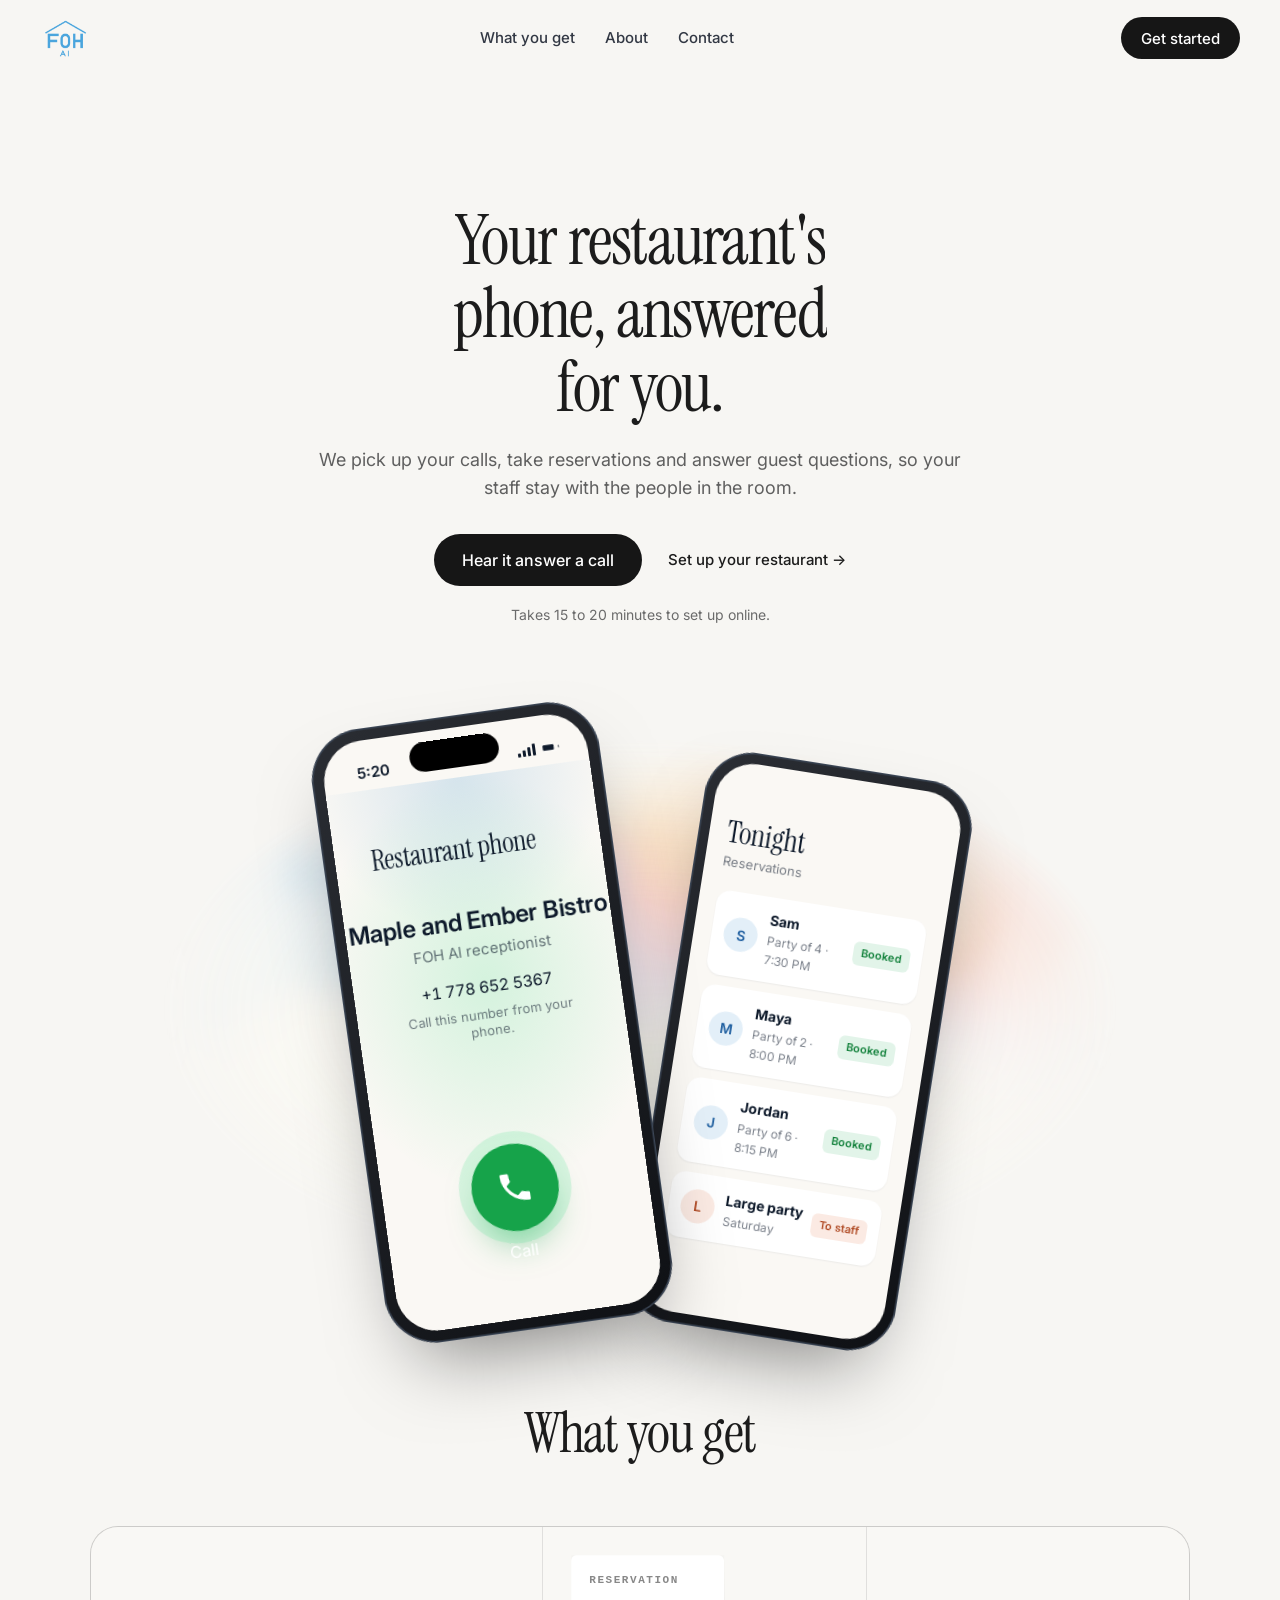
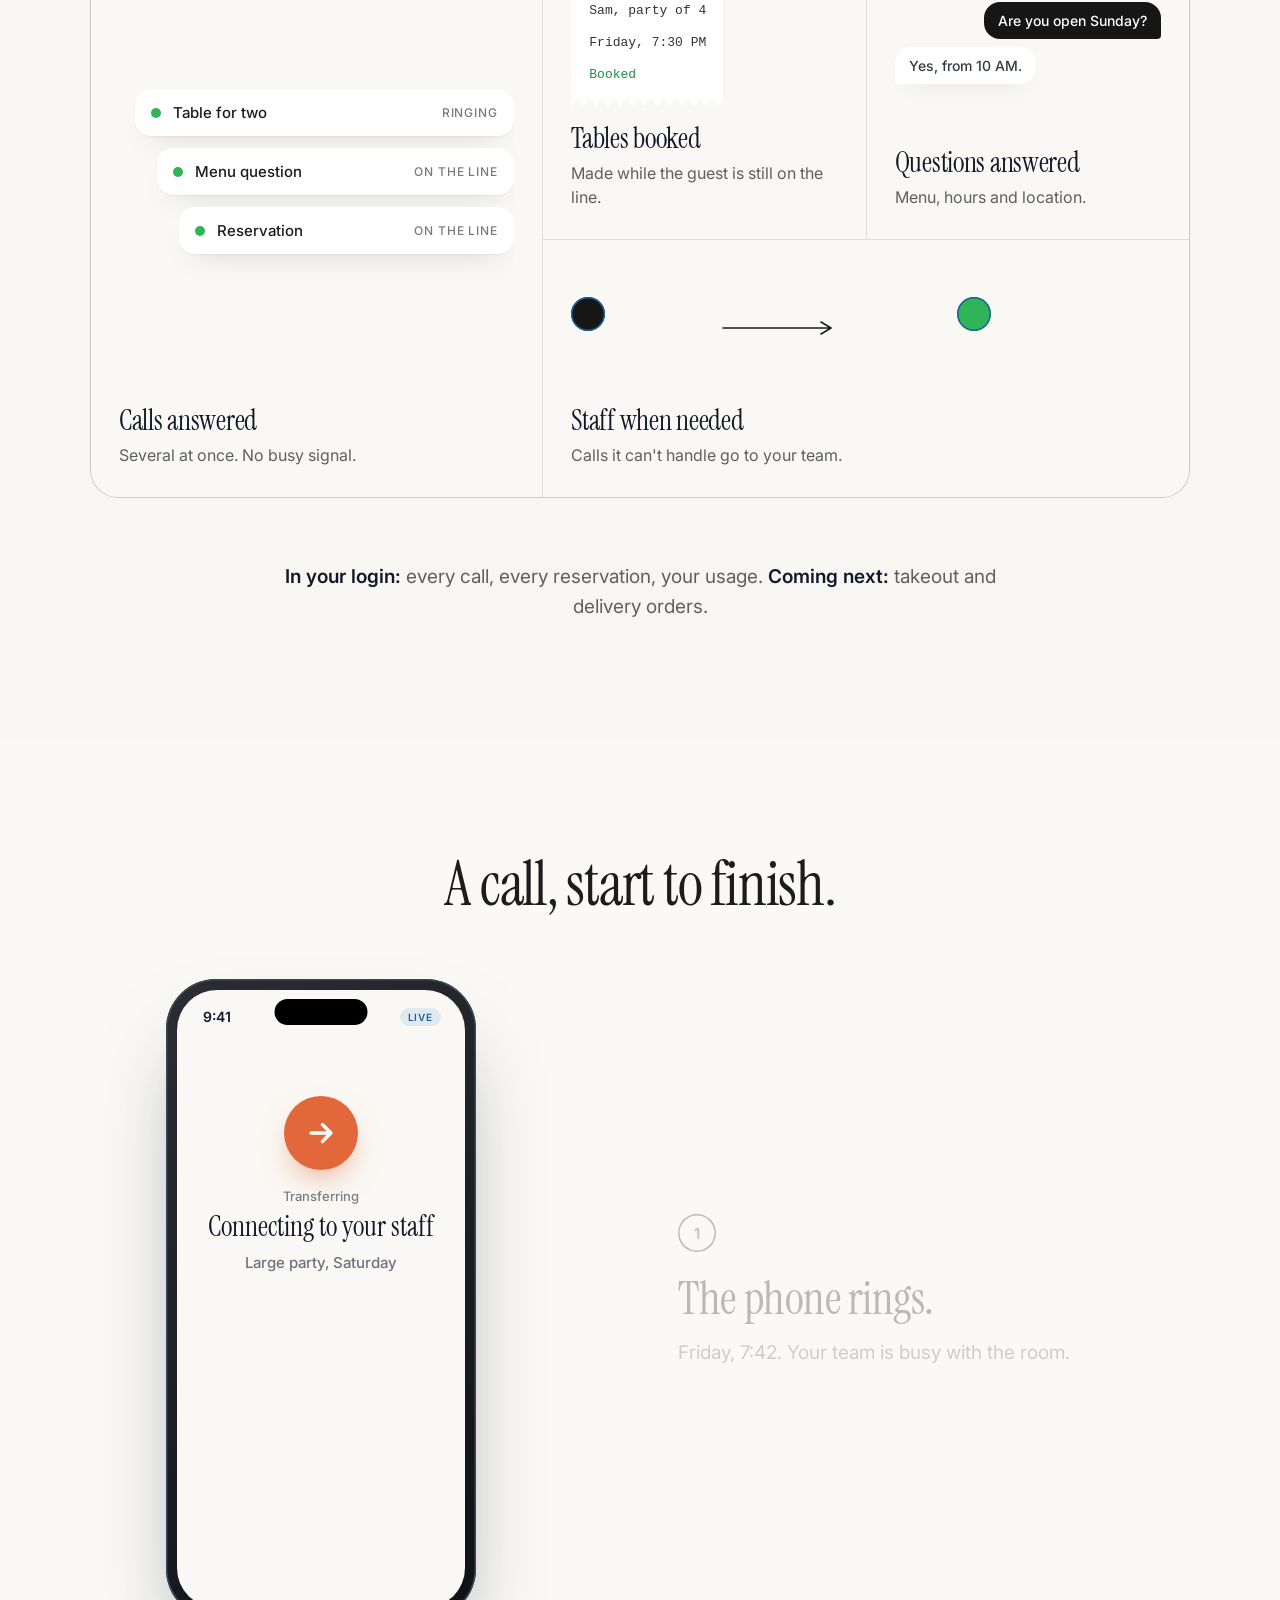
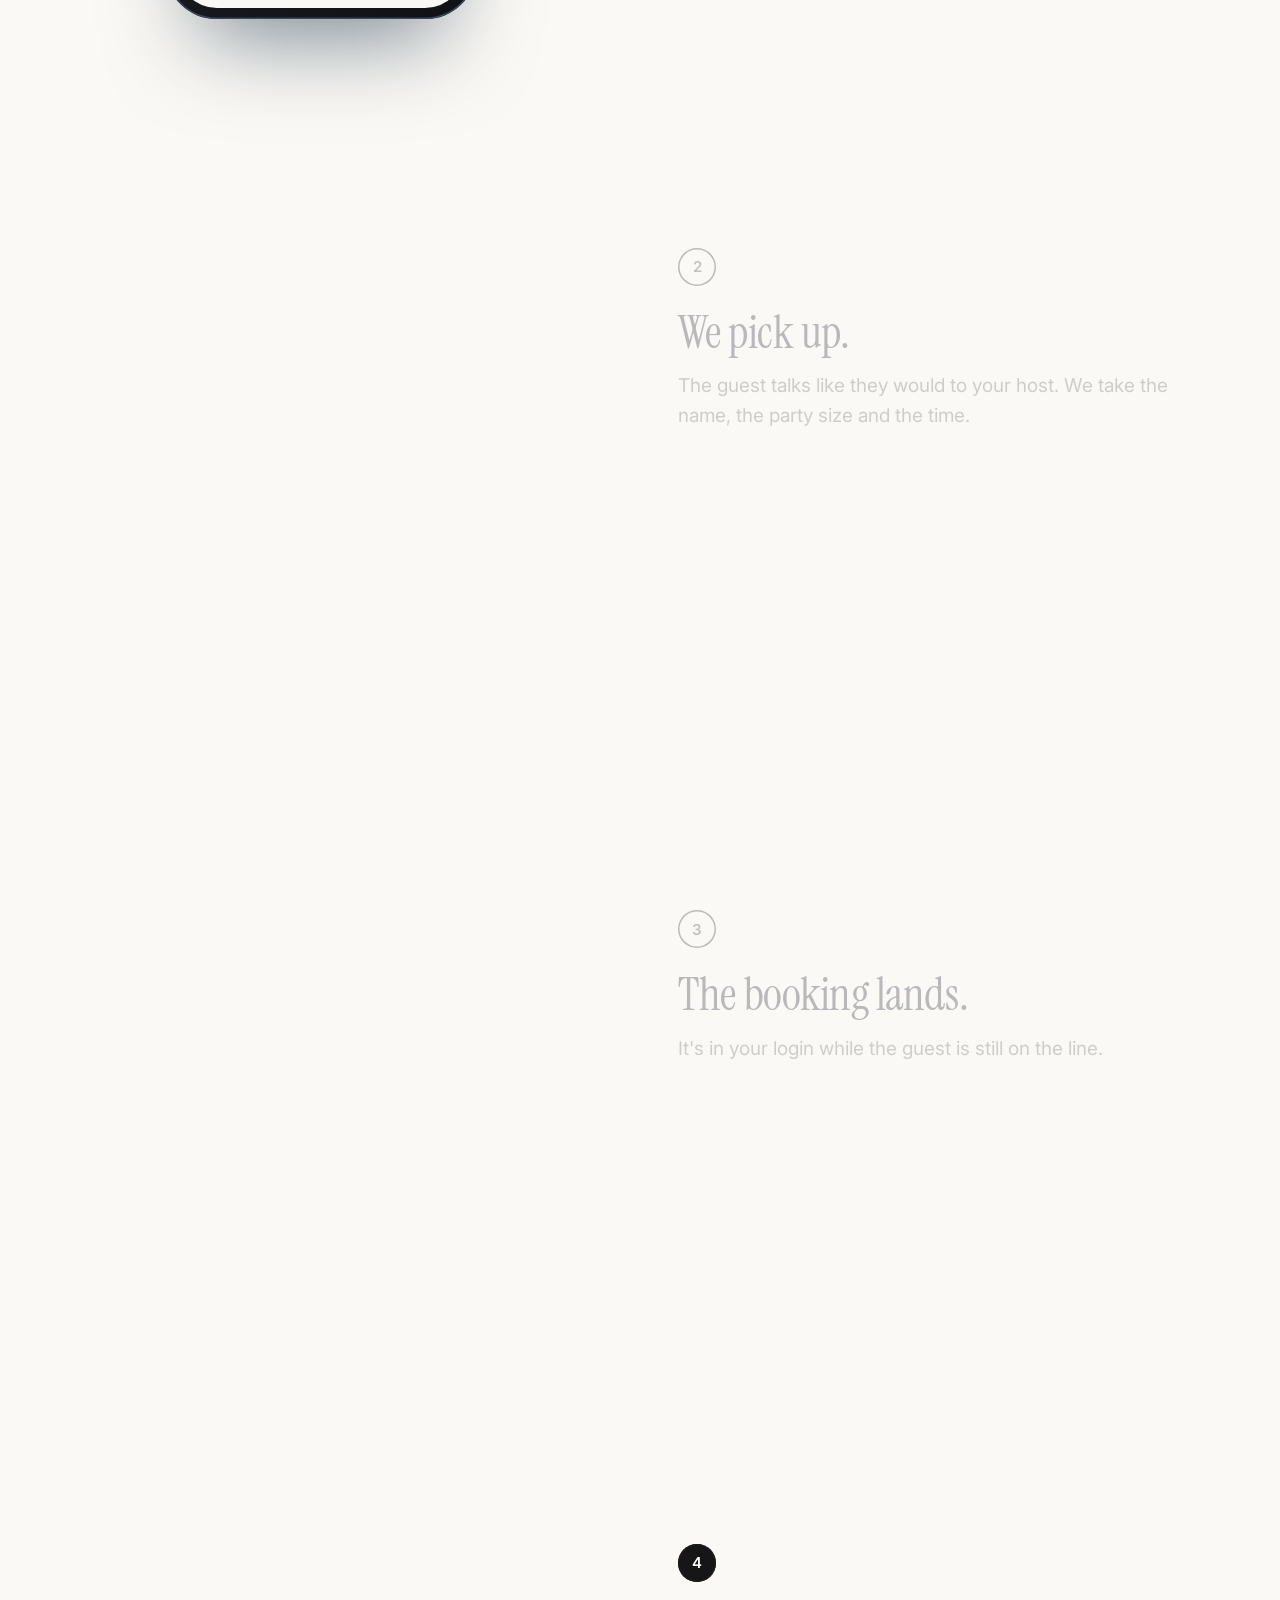
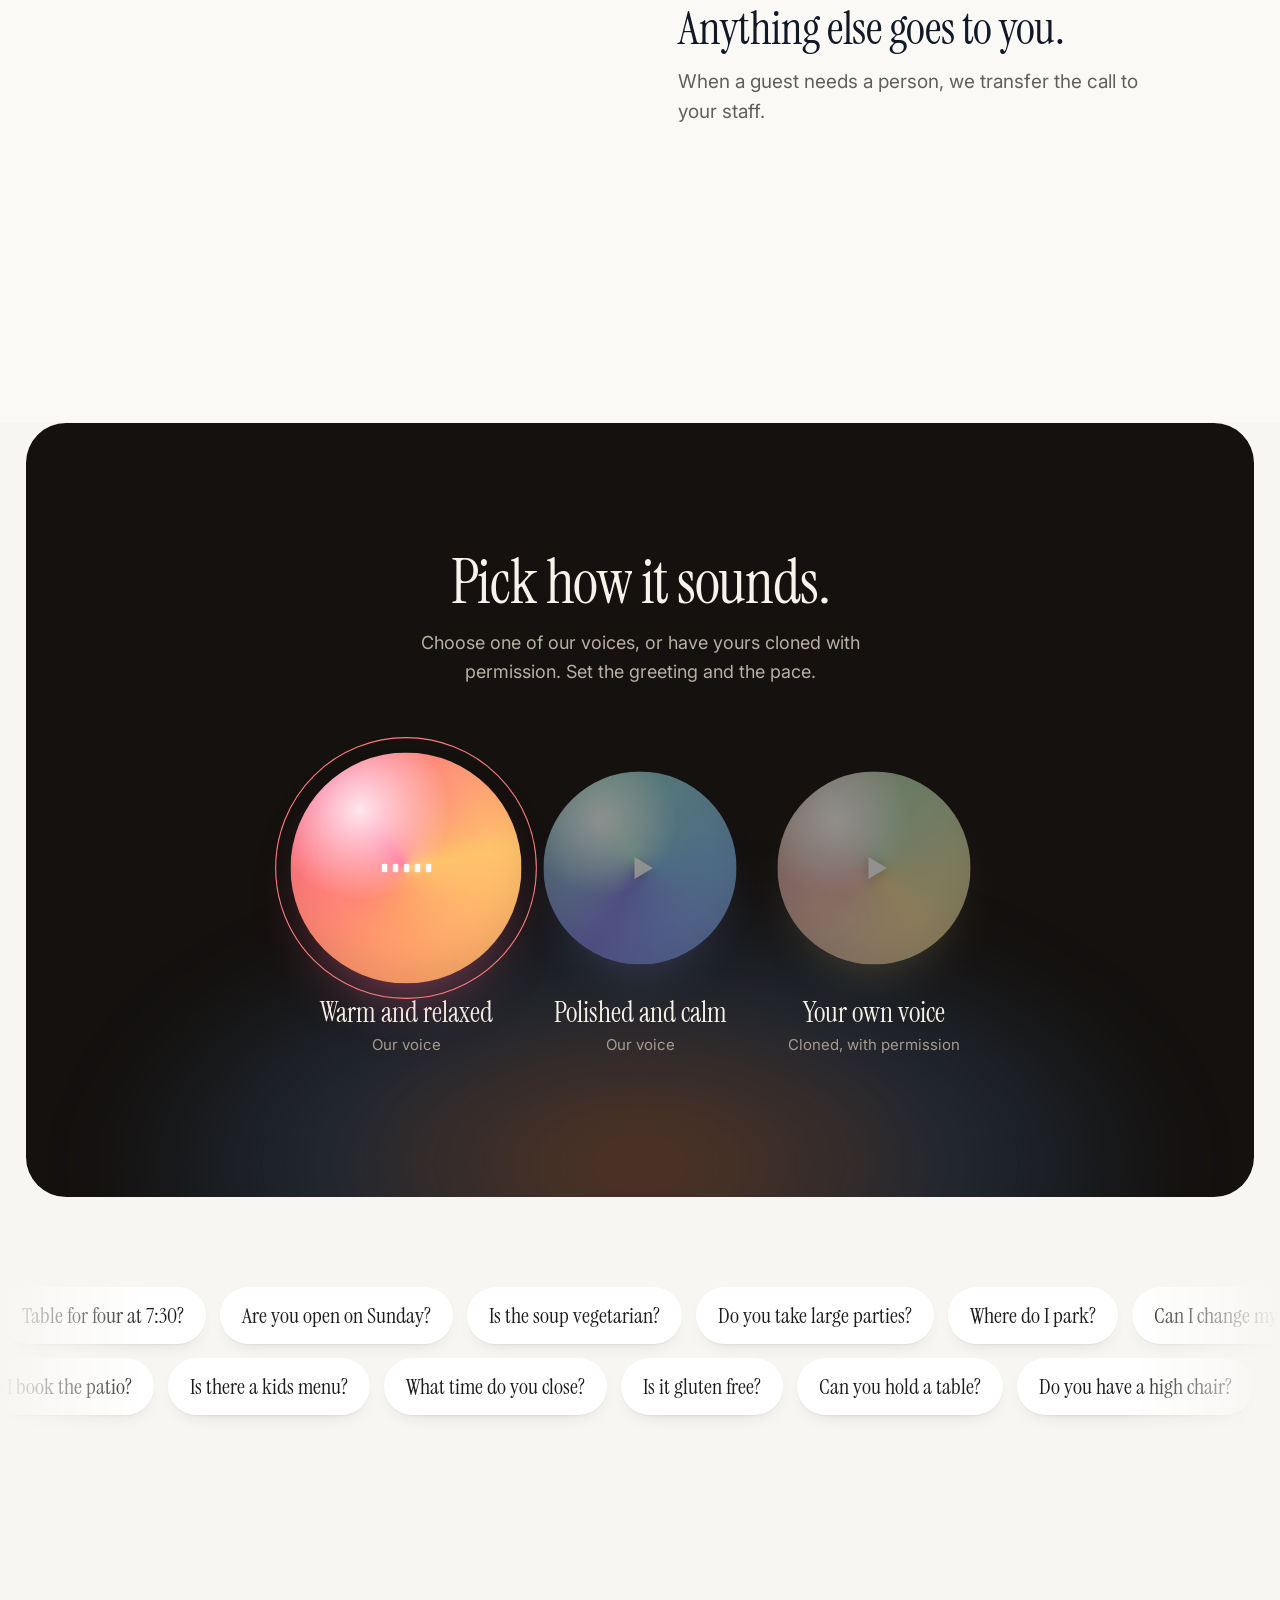
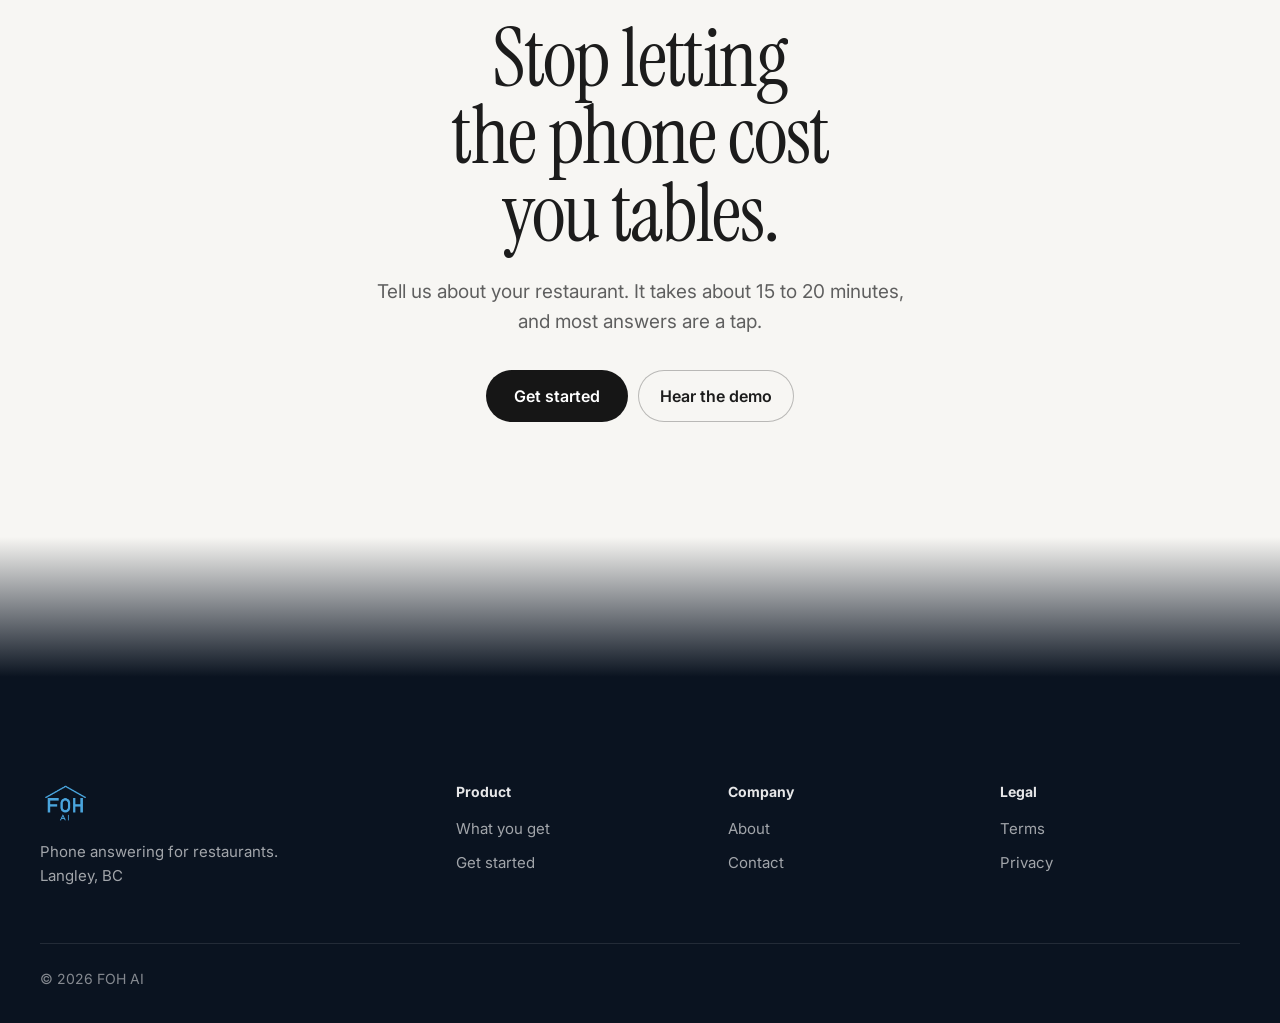
<file: index.html>
<!doctype html>
<html lang="en">
<head>
<meta charset="utf-8">
<meta name="viewport" content="width=device-width, initial-scale=1, viewport-fit=cover">
<title>FOH AI | Every restaurant call answered</title>
<meta name="description" content="A missed call is a table that books somewhere else. FOH AI answers every call for your restaurant, through the rush and after close: reservations, hours, menu and guest questions.">
<link rel="icon" type="image/png" href="favicon.png">
<meta property="og:title" content="FOH AI | Every call answered. Every table kept.">
<meta property="og:description" content="FOH AI answers every call for your restaurant, so your staff stay with the guests in front of them.">
<meta property="og:image" content="https://fohreceptionist.com/logo.png">
<meta name="theme-color" content="#0e1a2b">
<link rel="preconnect" href="https://fonts.googleapis.com">
<link rel="preconnect" href="https://fonts.gstatic.com" crossorigin>
<link rel="stylesheet" href="https://fonts.googleapis.com/css2?family=Inter:wght@400;500;600;700&family=JetBrains+Mono:wght@500&display=swap">
<link rel="stylesheet" href="style.css">
<link rel="stylesheet" href="home.css">
<link rel="stylesheet" href="flow.css">
<script>document.documentElement.classList.add("js")</script>
<script src="tune.js"></script>
</head>
<body class="home">


<header class="hd">
  <div class="hd-in">
    <a class="logo" href="/"><img src="logo-blue.png" alt="FOH AI" width="84" height="70"></a>
    <nav class="hd-nav" id="siteNav" aria-label="Main">
      <a href="#features">What you get</a>
      <a href="about.html">About</a>
      <a href="contact.html">Contact</a>
    </nav>
    <a class="b-blue hd-cta pill-nav" href="onboarding.html">Get started <span class="arw" aria-hidden="true"><svg viewBox="0 0 24 24"><path d="M5 12h14M13 6l6 6-6 6"/></svg></span></a>
    <button class="hd-menu" id="menuBtn" type="button" aria-controls="siteNav" aria-expanded="false" aria-label="Open menu"><svg viewBox="0 0 24 24" aria-hidden="true"><path d="M4 7h16M4 12h16M4 17h16"/></svg></button>
  </div>
</header>

<main>
<!-- hero: the outcome on the left, the demo phone on a deep-blue stage on the right -->
<section class="hero2">
<div class="in hero-split">
  <div class="hero-c">
    <h1>Your restaurant's phone, answered for you.</h1>
    <p class="h-sub">We pick up your calls, take reservations and answer guest questions, so your staff stay with the people in the room.</p>
    <div class="hero-actions">
      <a class="pill-dark" data-demo-call href="tel:+17786525367">Hear it answer a call</a>
      <a class="h-link" href="onboarding.html">Set up your restaurant <span aria-hidden="true">→</span></a>
    </div>
    <p class="hero-note">Takes 15 to 20 minutes to set up online.</p>
  </div>
  <div class="showcase">
      <div class="phone" role="group" aria-label="Demo phone">
        <div class="screen">
          <div class="status" aria-hidden="true">
            <span class="clock">9:41</span>
            <span class="icons">
              <svg viewBox="0 0 18 12"><rect x="0" y="8" width="3" height="4" rx="1"/><rect x="5" y="5.5" width="3" height="6.5" rx="1"/><rect x="10" y="3" width="3" height="9" rx="1"/><rect x="15" y="0" width="3" height="12" rx="1"/></svg>
              <svg viewBox="0 0 26 12"><rect x=".5" y=".5" width="22" height="11" rx="3" fill="none" stroke="#fff" stroke-opacity=".5"/><rect x="2" y="2" width="16" height="8" rx="1.6"/><rect x="24" y="4" width="2" height="4" rx="1" fill-opacity=".5"/></svg>
            </span>
          </div>
          <div class="view recents" id="viewRecents" hidden>
            <div class="rec-top"><span class="edit" aria-hidden="true">Edit</span><span class="demo-pill">Demo</span></div>
            <div class="rec-title">Recents</div>
            <div class="seg" aria-hidden="true"><span class="on">All</span><span>Missed</span></div>
            <ul class="calls" id="calls" aria-label="Recent calls"></ul>
            <div class="call-cta"><a class="btn" id="callDemo" data-demo-call href="tel:+17786525367">Call the demo</a></div>
            <div class="tabbar" aria-hidden="true">
              <span><svg viewBox="0 0 24 24"><path d="m12 2.5 2.9 6 6.6.7-5 4.5 1.4 6.5L12 17l-5.9 3.2 1.4-6.5-5-4.5 6.6-.7z"/></svg>Favourites</span>
              <span class="on"><svg viewBox="0 0 24 24"><path d="M12 2a10 10 0 1 0 0 20 10 10 0 0 0 0-20zm1 10.6V6h-2v7.4l5.1 3.1 1-1.7z"/></svg>Recents</span>
              <span><svg viewBox="0 0 24 24"><path d="M12 12a4.5 4.5 0 1 0 0-9 4.5 4.5 0 0 0 0 9zm0 2c-4.4 0-8 2.2-8 5v2h16v-2c0-2.8-3.6-5-8-5z"/></svg>Contacts</span>
              <span><svg viewBox="0 0 24 24"><circle cx="5" cy="5" r="2.2"/><circle cx="12" cy="5" r="2.2"/><circle cx="19" cy="5" r="2.2"/><circle cx="5" cy="12" r="2.2"/><circle cx="12" cy="12" r="2.2"/><circle cx="19" cy="12" r="2.2"/><circle cx="5" cy="19" r="2.2"/><circle cx="12" cy="19" r="2.2"/><circle cx="19" cy="19" r="2.2"/></svg>Keypad</span>
              <span><svg viewBox="0 0 24 24"><path d="M6.5 7a5 5 0 0 0-1.2 9.8h13.4A5 5 0 1 0 14 10a5 5 0 0 0 1 3h-6a5 5 0 0 0-2.5-6zm0 2.2a2.8 2.8 0 1 1 0 5.6 2.8 2.8 0 0 1 0-5.6zm11 0a2.8 2.8 0 1 1 0 5.6 2.8 2.8 0 0 1 0-5.6z"/></svg>Voicemail</span>
            </div>
          </div>
          <div class="view calling" id="viewCall">
            <span class="rp-title">Restaurant phone</span>
            <span class="demo-pill">Demo</span>
            <div class="who" id="callWho">Maple and Ember Bistro</div>
            <div class="line">FOH AI receptionist</div>
            <div class="num" id="callNum"></div>
            <div class="hint" id="callHint"></div>
            <div class="btns">
              <button class="round no" type="button" id="callBack"><span class="c"><svg viewBox="0 0 24 24"><path d="M15.4 5.4 14 4l-8 8 8 8 1.4-1.4L8.8 12z"/></svg></span>Back</button>
              <a class="round go" id="callGo" href="#"><span class="c"><svg viewBox="0 0 24 24"><path d="M6.6 10.8a15.1 15.1 0 0 0 6.6 6.6l2.2-2.2c.3-.3.7-.4 1-.2 1.1.4 2.3.6 3.6.6.6 0 1 .4 1 1V20c0 .6-.4 1-1 1A17 17 0 0 1 3 4c0-.6.4-1 1-1h3.5c.6 0 1 .4 1 1 0 1.3.2 2.5.6 3.6.1.3 0 .7-.2 1z"/></svg></span>Call</a>
            </div>
          </div>
        </div>
      </div>
      <div class="phone2" aria-hidden="true">
        <div class="p2-screen">
          <div class="p2-top"><b>Tonight</b><span>Reservations</span></div>
          <ul>
            <li><i>S</i><span><b>Sam</b><small>Party of 4 · 7:30 PM</small></span><em>Booked</em></li>
            <li><i>M</i><span><b>Maya</b><small>Party of 2 · 8:00 PM</small></span><em>Booked</em></li>
            <li><i>J</i><span><b>Jordan</b><small>Party of 6 · 8:15 PM</small></span><em>Booked</em></li>
            <li class="o"><i>L</i><span><b>Large party</b><small>Saturday</small></span><em>To staff</em></li>
          </ul>
        </div>
      </div>
    </div>
</div>
</section>

<!-- what you get -->
<section class="panel feat" id="features">
  <div class="in">
    <div class="feat-head">
      <h2>What you get</h2>
    </div>
    <div class="bento">
      <article class="bc bc1" data-r><div class="mini calls"><span class="mc"><i></i>Table for two<em>Ringing</em></span><span class="mc"><i></i>Menu question<em>On the line</em></span><span class="mc"><i></i>Reservation<em>On the line</em></span></div><h3>Calls answered</h3><p>Several at once. No busy signal.</p></article>
      <article class="bc bc2" data-r style="--d:.08s"><div class="mini slip"><b>Reservation</b><span>Sam, party of 4</span><span>Friday, 7:30 PM</span><span class="ok">Booked</span></div><h3>Tables booked</h3><p>Made while the guest is still on the line.</p></article>
      <article class="bc bc3" data-r style="--d:.16s"><div class="mini ask"><span class="q">Are you open Sunday?</span><span class="a">Yes, from 10 AM.<u></u></span></div><h3>Questions answered</h3><p>Menu, hours and location.</p></article>
      <article class="bc bc4" data-r style="--d:.24s"><div class="mini xfer"><span class="dot"></span><svg viewBox="0 0 120 20" aria-hidden="true"><path d="M2 10h108M100 4l10 6-10 6" fill="none" stroke="currentColor" stroke-width="1.6" stroke-linecap="round" stroke-linejoin="round"/></svg><span class="dot b"></span></div><h3>Staff when needed</h3><p>Calls it can't handle go to your team.</p></article>
    </div>
    <p class="feat-more"><b>In your login:</b> every call, every reservation, your usage. <b>Coming next:</b> takeout and delivery orders.</p>
  </div>
</section>

<!-- a call, start to finish: scroll-driven -->
<section class="story" id="how">
  <div class="in">
    <div class="story-head"><h2>A call, start to finish.</h2></div>
    <div class="story-grid">
      <div class="story-stick">
        <div class="sp" data-step="1" aria-hidden="true">
          <div class="sp-ring"><i></i><i></i><i></i></div>
          <div class="sp-screen">
            <div class="sp-top"><span>9:41</span><span class="sp-pill">Live</span></div>
            <div class="sp-view v1">
              <small>Incoming call</small>
              <b>Table for four?</b>
              <span class="sp-num">(604) 555-01&bull;&bull;</span>
              <div class="sp-answer"><span class="sp-btn"></span><em>FOH AI is answering</em></div>
            </div>
            <div class="sp-view v2">
              <small>Live call</small>
              <div class="sp-wave"><i style="--i:0"></i><i style="--i:1"></i><i style="--i:2"></i><i style="--i:3"></i><i style="--i:4"></i><i style="--i:5"></i><i style="--i:6"></i><i style="--i:7"></i><i style="--i:8"></i><i style="--i:9"></i><i style="--i:10"></i><i style="--i:11"></i><i style="--i:12"></i><i style="--i:13"></i><i style="--i:14"></i><i style="--i:15"></i><i style="--i:16"></i><i style="--i:17"></i><i style="--i:18"></i><i style="--i:19"></i><i style="--i:20"></i><i style="--i:21"></i><i style="--i:22"></i><i style="--i:23"></i><i style="--i:24"></i><i style="--i:25"></i><i style="--i:26"></i><i style="--i:27"></i></div>
              <p class="l g">Hi, do you have a table for four tonight, around 7:30?</p>
              <p class="l a">We do. Can I get a name for the booking?</p>
              <p class="l g">It's Sam.</p>
            </div>
            <div class="sp-view v3">
              <span class="sp-check"><svg viewBox="0 0 24 24"><path d="m5 12.5 4.5 4.5L19 7.5"/></svg></span>
              <small>Reservation booked</small>
              <b>Sam</b>
              <dl><div><dt>Party</dt><dd>4 people</dd></div><div><dt>Time</dt><dd>7:30 PM</dd></div><div><dt>Taken</dt><dd>By phone</dd></div></dl>
            </div>
            <div class="sp-view v4">
              <span class="sp-xfer"><svg viewBox="0 0 24 24"><path d="M5 12h14M13 6l6 6-6 6"/></svg></span>
              <small>Transferring</small>
              <b>Connecting to your staff</b>
              <span class="sp-num">Large party, Saturday</span>
            </div>
          </div>
        </div>
      </div>
      <ol class="story-steps">
        <li data-s="1"><span class="sn">1</span><h3>The phone rings.</h3><p>Friday, 7:42. Your team is busy with the room.</p></li>
        <li data-s="2"><span class="sn">2</span><h3>We pick up.</h3><p>The guest talks like they would to your host. We take the name, the party size and the time.</p></li>
        <li data-s="3"><span class="sn">3</span><h3>The booking lands.</h3><p>It's in your login while the guest is still on the line.</p></li>
        <li data-s="4"><span class="sn">4</span><h3>Anything else goes to you.</h3><p>When a guest needs a person, we transfer the call to your staff.</p></li>
      </ol>
    </div>
  </div>
</section>

<!-- voice -->
<section class="voices" id="voice">
  <div class="in">
    <div class="voices-head"><h2>Pick how it sounds.</h2><p class="soft">Choose one of our voices, or have yours cloned with permission. Set the greeting and the pace.</p></div>
    <ul class="orbs">
      <li class="orb o1"><button type="button" aria-pressed="true"><span class="ball"><span class="eq" aria-hidden="true"><i></i><i></i><i></i><i></i><i></i></span></span><b>Warm and relaxed</b><small>Our voice</small></button></li>
      <li class="orb o2"><button type="button" aria-pressed="false"><span class="ball"><span class="eq" aria-hidden="true"><i></i><i></i><i></i><i></i><i></i></span></span><b>Polished and calm</b><small>Our voice</small></button></li>
      <li class="orb o3"><button type="button" aria-pressed="false"><span class="ball"><span class="eq" aria-hidden="true"><i></i><i></i><i></i><i></i><i></i></span></span><b>Your own voice</b><small>Cloned, with permission</small></button></li>
    </ul>
  </div>
</section>

<!-- what guests ask -->
<section class="ticker" aria-label="Things guests ask">
  <div class="tk-track" aria-hidden="true"><span>Table for four at 7:30?</span><span>Are you open on Sunday?</span><span>Is the soup vegetarian?</span><span>Do you take large parties?</span><span>Where do I park?</span><span>Can I change my booking?</span><span>Table for four at 7:30?</span><span>Are you open on Sunday?</span><span>Is the soup vegetarian?</span><span>Do you take large parties?</span><span>Where do I park?</span><span>Can I change my booking?</span></div>
  <div class="tk-track rev" aria-hidden="true"><span>Do you have a high chair?</span><span>Can I book the patio?</span><span>Is there a kids menu?</span><span>What time do you close?</span><span>Is it gluten free?</span><span>Can you hold a table?</span><span>Do you have a high chair?</span><span>Can I book the patio?</span><span>Is there a kids menu?</span><span>What time do you close?</span><span>Is it gluten free?</span><span>Can you hold a table?</span></div>
</section>

<!-- end -->
<section class="panel end2">
  <div class="in">
    <h2>Stop letting the phone <em>cost you tables.</em></h2>
    <p>Tell us about your restaurant. It takes about 15 to 20 minutes, and most answers are a tap.</p>
    <div class="btn-row center">
      <a class="b-blue big" href="onboarding.html">Get started <span class="arw" aria-hidden="true"><svg viewBox="0 0 24 24"><path d="M5 12h14M13 6l6 6-6 6"/></svg></span></a>
      <a class="b-line" data-demo-call href="tel:+17786525367">Hear the demo</a>
    </div>
  </div>
</section>
</main>

<footer class="ft2">
  <div class="in ft-in">
    <div class="ft-brand"><img src="logo-blue.png" alt="FOH AI" width="84" height="70"><p>Phone answering for restaurants.<br>Langley, BC</p></div>
    <nav class="ft-col" aria-label="Product"><b>Product</b><a href="#features">What you get</a><a href="onboarding.html">Get started</a></nav>
    <nav class="ft-col" aria-label="Company"><b>Company</b><a href="about.html">About</a><a href="contact.html">Contact</a></nav>
    <nav class="ft-col" aria-label="Legal"><b>Legal</b><a href="terms.html">Terms</a><a href="privacy.html">Privacy</a></nav>
  </div>
  <div class="in"><div class="ft-base">&copy; 2026 FOH AI</div></div>
</footer>

<script src="phone.js"></script>
<script src="site.js"></script>
<script src="flow.js"></script>
</body>
</html>
</file>
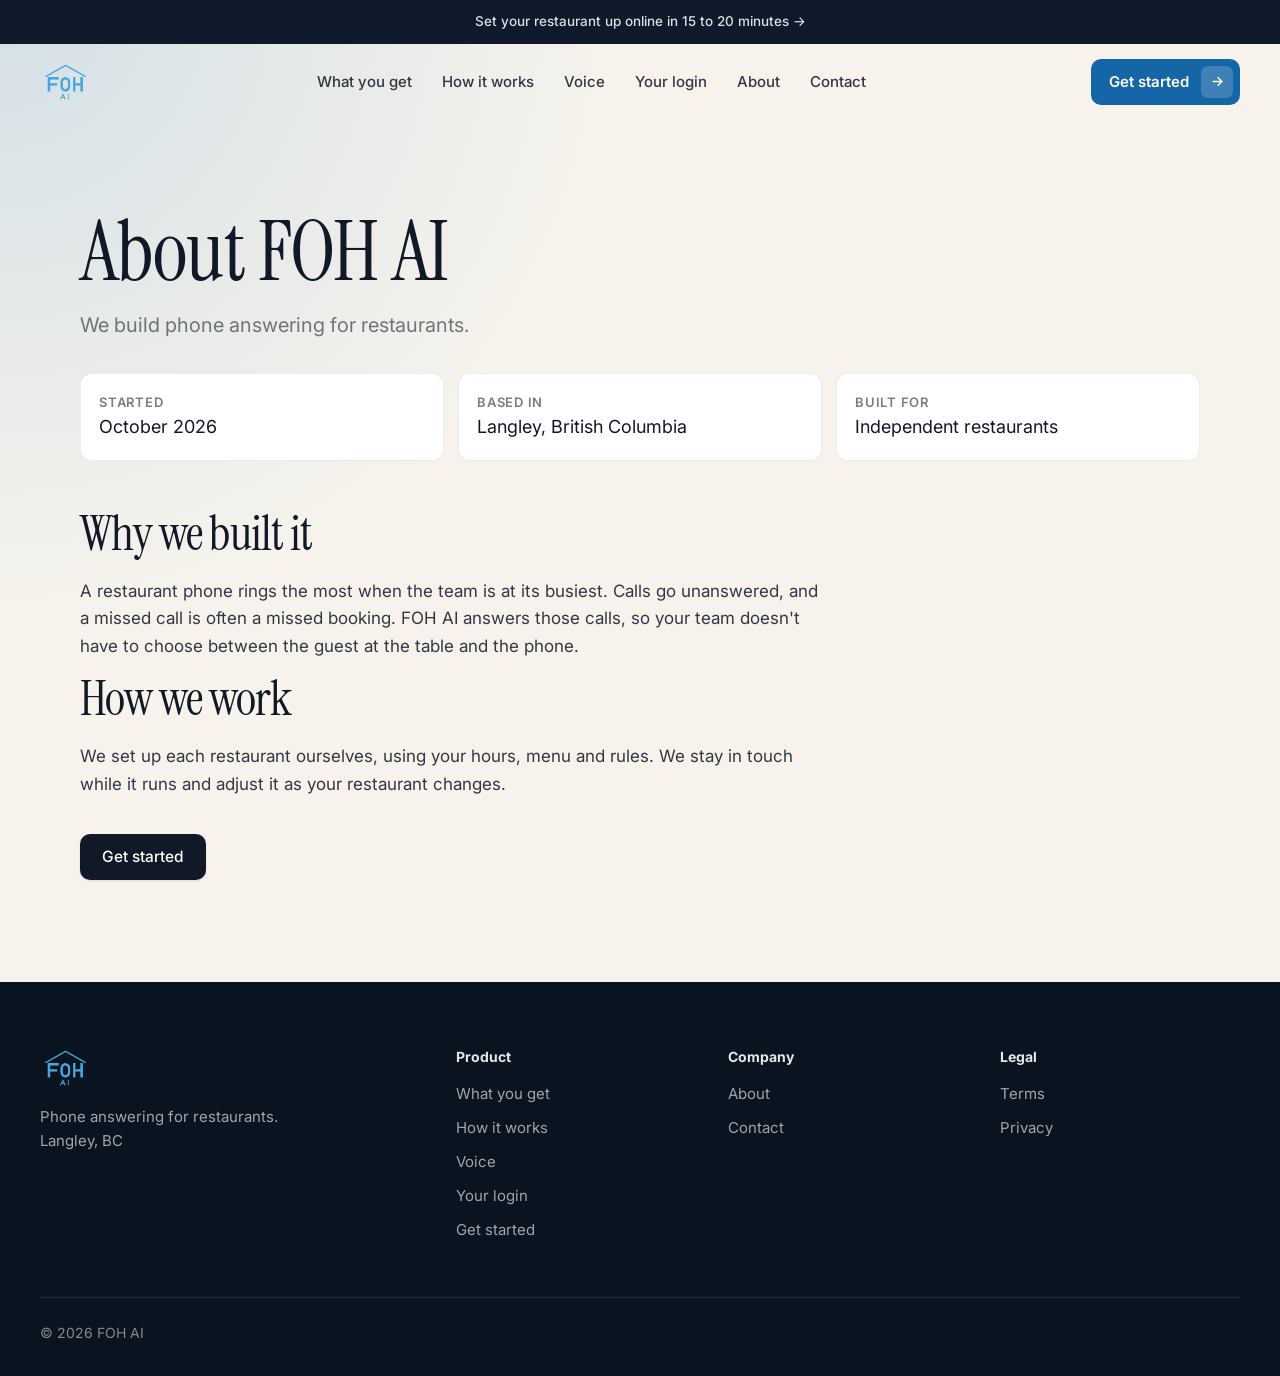
<file: about.html>
<!doctype html>
<html lang="en">
<head>
<meta charset="utf-8">
<meta name="viewport" content="width=device-width, initial-scale=1, viewport-fit=cover">
<title>About | FOH AI</title>
<meta name="description" content="About FOH AI, phone answering for restaurants.">
<link rel="icon" type="image/png" href="favicon.png">
<meta property="og:title" content="About | FOH AI">
<meta property="og:description" content="About FOH AI, phone answering for restaurants.">
<meta property="og:image" content="https://fohreceptionist.com/logo.png">
<link rel="preconnect" href="https://fonts.googleapis.com">
<link rel="preconnect" href="https://fonts.gstatic.com" crossorigin>
<link rel="stylesheet" href="https://fonts.googleapis.com/css2?family=Inter:wght@400;500;600;700&family=JetBrains+Mono:wght@500&display=swap">
<link rel="stylesheet" href="style.css">
<link rel="stylesheet" href="home.css">
<script src="tune.js"></script>
<style>
.facts{display:grid;grid-template-columns:repeat(auto-fit,minmax(200px,1fr));gap:14px;max-width:none;margin:32px 0 48px}
.facts .fact{display:block;padding:18px;border:1px solid var(--line)}
.facts .fact b,.facts .fact span{display:block}
.prose h2{margin-top:40px;margin-bottom:12px}
</style>
</head>
<body class="home">

<a class="announce" href="onboarding.html">Set your restaurant up online in 15 to 20 minutes <span aria-hidden="true">→</span></a>

<header class="hd">
  <div class="hd-in">
    <a class="logo" href="/"><img src="logo-blue.png" alt="FOH AI" width="84" height="70"></a>
    <nav class="hd-nav" id="siteNav" aria-label="Main">
      <a href="index.html#features">What you get</a>
      <a href="index.html#how">How it works</a>
      <a href="index.html#voice">Voice</a>
      <a href="index.html#login">Your login</a>
      <a href="about.html" aria-current="page">About</a>
      <a href="contact.html">Contact</a>
    </nav>
    <a class="b-blue hd-cta" href="onboarding.html">Get started <span class="arw" aria-hidden="true"><svg viewBox="0 0 24 24"><path d="M5 12h14M13 6l6 6-6 6"/></svg></span></a>
    <button class="hd-menu" id="menuBtn" type="button" aria-controls="siteNav" aria-expanded="false" aria-label="Open menu"><svg viewBox="0 0 24 24" aria-hidden="true"><path d="M4 7h16M4 12h16M4 17h16"/></svg></button>
  </div>
</header>

<main>
  <div class="page">
    <div class="wrap">
      <h1>About FOH AI</h1>
      <p class="intro">We build phone answering for restaurants.</p>

      <div class="facts">
        <div class="fact"><b>Started</b><span>October 2026</span></div>
        <div class="fact"><b>Based in</b><span>Langley, British Columbia</span></div>
        <div class="fact"><b>Built for</b><span>Independent restaurants</span></div>
      </div>

      <div class="prose">
        <h2>Why we built it</h2>
        <p>A restaurant phone rings the most when the team is at its busiest. Calls go unanswered, and a missed call is often a missed booking. FOH AI answers those calls, so your team doesn't have to choose between the guest at the table and the phone.</p>

        <h2>How we work</h2>
        <p>We set up each restaurant ourselves, using your hours, menu and rules. We stay in touch while it runs and adjust it as your restaurant changes.</p>
      </div>

      <p style="margin-top:36px"><a class="btn" href="onboarding.html">Get started</a></p>
    </div>
  </div>
</main>

<footer class="ft2">
  <div class="in ft-in">
    <div class="ft-brand"><img src="logo-blue.png" alt="FOH AI" width="84" height="70"><p>Phone answering for restaurants.<br>Langley, BC</p></div>
    <nav class="ft-col" aria-label="Product"><b>Product</b><a href="index.html#features">What you get</a><a href="index.html#how">How it works</a><a href="index.html#voice">Voice</a><a href="index.html#login">Your login</a><a href="onboarding.html">Get started</a></nav>
    <nav class="ft-col" aria-label="Company"><b>Company</b><a href="about.html">About</a><a href="contact.html">Contact</a></nav>
    <nav class="ft-col" aria-label="Legal"><b>Legal</b><a href="terms.html">Terms</a><a href="privacy.html">Privacy</a></nav>
  </div>
  <div class="in"><div class="ft-base">&copy; 2026 FOH AI</div></div>
</footer>

<script src="site.js"></script>
</body>
</html>
</file>
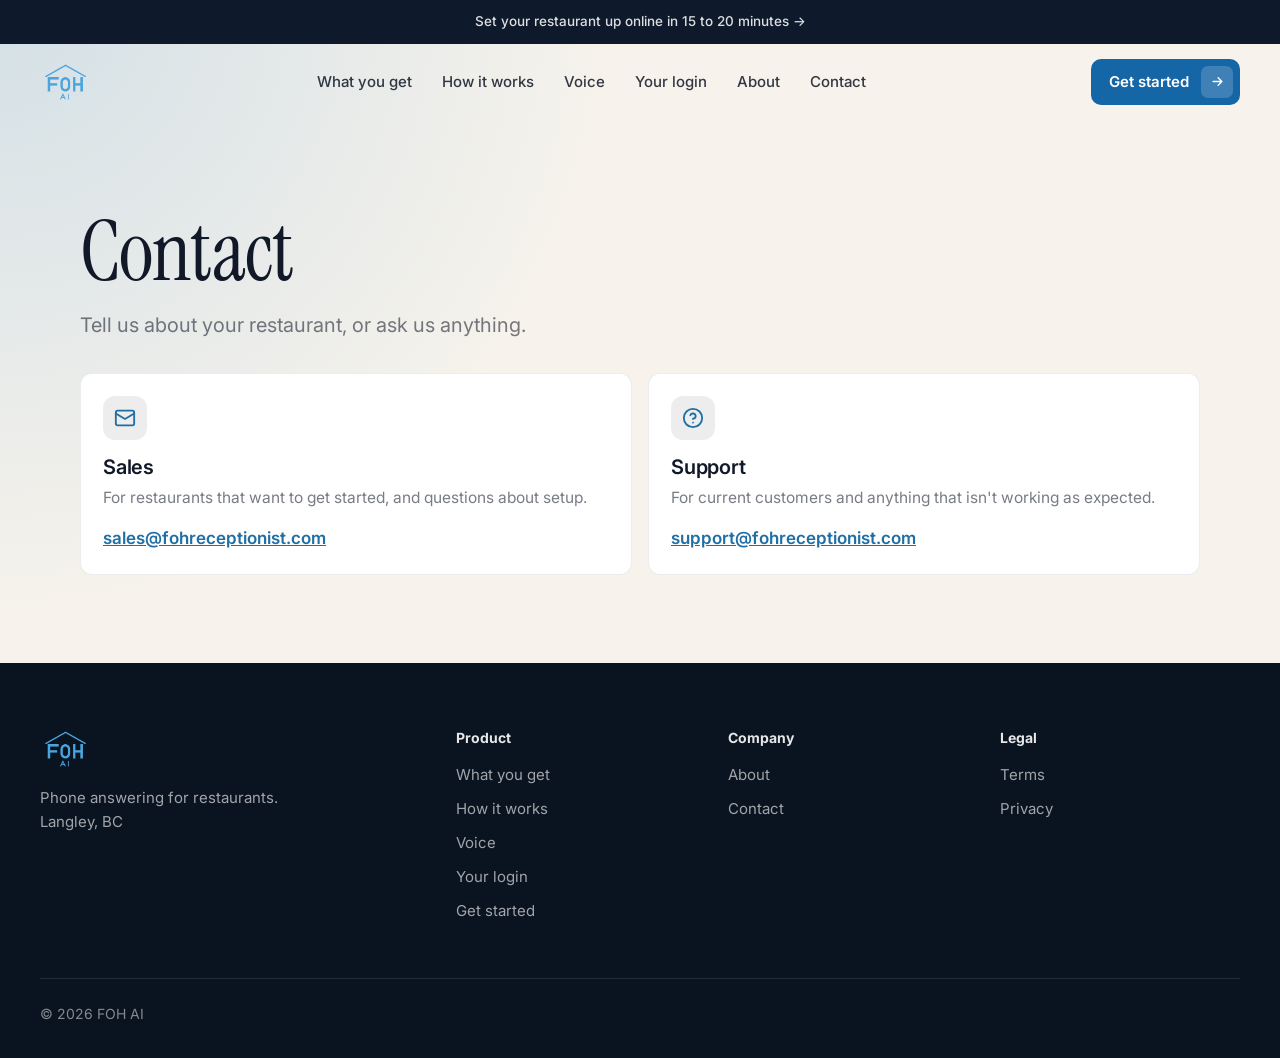
<file: contact.html>
<!doctype html>
<html lang="en">
<head>
<meta charset="utf-8">
<meta name="viewport" content="width=device-width, initial-scale=1, viewport-fit=cover">
<title>Contact | FOH AI</title>
<meta name="description" content="Contact FOH AI for sales or support.">
<link rel="icon" type="image/png" href="favicon.png">
<meta property="og:title" content="Contact | FOH AI">
<meta property="og:description" content="Contact FOH AI for sales or support.">
<meta property="og:image" content="https://fohreceptionist.com/logo.png">
<link rel="preconnect" href="https://fonts.googleapis.com">
<link rel="preconnect" href="https://fonts.gstatic.com" crossorigin>
<link rel="stylesheet" href="https://fonts.googleapis.com/css2?family=Inter:wght@400;500;600;700&family=JetBrains+Mono:wght@500&display=swap">
<link rel="stylesheet" href="style.css">
<link rel="stylesheet" href="home.css">
<script src="tune.js"></script>
</head>
<body class="home">

<a class="announce" href="onboarding.html">Set your restaurant up online in 15 to 20 minutes <span aria-hidden="true">→</span></a>

<header class="hd">
  <div class="hd-in">
    <a class="logo" href="/"><img src="logo-blue.png" alt="FOH AI" width="84" height="70"></a>
    <nav class="hd-nav" id="siteNav" aria-label="Main">
      <a href="index.html#features">What you get</a>
      <a href="index.html#how">How it works</a>
      <a href="index.html#voice">Voice</a>
      <a href="index.html#login">Your login</a>
      <a href="about.html">About</a>
      <a href="contact.html" aria-current="page">Contact</a>
    </nav>
    <a class="b-blue hd-cta" href="onboarding.html">Get started <span class="arw" aria-hidden="true"><svg viewBox="0 0 24 24"><path d="M5 12h14M13 6l6 6-6 6"/></svg></span></a>
    <button class="hd-menu" id="menuBtn" type="button" aria-controls="siteNav" aria-expanded="false" aria-label="Open menu"><svg viewBox="0 0 24 24" aria-hidden="true"><path d="M4 7h16M4 12h16M4 17h16"/></svg></button>
  </div>
</header>

<main>
  <div class="page">
    <div class="wrap">
      <h1>Contact</h1>
      <p class="intro">Tell us about your restaurant, or ask us anything.</p>
      <div class="contacts">
        <div class="card">
          <div class="icon"><svg width="22" height="22" viewBox="0 0 24 24" fill="none" stroke="currentColor" stroke-width="2" stroke-linecap="round" stroke-linejoin="round" aria-hidden="true"><rect x="2" y="4" width="20" height="16" rx="2"/><path d="m22 7-10 6L2 7"/></svg></div>
          <h3>Sales</h3>
          <p>For restaurants that want to get started, and questions about setup.</p>
          <a class="addr" href="mailto:sales@fohreceptionist.com">sales@fohreceptionist.com</a>
        </div>
        <div class="card">
          <div class="icon"><svg width="22" height="22" viewBox="0 0 24 24" fill="none" stroke="currentColor" stroke-width="2" stroke-linecap="round" stroke-linejoin="round" aria-hidden="true"><circle cx="12" cy="12" r="10"/><path d="M9.1 9a3 3 0 0 1 5.8 1c0 2-3 3-3 3M12 17h.01"/></svg></div>
          <h3>Support</h3>
          <p>For current customers and anything that isn't working as expected.</p>
          <a class="addr" href="mailto:support@fohreceptionist.com">support@fohreceptionist.com</a>
        </div>
      </div>
    </div>
  </div>
</main>

<footer class="ft2">
  <div class="in ft-in">
    <div class="ft-brand"><img src="logo-blue.png" alt="FOH AI" width="84" height="70"><p>Phone answering for restaurants.<br>Langley, BC</p></div>
    <nav class="ft-col" aria-label="Product"><b>Product</b><a href="index.html#features">What you get</a><a href="index.html#how">How it works</a><a href="index.html#voice">Voice</a><a href="index.html#login">Your login</a><a href="onboarding.html">Get started</a></nav>
    <nav class="ft-col" aria-label="Company"><b>Company</b><a href="about.html">About</a><a href="contact.html">Contact</a></nav>
    <nav class="ft-col" aria-label="Legal"><b>Legal</b><a href="terms.html">Terms</a><a href="privacy.html">Privacy</a></nav>
  </div>
  <div class="in"><div class="ft-base">&copy; 2026 FOH AI</div></div>
</footer>

<script src="site.js"></script>
</body>
</html>
</file>
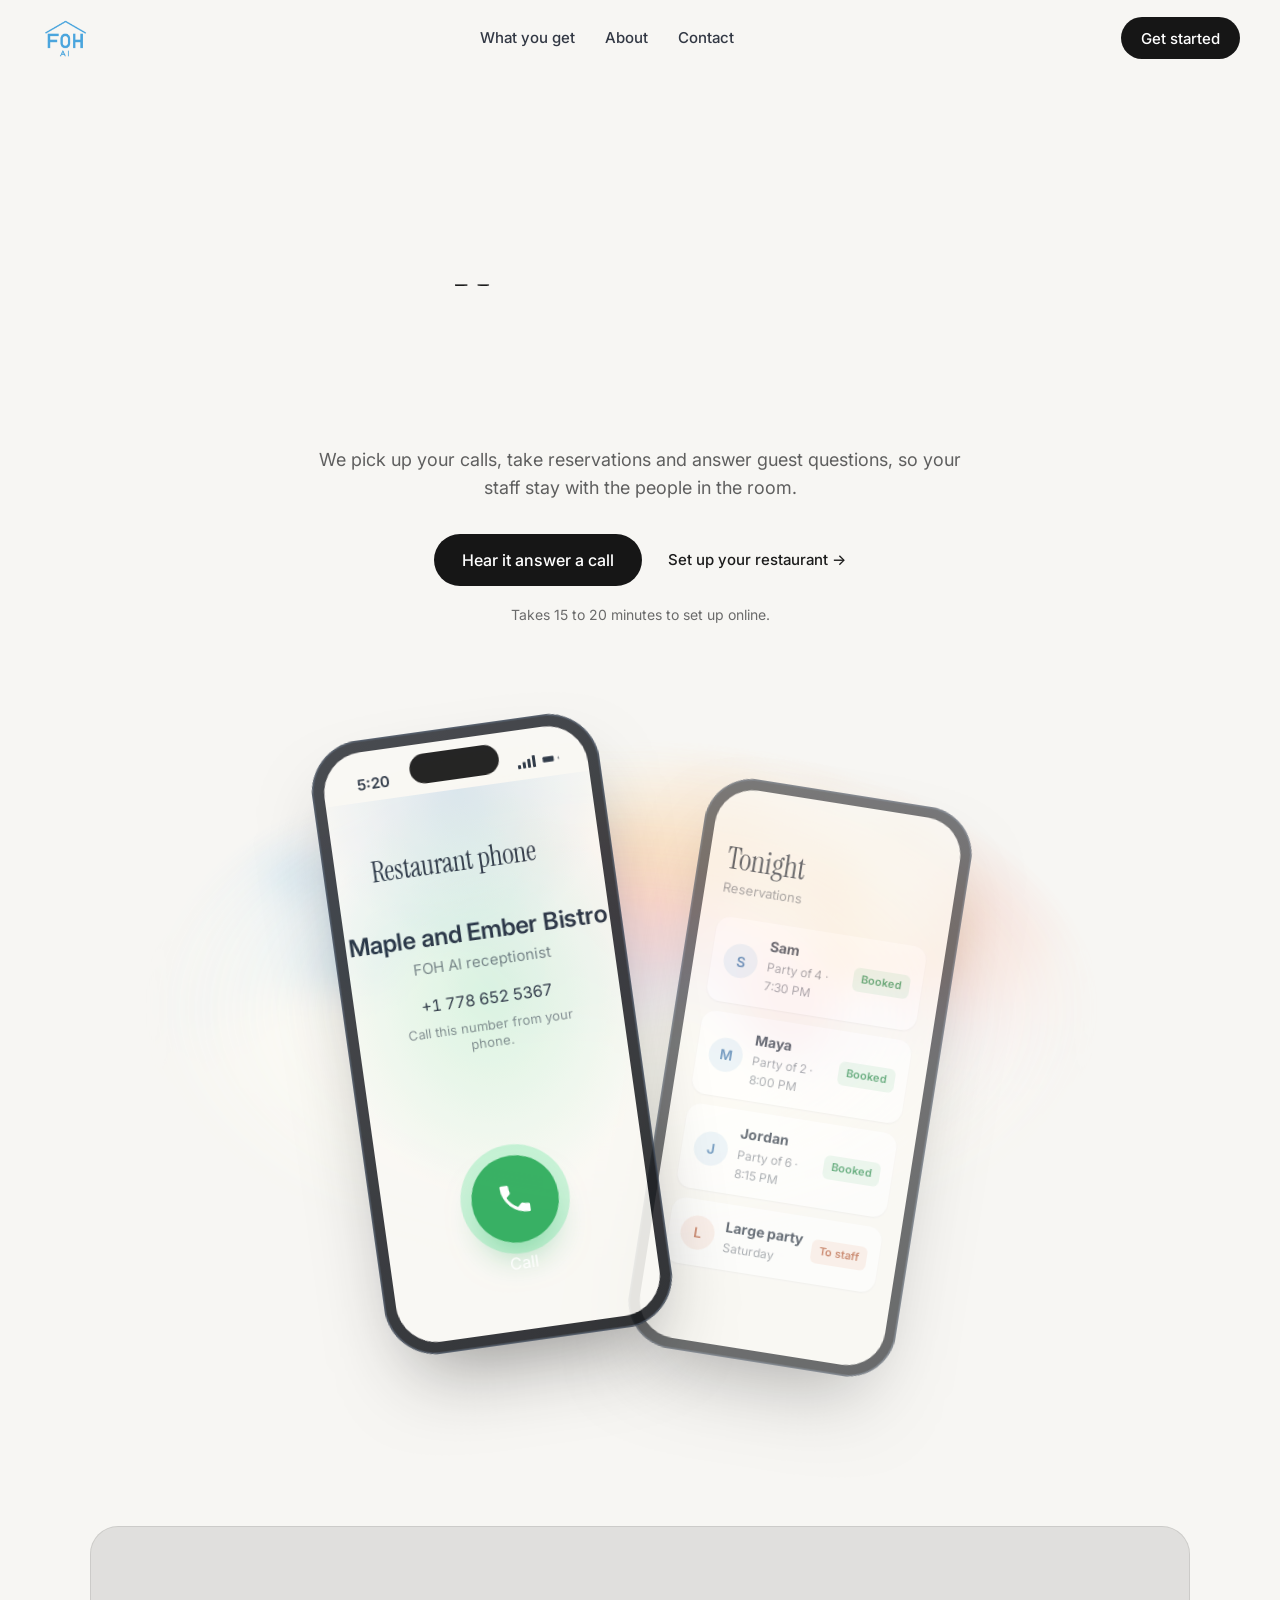
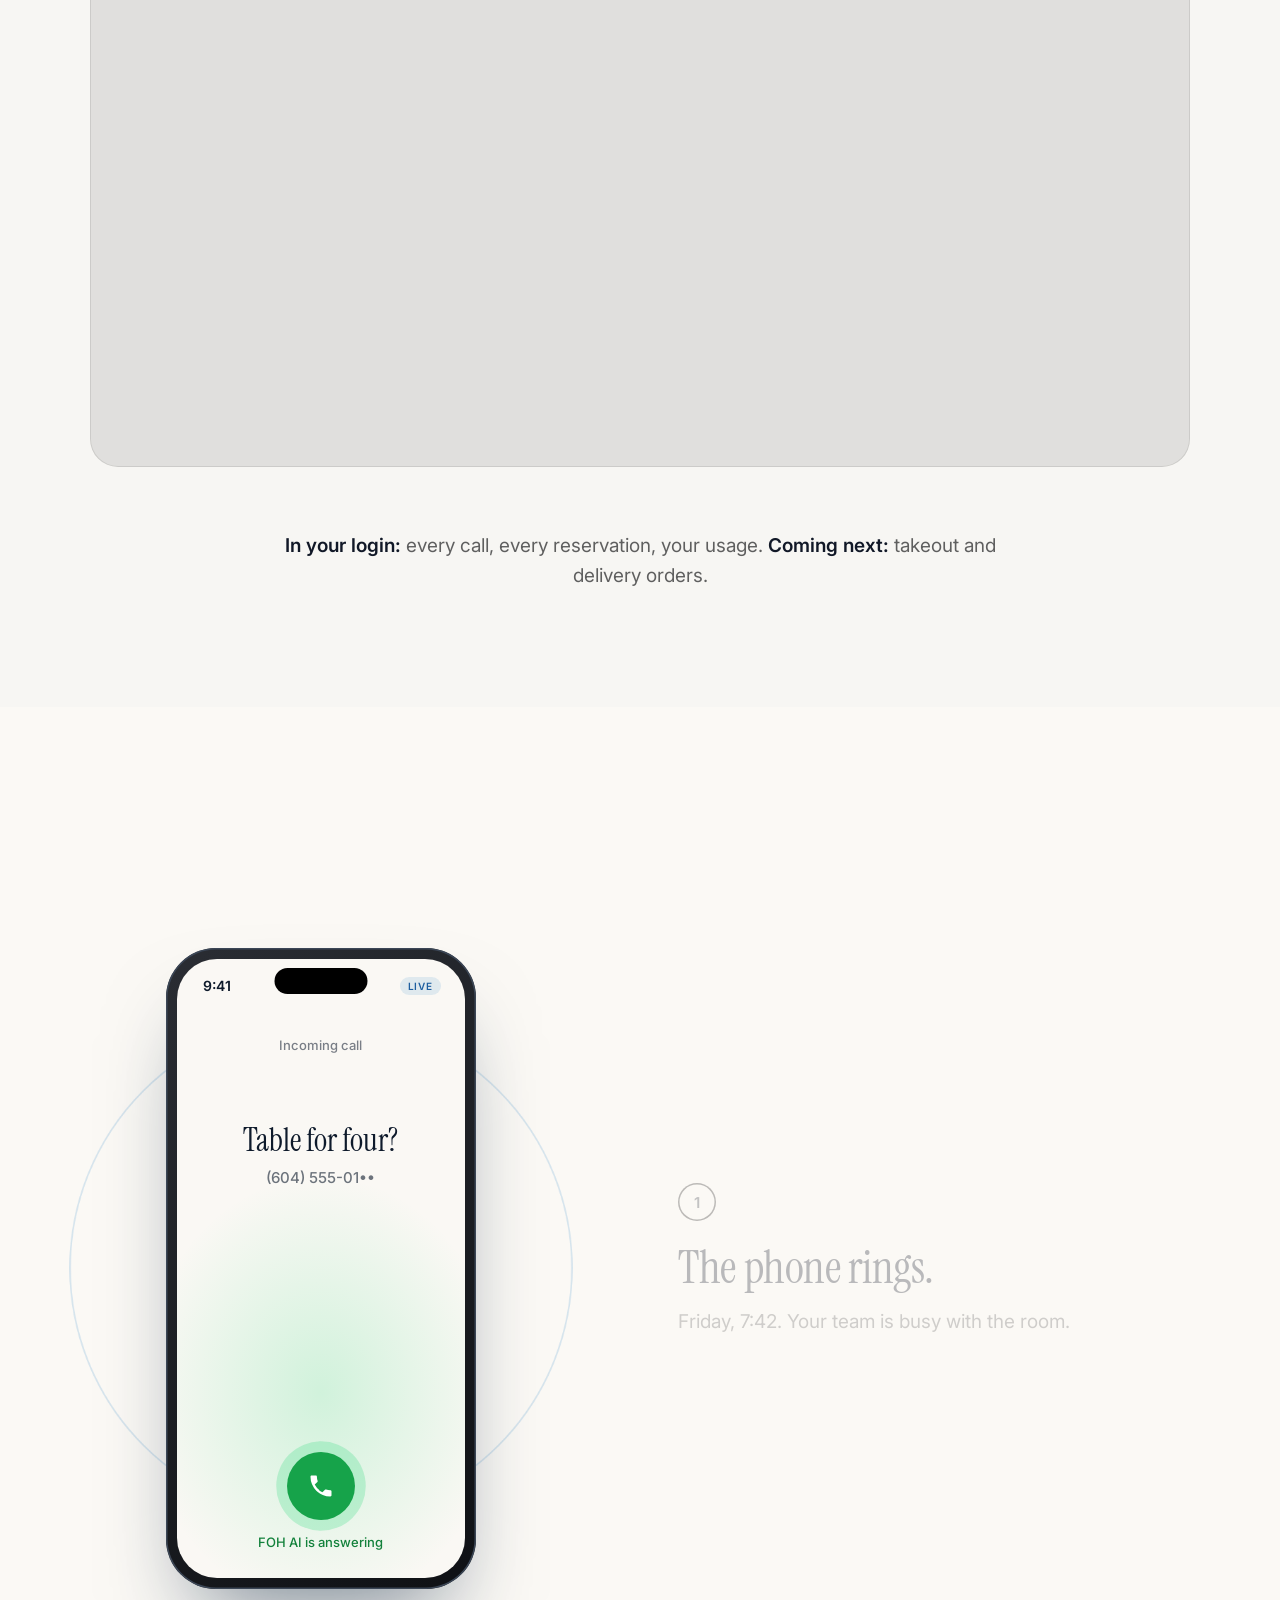
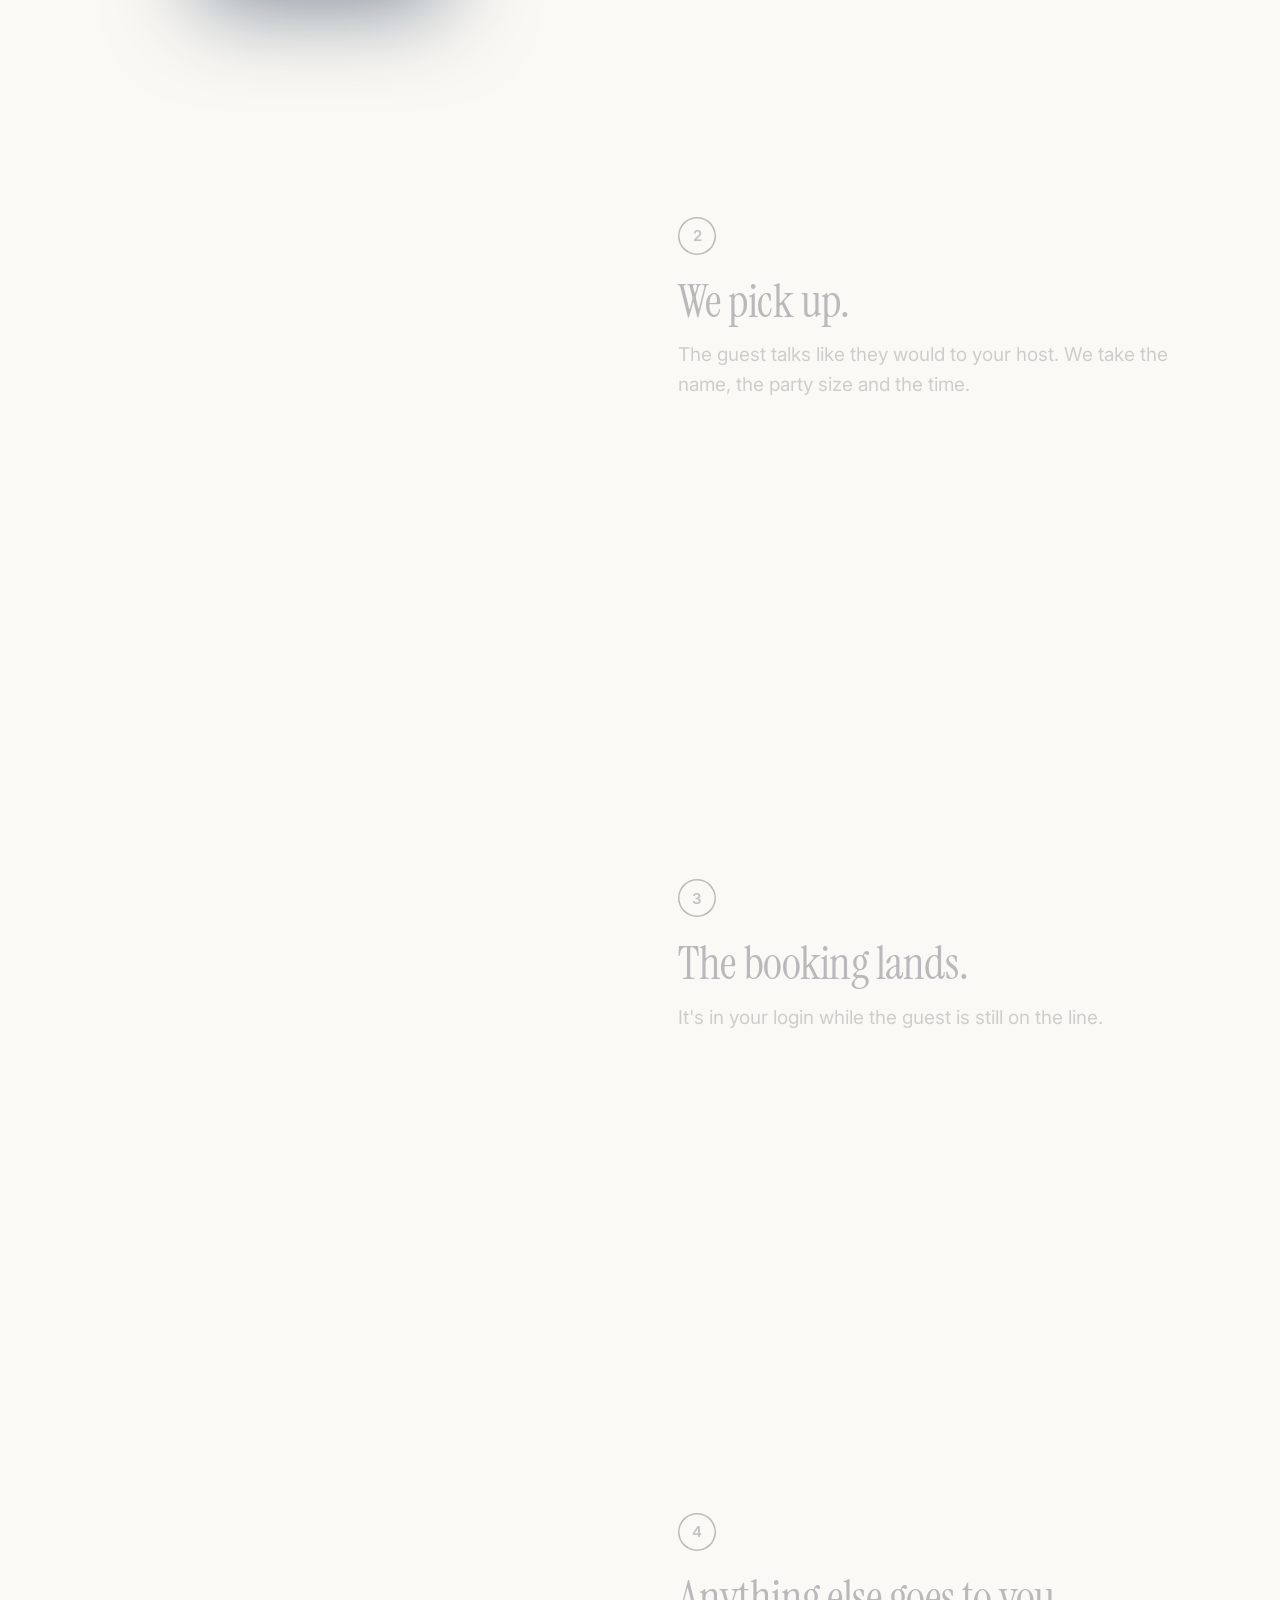
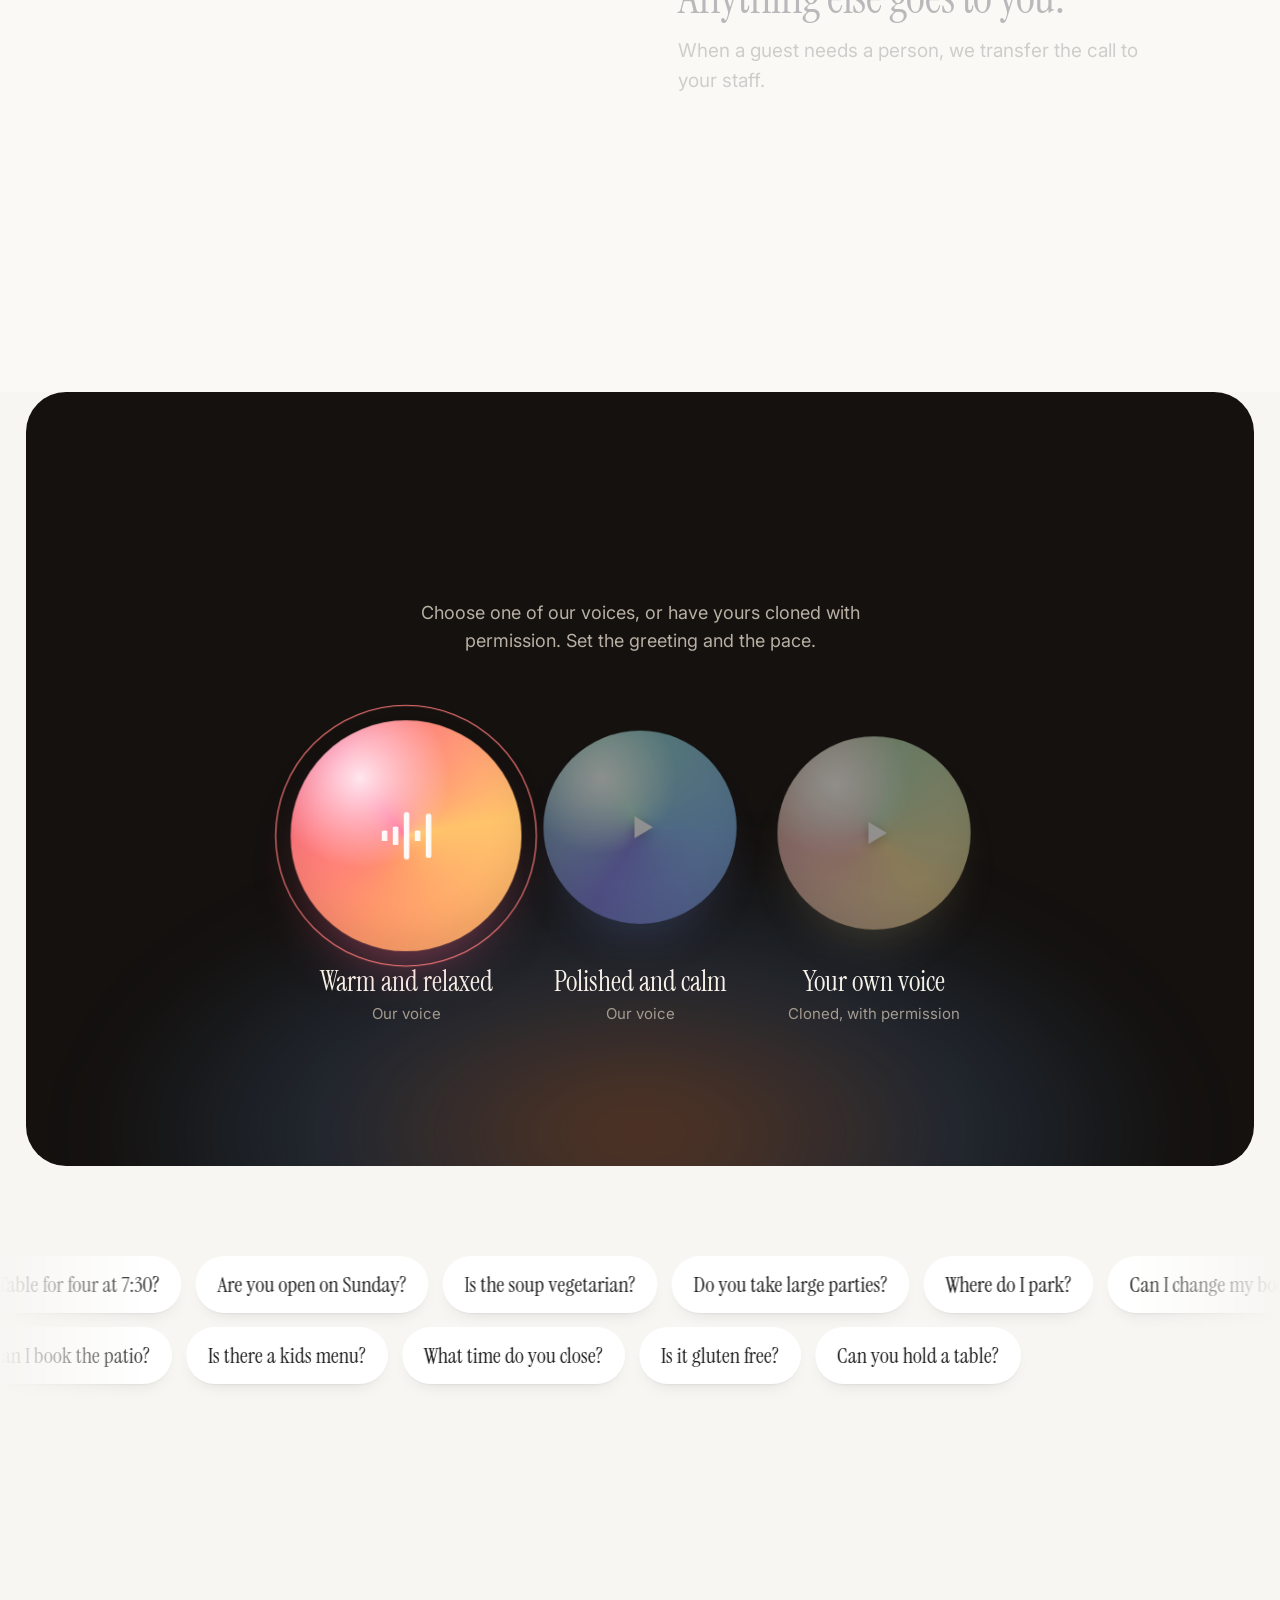
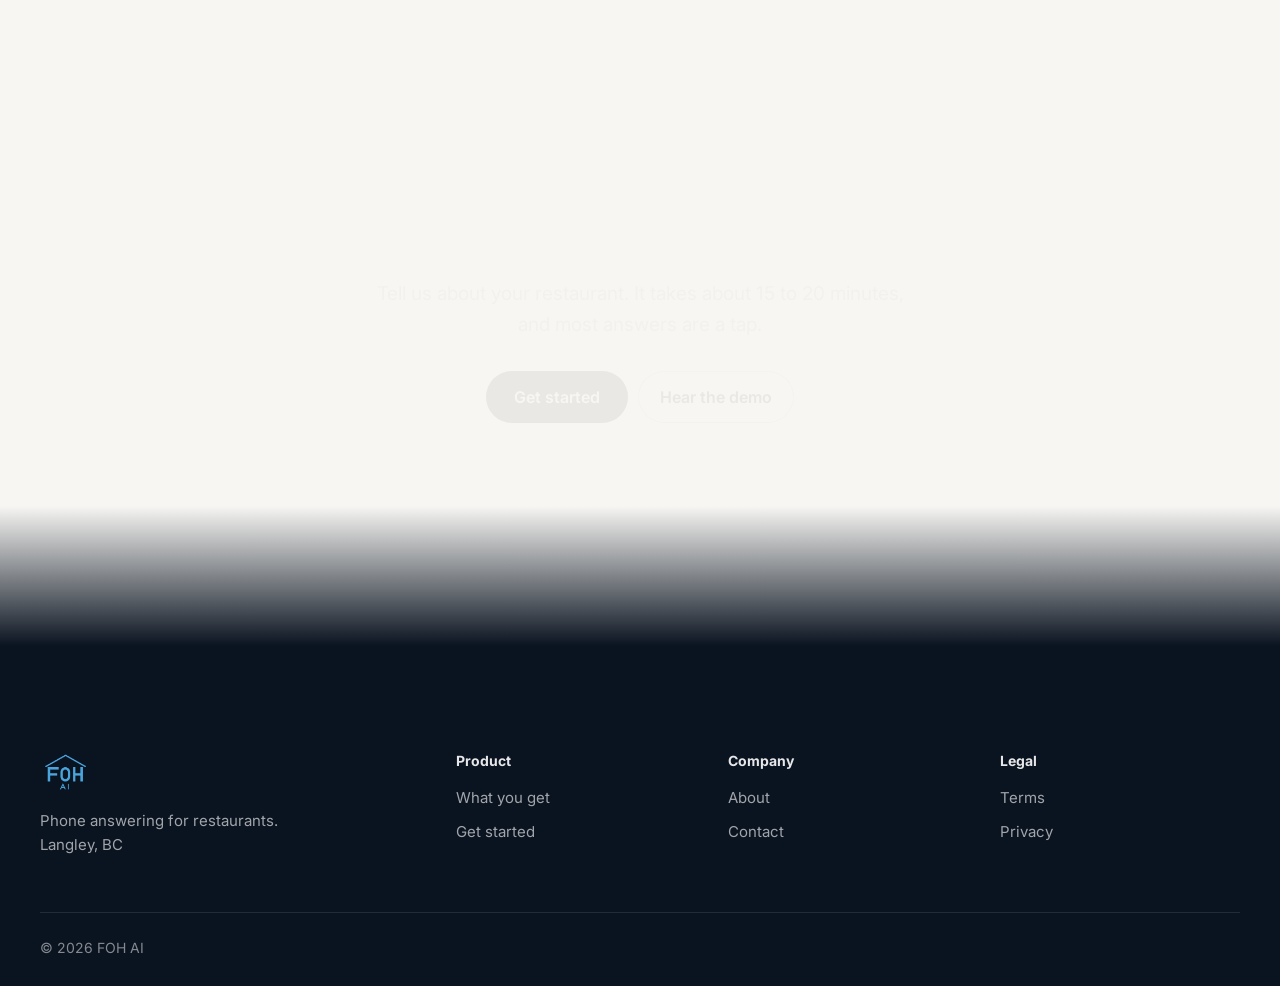
<file: features.html>
<!doctype html>
<html lang="en"><head><meta charset="utf-8"><meta name="viewport" content="width=device-width, initial-scale=1">
<title>FOH AI</title>
<meta http-equiv="refresh" content="0; url=/">
<link rel="canonical" href="https://fohreceptionist.com/">
<meta name="robots" content="noindex">
</head><body><p>This page has moved. <a href="/">Go to the FOH AI home page</a>.</p></body></html>
</file>
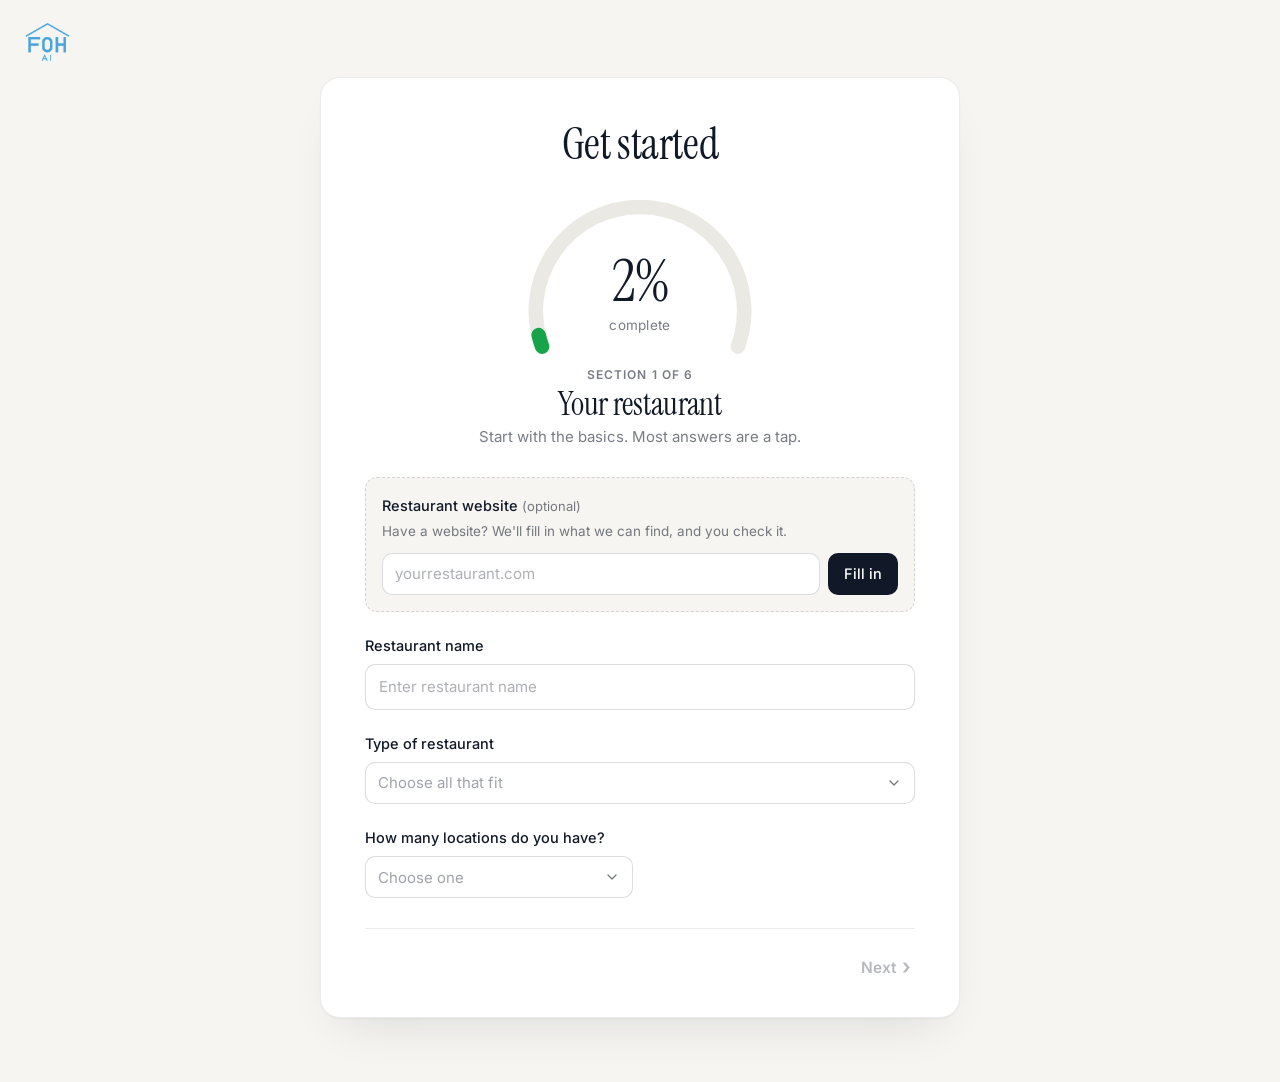
<file: onboarding.html>
<!doctype html>
<html lang="en">
<head>
<meta charset="utf-8">
<meta name="viewport" content="width=device-width, initial-scale=1, viewport-fit=cover">
<title>Get started | FOH AI</title>
<meta name="description" content="Set up FOH AI for your restaurant. Most answers are a tap.">
<meta name="robots" content="noindex">
<link rel="icon" type="image/png" href="favicon.png">
<meta name="theme-color" content="#f6f5f1">
<link rel="preconnect" href="https://fonts.googleapis.com">
<link rel="preconnect" href="https://fonts.gstatic.com" crossorigin>
<link rel="stylesheet" href="https://fonts.googleapis.com/css2?family=Inter:wght@300;400;500;600;700&display=swap">
<link rel="stylesheet" href="style.css">
<link rel="stylesheet" href="onboarding.css">
<script src="tune.js"></script>
</head>
<body class="ob">

<header class="ob-head"><a class="logo" href="/"><img src="logo-blue.png" alt="FOH AI home" width="84" height="70"></a></header>

<main class="ob-main">
  <div class="ob-card">
    <h1 class="ob-h">Get started</h1>

    <div class="ob-gauge" id="obGauge" role="progressbar" aria-label="Form completed" aria-valuemin="0" aria-valuemax="100" aria-valuenow="0">
      <svg viewBox="0 0 240 172" aria-hidden="true">
        <path class="track" d="M26 159 A100 100 0 1 1 214 159" pathLength="100"/>
        <path class="fill" id="obFill" d="M26 159 A100 100 0 1 1 214 159" pathLength="100" stroke-dasharray="0 100"/>
      </svg>
      <div class="ob-gauge-num"><b id="obPct">0%</b><span>complete</span></div>
    </div>

    <p class="ob-resume" id="obResume" role="status" hidden></p>
    <form id="obForm" novalidate autocomplete="on">
      <p class="ob-step" id="obStep">Section 1 of 8</p>
      <div id="obSection" class="ob-section" aria-live="polite"></div>
      <!-- people never see or fill this; bots do -->
      <div class="ob-hp" aria-hidden="true"><label>Leave this empty <input type="text" name="company_fax" id="obHp" tabindex="-1" autocomplete="off"></label></div>
      <p class="ob-missing" id="obMissing" role="alert" hidden></p>
      <div class="ob-nav">
        <button class="ob-navbtn" type="button" id="obBack"><span aria-hidden="true">‹</span> Back</button>
        <button class="ob-navbtn next" type="submit" id="obNext">Next <span aria-hidden="true">›</span></button>
      </div>
    </form>

    <div class="ob-done" id="obDone" hidden tabindex="-1">
      <h2>Thanks, we've got it.</h2>
      <p id="obDoneText">We'll be in touch soon to set up your receptionist.</p>
      <a class="ob-navbtn next" href="/">Back to home <span aria-hidden="true">›</span></a>
    </div>
  </div>
</main>

<div class="tp" id="timePicker" role="dialog" aria-labelledby="tpTitle" hidden>
  <div class="tp-head" id="tpTitle">Choose time</div>
  <div class="tp-wheels">
    <div class="tp-band" aria-hidden="true"></div>
    <div class="wheel" id="wHour" role="listbox" aria-label="Hour" tabindex="0"></div>
    <div class="wheel" id="wMin" role="listbox" aria-label="Minutes" tabindex="0"></div>
    <div class="wheel" id="wAp" role="listbox" aria-label="AM or PM" tabindex="0"></div>
  </div>
  <div class="tp-foot"><button type="button" id="tpCancel">Cancel</button><button type="button" id="tpDone" class="go">Done</button></div>
</div>

<script src="onboarding.js"></script>
</body>
</html>
</file>
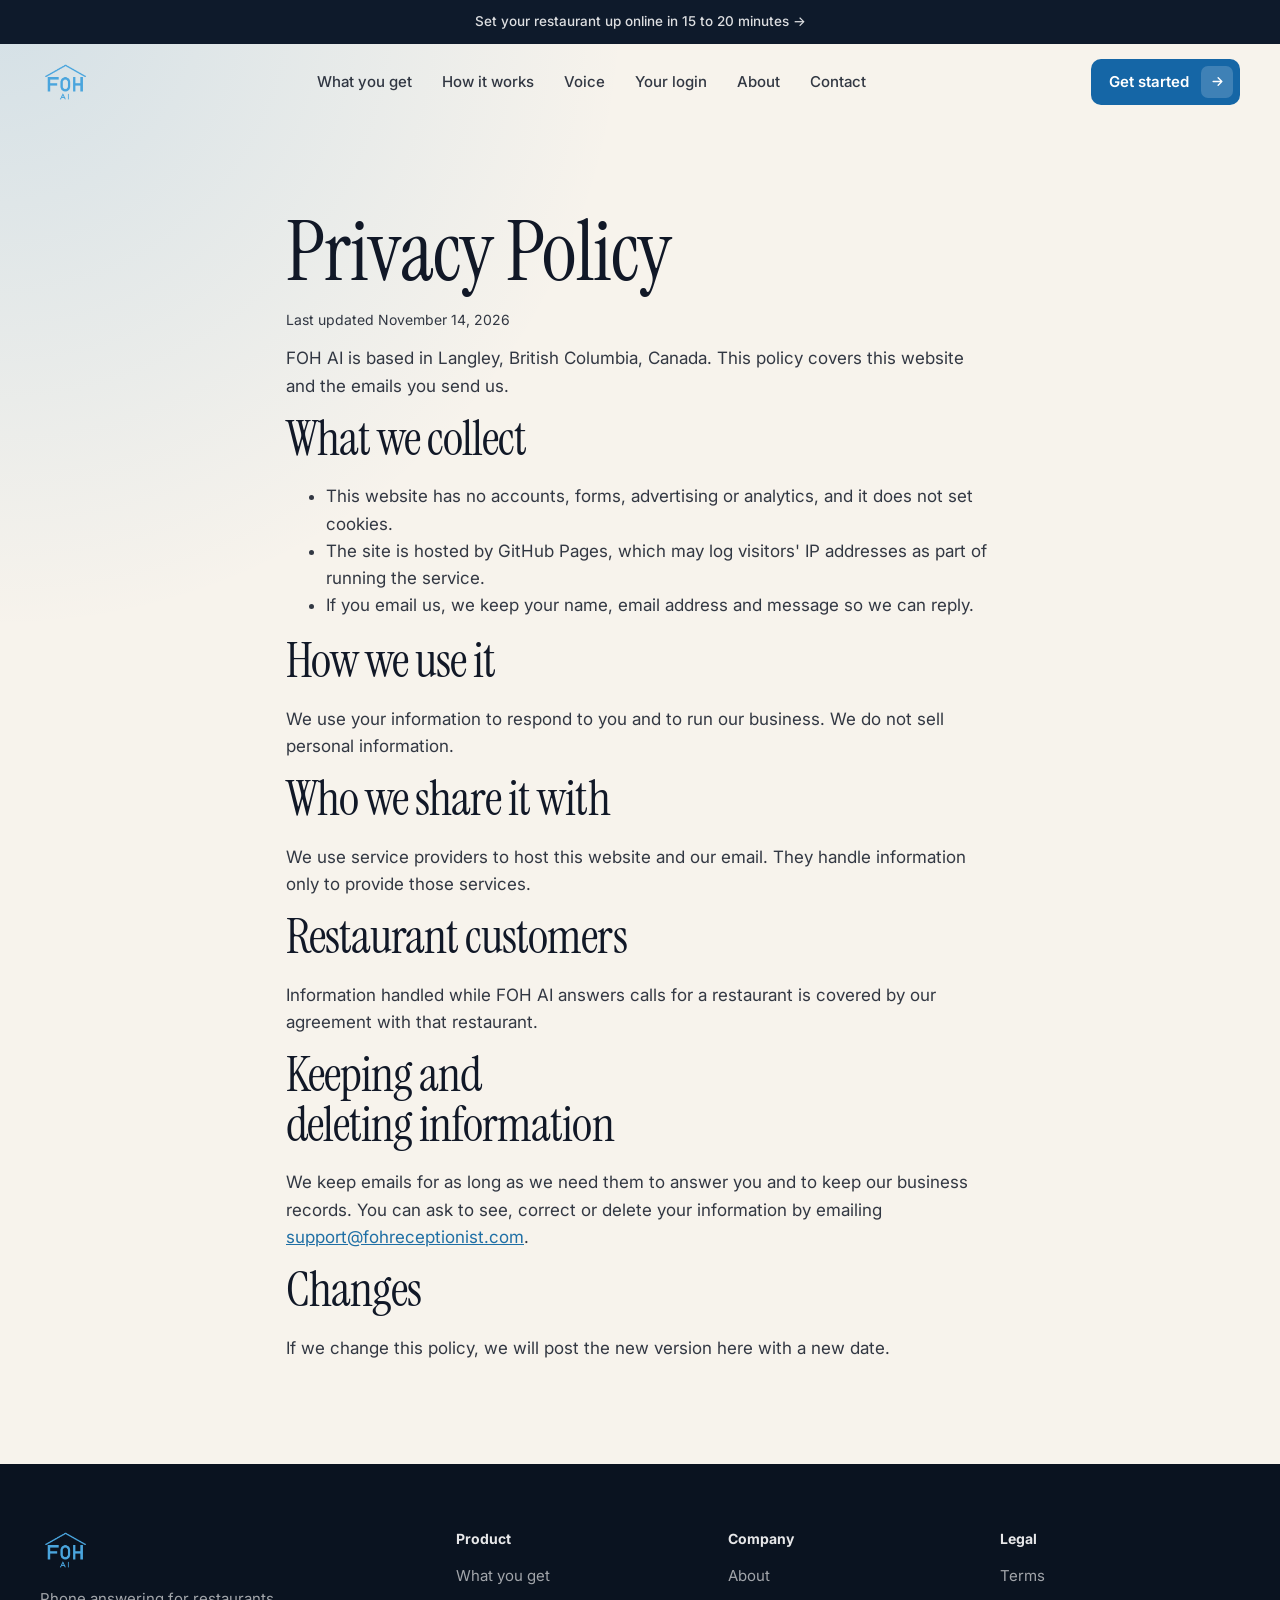
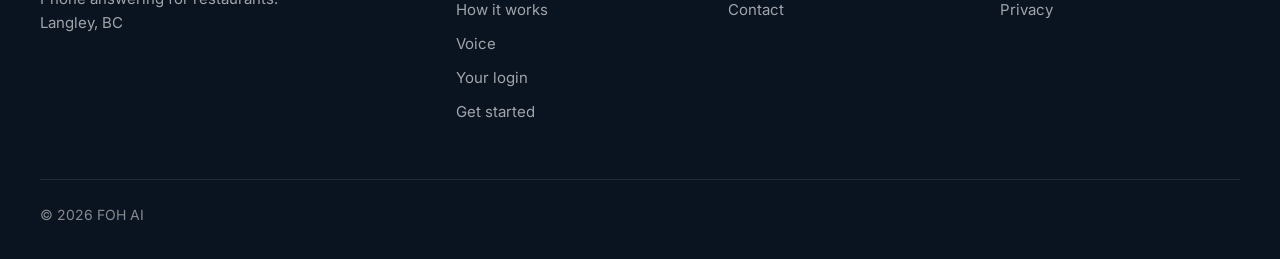
<file: privacy.html>
<!doctype html>
<html lang="en">
<head>
<meta charset="utf-8">
<meta name="viewport" content="width=device-width, initial-scale=1, viewport-fit=cover">
<title>Privacy Policy | FOH AI</title>
<meta name="description" content="How FOH AI handles personal information.">
<link rel="icon" type="image/png" href="favicon.png">
<meta property="og:title" content="Privacy Policy | FOH AI">
<meta property="og:description" content="How FOH AI handles personal information.">
<meta property="og:image" content="https://fohreceptionist.com/logo.png">
<link rel="preconnect" href="https://fonts.googleapis.com">
<link rel="preconnect" href="https://fonts.gstatic.com" crossorigin>
<link rel="stylesheet" href="https://fonts.googleapis.com/css2?family=Inter:wght@400;500;600;700&family=JetBrains+Mono:wght@500&display=swap">
<link rel="stylesheet" href="style.css">
<link rel="stylesheet" href="home.css">
<script src="tune.js"></script>
</head>
<body class="home">

<a class="announce" href="onboarding.html">Set your restaurant up online in 15 to 20 minutes <span aria-hidden="true">→</span></a>

<header class="hd">
  <div class="hd-in">
    <a class="logo" href="/"><img src="logo-blue.png" alt="FOH AI" width="84" height="70"></a>
    <nav class="hd-nav" id="siteNav" aria-label="Main">
      <a href="index.html#features">What you get</a>
      <a href="index.html#how">How it works</a>
      <a href="index.html#voice">Voice</a>
      <a href="index.html#login">Your login</a>
      <a href="about.html">About</a>
      <a href="contact.html">Contact</a>
    </nav>
    <a class="b-blue hd-cta" href="onboarding.html">Get started <span class="arw" aria-hidden="true"><svg viewBox="0 0 24 24"><path d="M5 12h14M13 6l6 6-6 6"/></svg></span></a>
    <button class="hd-menu" id="menuBtn" type="button" aria-controls="siteNav" aria-expanded="false" aria-label="Open menu"><svg viewBox="0 0 24 24" aria-hidden="true"><path d="M4 7h16M4 12h16M4 17h16"/></svg></button>
  </div>
</header>

<main>
  <div class="page">
    <div class="wrap prose">
      <h1>Privacy Policy</h1>
      <p class="updated">Last updated November 14, 2026</p>

      <p>FOH AI is based in Langley, British Columbia, Canada. This policy covers this website and the emails you send us.</p>

      <h2>What we collect</h2>
      <ul>
        <li>This website has no accounts, forms, advertising or analytics, and it does not set cookies.</li>
        <li>The site is hosted by GitHub Pages, which may log visitors' IP addresses as part of running the service.</li>
        <li>If you email us, we keep your name, email address and message so we can reply.</li>
      </ul>

      <h2>How we use it</h2>
      <p>We use your information to respond to you and to run our business. We do not sell personal information.</p>

      <h2>Who we share it with</h2>
      <p>We use service providers to host this website and our email. They handle information only to provide those services.</p>

      <h2>Restaurant customers</h2>
      <p>Information handled while FOH AI answers calls for a restaurant is covered by our agreement with that restaurant.</p>

      <h2>Keeping and deleting information</h2>
      <p>We keep emails for as long as we need them to answer you and to keep our business records. You can ask to see, correct or delete your information by emailing <a href="mailto:support@fohreceptionist.com">support@fohreceptionist.com</a>.</p>

      <h2>Changes</h2>
      <p>If we change this policy, we will post the new version here with a new date.</p>
    </div>
  </div>
</main>

<footer class="ft2">
  <div class="in ft-in">
    <div class="ft-brand"><img src="logo-blue.png" alt="FOH AI" width="84" height="70"><p>Phone answering for restaurants.<br>Langley, BC</p></div>
    <nav class="ft-col" aria-label="Product"><b>Product</b><a href="index.html#features">What you get</a><a href="index.html#how">How it works</a><a href="index.html#voice">Voice</a><a href="index.html#login">Your login</a><a href="onboarding.html">Get started</a></nav>
    <nav class="ft-col" aria-label="Company"><b>Company</b><a href="about.html">About</a><a href="contact.html">Contact</a></nav>
    <nav class="ft-col" aria-label="Legal"><b>Legal</b><a href="terms.html">Terms</a><a href="privacy.html">Privacy</a></nav>
  </div>
  <div class="in"><div class="ft-base">&copy; 2026 FOH AI</div></div>
</footer>

<script src="site.js"></script>
</body>
</html>
</file>
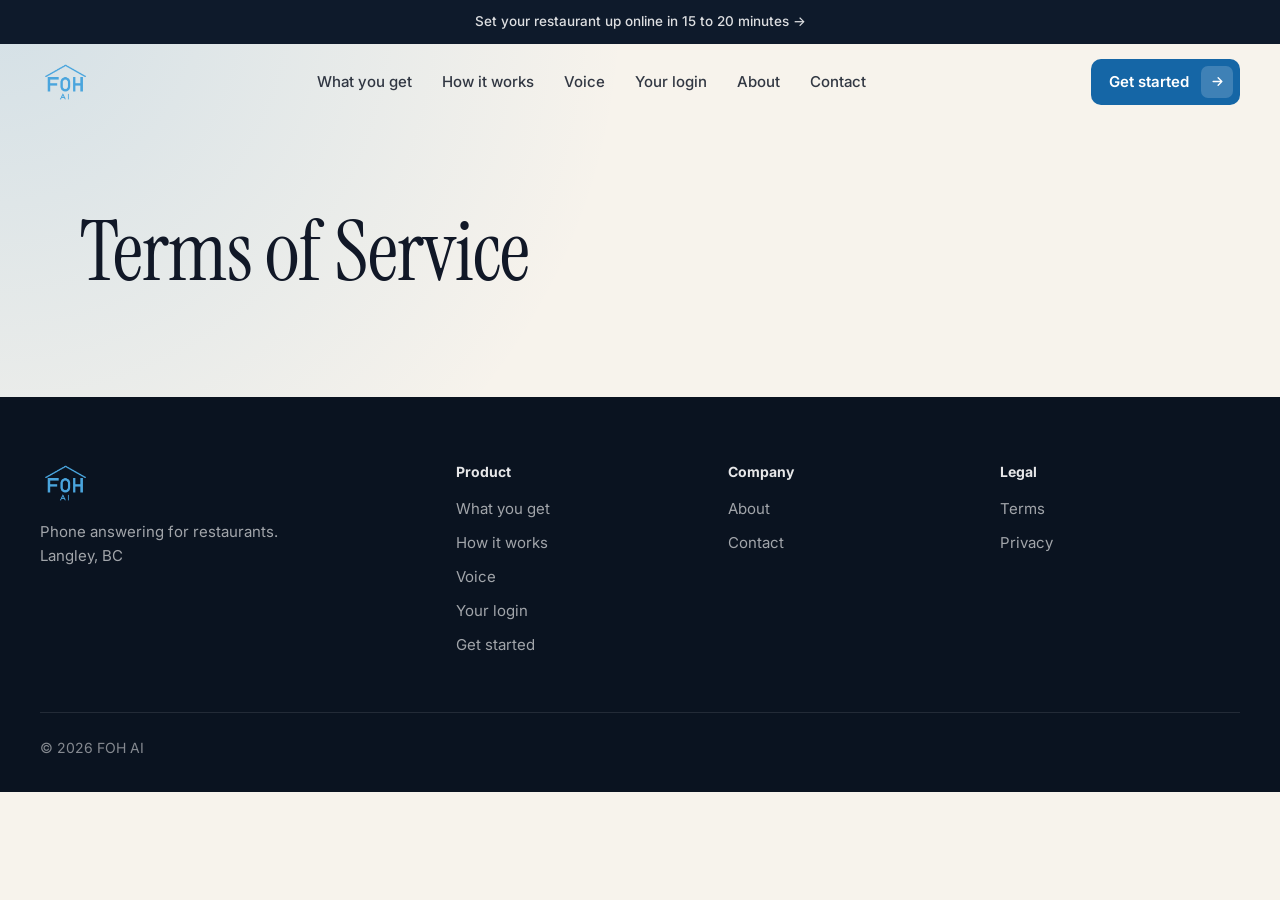
<file: terms.html>
<!doctype html>
<html lang="en">
<head>
<meta charset="utf-8">
<meta name="viewport" content="width=device-width, initial-scale=1, viewport-fit=cover">
<title>Terms of Service | FOH AI</title>
<meta name="description" content="Terms of service for FOH AI.">
<link rel="icon" type="image/png" href="favicon.png">
<meta property="og:title" content="Terms of Service | FOH AI">
<meta property="og:description" content="Terms of service for FOH AI.">
<meta property="og:image" content="https://fohreceptionist.com/logo.png">
<link rel="preconnect" href="https://fonts.googleapis.com">
<link rel="preconnect" href="https://fonts.gstatic.com" crossorigin>
<link rel="stylesheet" href="https://fonts.googleapis.com/css2?family=Inter:wght@400;500;600;700&family=JetBrains+Mono:wght@500&display=swap">
<link rel="stylesheet" href="style.css">
<link rel="stylesheet" href="home.css">
<script src="tune.js"></script>
</head>
<body class="home">

<a class="announce" href="onboarding.html">Set your restaurant up online in 15 to 20 minutes <span aria-hidden="true">→</span></a>

<header class="hd">
  <div class="hd-in">
    <a class="logo" href="/"><img src="logo-blue.png" alt="FOH AI" width="84" height="70"></a>
    <nav class="hd-nav" id="siteNav" aria-label="Main">
      <a href="index.html#features">What you get</a>
      <a href="index.html#how">How it works</a>
      <a href="index.html#voice">Voice</a>
      <a href="index.html#login">Your login</a>
      <a href="about.html">About</a>
      <a href="contact.html">Contact</a>
    </nav>
    <a class="b-blue hd-cta" href="onboarding.html">Get started <span class="arw" aria-hidden="true"><svg viewBox="0 0 24 24"><path d="M5 12h14M13 6l6 6-6 6"/></svg></span></a>
    <button class="hd-menu" id="menuBtn" type="button" aria-controls="siteNav" aria-expanded="false" aria-label="Open menu"><svg viewBox="0 0 24 24" aria-hidden="true"><path d="M4 7h16M4 12h16M4 17h16"/></svg></button>
  </div>
</header>

<main>
  <div class="page">
    <div class="wrap">
      <h1>Terms of Service</h1>
    </div>
  </div>
</main>

<footer class="ft2">
  <div class="in ft-in">
    <div class="ft-brand"><img src="logo-blue.png" alt="FOH AI" width="84" height="70"><p>Phone answering for restaurants.<br>Langley, BC</p></div>
    <nav class="ft-col" aria-label="Product"><b>Product</b><a href="index.html#features">What you get</a><a href="index.html#how">How it works</a><a href="index.html#voice">Voice</a><a href="index.html#login">Your login</a><a href="onboarding.html">Get started</a></nav>
    <nav class="ft-col" aria-label="Company"><b>Company</b><a href="about.html">About</a><a href="contact.html">Contact</a></nav>
    <nav class="ft-col" aria-label="Legal"><b>Legal</b><a href="terms.html">Terms</a><a href="privacy.html">Privacy</a></nav>
  </div>
  <div class="in"><div class="ft-base">&copy; 2026 FOH AI</div></div>
</footer>

<script src="site.js"></script>
</body>
</html>
</file>
<file: style.css>
/* FOH AI site styles.
   Every colour, font and text strength is a variable here, so the style tester (tune.js, open any page with ?tune)
   can change them live. Text strength: --o-strong (86%) for main writing, --o-soft (57%) for the lines under big titles. */

:root{
  /* colours, light (the default) */
  --page: #f6f5f1;          /* page background: warm off-white */
  --bg: #f6f5f1;
  --bg-2: #efede7;          /* alternate sections */
  --card: #ffffff;          /* cards, inputs, the form */
  --surface: #ffffff;
  --surface-2: #f3f2ee;
  --fg: 17 24 39;           /* text colour as R G B, used with the strengths below */
  --ink: #111827;           /* main buttons, ticked boxes */
  --ink-text: #ffffff;
  --accent: #1f6fa5;        /* links (the logo blue, deep enough to read) */
  --accent-soft: #eaf3fa;
  --accent-ring: rgb(31 111 165 / .18);
  --brand: #4aa5dd;         /* the logo blue */
  --green: #16a34a;         /* progress, call button */
  --good: #16a34a;
  --bad: #d92d20;
  --track: #ebe9e3;
  --line: rgb(var(--fg) / .08);
  --line-2: rgb(var(--fg) / .15);

  /* text strengths */
  --o-strong: .86;
  --o-soft: .57;
  --t-strong: rgb(var(--fg) / var(--o-strong));
  --t-soft: rgb(var(--fg) / var(--o-soft));
  --t-full: rgb(var(--fg) / 1);

  /* fonts: an editorial serif for headlines, a clean sans for reading, the phone's own font on the phone */
  --f-head: "Instrument Serif", "Iowan Old Style", Georgia, serif;
  --f-body: "Inter", system-ui, -apple-system, "Segoe UI", Arial, sans-serif;
  --f-phone: -apple-system, "SF Pro Text", "Inter", system-ui, "Segoe UI", sans-serif;

  --r: 12px; --r-lg: 18px;
  --maxw: 1160px;
  --gutter: max(20px, env(safe-area-inset-left, 0px));
  color-scheme: light;
}
:root[data-theme="dark"]{
  --page: #0b1219; --bg: #0b1219; --bg-2: #0f1822; --card: #121c27; --surface: #121c27; --surface-2: #182533;
  --fg: 255 255 255; --ink: #ffffff; --ink-text: #0b1219; --accent: #6cb8e8; --accent-soft: #15283a; --accent-ring: rgb(108 184 232 / .25);
  --track: #1f2b38;
  color-scheme: dark;
}
@font-face{font-family:"Instrument Serif";src:url("fonts/InstrumentSerif-Regular.woff2") format("woff2");font-weight:400;font-style:normal;font-display:swap}
@font-face{font-family:"Instrument Serif";src:url("fonts/InstrumentSerif-Italic.woff2") format("woff2");font-weight:400;font-style:italic;font-display:swap}

*{box-sizing:border-box}
html{-webkit-text-size-adjust:100%}
body{margin:0;background:var(--page);color:var(--t-strong);font-family:var(--f-body);font-size:17px;line-height:1.6;-webkit-font-smoothing:antialiased}
img,svg{max-width:100%}
a{color:var(--accent)}
h1,h2,h3{font-family:var(--f-head);color:var(--t-full);font-weight:400;letter-spacing:-.01em;line-height:1.04;margin:0 0 14px;text-wrap:balance}
h1 em,h2 em{font-style:italic;color:var(--t-strong)}
h1{font-size:clamp(46px,7vw,84px)}
h2{font-size:clamp(36px,4.6vw,56px)}
h3{font-size:26px;line-height:1.15}
p{margin:0 0 14px}
.soft-text,.lede{color:var(--t-soft)}
.lede{font-size:clamp(18px,2vw,21px);max-width:46ch}
.eyebrow{display:inline-block;font-size:12.5px;font-weight:600;letter-spacing:.1em;text-transform:uppercase;color:var(--t-soft);margin-bottom:16px}
.wrap{max-width:var(--maxw);margin:0 auto;padding-left:var(--gutter);padding-right:max(20px,env(safe-area-inset-right,0px))}
a:focus-visible,button:focus-visible,summary:focus-visible,input:focus-visible,select:focus-visible,textarea:focus-visible,[tabindex]:focus-visible{outline:3px solid var(--accent);outline-offset:3px}

/* buttons */
.btn{display:inline-flex;align-items:center;justify-content:center;gap:8px;min-height:46px;padding:12px 22px;border-radius:10px;border:0;background:var(--ink);color:var(--ink-text);font:500 15.5px/1 var(--f-body);text-decoration:none;cursor:pointer;transition:background .15s,transform .15s,box-shadow .15s;box-shadow:0 1px 2px rgb(16 24 40 / .12)}
.btn:hover{background:color-mix(in srgb,var(--ink) 86%,var(--page))}
.btn:active{transform:translateY(1px)}
.btn.ghost{background:var(--card);color:var(--t-full);box-shadow:inset 0 0 0 1px var(--line-2)}
.btn.ghost:hover{background:rgb(var(--fg) / .06)}
.btn.small{min-height:38px;padding:8px 16px;font-size:14.5px;border-radius:9px}
.btn[disabled],.btn[aria-disabled="true"]{opacity:.4;cursor:not-allowed;filter:none;transform:none}

/* header and footer */
header.site{border-bottom:1px solid var(--line);background:color-mix(in srgb,var(--page) 85%,transparent);backdrop-filter:blur(10px);-webkit-backdrop-filter:blur(10px);position:sticky;top:0;z-index:30}
header.site .bar{display:flex;align-items:center;gap:24px;min-height:68px}
.logo{display:flex;align-items:center}
.logo img{width:54px;height:auto;display:block}
header.site nav{display:flex;gap:26px;margin-left:auto;margin-right:8px}
header.site nav a{color:var(--t-strong);text-decoration:none;font-size:14.5px;font-weight:500}
header.site nav a:hover,header.site nav a[aria-current="page"]{color:var(--t-full)}
footer.site{border-top:1px solid var(--line);padding-block:28px;color:var(--t-soft);font-size:14px}
footer.site .wrap{display:flex;gap:16px;justify-content:space-between;flex-wrap:wrap}
footer.site nav{display:flex;gap:20px}
footer.site a{color:var(--t-soft);text-decoration:none}
footer.site a:hover{color:var(--t-full)}
@media (max-width:760px){
  header.site nav{display:none}
  header.site .bar{justify-content:space-between}
}

/* sections */
section{padding-block:clamp(64px,9vw,112px)}
section.alt{background:var(--bg-2)}
.head{max-width:640px;margin-bottom:40px}
.row{display:grid;grid-template-columns:1fr 1fr;gap:clamp(32px,6vw,80px);align-items:center}
.row > *{min-width:0}
@media (max-width:860px){.row{grid-template-columns:1fr}}

/* hero */
.hero{padding-block:clamp(40px,6vw,80px) clamp(56px,8vw,104px)}
.hero .row{grid-template-columns:1.1fr .9fr}
.hero .actions{display:flex;gap:12px;flex-wrap:wrap;margin-top:28px}
.hero .kinds{margin-top:30px;color:var(--t-soft);font-size:15px}
.hero .kinds b{color:var(--t-full);font-weight:600}
@media (max-width:860px){.hero .row{grid-template-columns:1fr}.hero .phone-wrap{order:2}}

/* ---------- the phone ---------- */
.phone-wrap{display:flex;justify-content:center}
.phone{position:relative;width:min(340px,86vw);aspect-ratio:9/19.2;border-radius:52px;padding:12px;background:linear-gradient(145deg,#2a3442,#0c1118);box-shadow:0 0 0 1.5px #3b4656 inset,0 40px 80px -30px rgb(0 0 0 / .7),0 0 0 1px rgb(255 255 255 / .04)}
.phone::before{content:"";position:absolute;top:22px;left:50%;transform:translateX(-50%);width:31%;height:30px;background:#000;border-radius:20px;z-index:3}
.screen{position:relative;height:100%;border-radius:41px;overflow:hidden;background:#000;color:#fff;font-family:var(--f-phone);font-size:15px;line-height:1.3;display:flex;flex-direction:column}
.status{display:flex;justify-content:space-between;align-items:center;padding:16px 28px 0 34px;height:50px;font-weight:600;font-size:15px;flex:none}
.status .icons{display:flex;gap:6px;align-items:center}
.status svg{width:18px;height:12px;fill:#fff}
.view{position:absolute;inset:50px 0 0 0;display:flex;flex-direction:column;transition:transform .35s ease,opacity .35s ease,visibility 0s}
.view[hidden]{display:flex !important;opacity:0;visibility:hidden;pointer-events:none;transform:translateX(16px);transition:transform .35s ease,opacity .35s ease,visibility 0s .35s}
.rec-top{display:flex;justify-content:space-between;align-items:center;padding:6px 18px 0}
.rec-top .edit{color:#0a84ff;font-size:16px}
.demo-pill{font-size:11px;font-weight:700;letter-spacing:.08em;text-transform:uppercase;background:#0a84ff;color:#fff;padding:3px 8px;border-radius:6px}
.rec-title{font-size:32px;font-weight:700;letter-spacing:-.02em;padding:4px 18px 8px}
.seg{margin:0 18px 8px;display:grid;grid-template-columns:1fr 1fr;background:#1c1c1e;border-radius:9px;padding:2px;font-size:13px;font-weight:600;text-align:center}
.seg span{padding:5px 0;border-radius:7px;color:#fff}
.seg span.on{background:#636366}
.calls{list-style:none;margin:0;padding:0 0 0 16px;overflow:hidden;flex:1}
.calls li{border-bottom:.5px solid #2c2c2e}
.call-row{all:unset;box-sizing:border-box;display:grid;grid-template-columns:36px 1fr auto 18px;gap:9px;align-items:center;width:100%;padding:9px 14px 9px 0;cursor:pointer}
.call-row:focus-visible{outline:2px solid var(--accent);outline-offset:-2px;border-radius:6px}
.call-row:hover .nm{color:#fff}
.av{width:36px;height:36px;border-radius:50%;display:grid;place-items:center;background:linear-gradient(180deg,#a5abb6,#858a94);color:#fff;font-weight:600;font-size:15px}
.nm{display:block;font-weight:600;font-size:15px;color:#fff;white-space:nowrap;overflow:hidden;text-overflow:ellipsis}
.sub{display:block;font-size:13px;color:#8e8e93}
.tm{font-size:13px;color:#8e8e93;white-space:nowrap}
.call-row > span:nth-child(2){min-width:0}
.info{width:18px;height:18px;font-size:11px;border-radius:50%;border:1.5px solid #0a84ff;color:#0a84ff;display:grid;place-items:center;font:italic 700 12px Georgia,serif}
.calls li.new{animation:slidein .55s ease both}
@keyframes slidein{from{opacity:0;transform:translateY(-18px)}to{opacity:1;transform:none}}
.call-cta{margin:10px 18px 12px;flex:none}
.call-cta .btn{width:100%;background:var(--good);color:#fff;min-height:46px;border-radius:12px;font:600 16px var(--f-phone);box-shadow:none}
.tabbar{flex:none;display:grid;grid-template-columns:repeat(5,1fr);padding:8px 6px 22px;border-top:.5px solid #2c2c2e;background:#0d0d0d;font-size:10px;color:#8e8e93;text-align:center}
.tabbar svg{width:24px;height:24px;display:block;margin:0 auto 2px;fill:currentColor}
.tabbar .on{color:#0a84ff}
/* calling view */
.calling{align-items:center;text-align:center;padding:40px 22px 34px;background:radial-gradient(120% 70% at 50% 0%,#29405c 0%,#0b1420 60%,#000 100%)}
.calling .who{font-size:30px;font-weight:600;letter-spacing:-.01em;margin-top:22px}
.calling .line{color:#c7cdd6;font-size:15px;margin-top:6px}
.calling .num{font-size:17px;margin-top:18px;color:#fff;font-variant-numeric:tabular-nums;user-select:all}
.calling .hint{color:#9aa4b2;font-size:13px;margin-top:8px;max-width:24ch}
.calling .btns{margin-top:auto;display:flex;gap:46px;justify-content:center;align-items:flex-start}
.round{display:flex;flex-direction:column;align-items:center;gap:8px;color:#fff;text-decoration:none;font-size:13px;background:none;border:0;cursor:pointer;font-family:var(--f-phone)}
.round span.c{width:70px;height:70px;border-radius:50%;display:grid;place-items:center}
.round.go span.c{background:var(--good)}
.round.no span.c{background:#3a3a3c}
.round svg{width:30px;height:30px;fill:#fff}
@media (prefers-reduced-motion:reduce){.calls li.new{animation:none}.view{transition:none}}

/* features */
.ticks{list-style:none;padding:0;margin:18px 0 0;display:grid;gap:10px}
.ticks li{display:flex;gap:12px;align-items:flex-start;color:var(--t-strong)}
.ticks li::before{content:"";flex:none;width:20px;height:20px;margin-top:3px;border-radius:6px;background:var(--ink) url("data:image/svg+xml,%3Csvg xmlns='http://www.w3.org/2000/svg' viewBox='0 0 24 24' fill='none' stroke='white' stroke-width='3.2' stroke-linecap='round' stroke-linejoin='round'%3E%3Cpath d='m6 12 4 4 8-8'/%3E%3C/svg%3E") center/13px no-repeat}
.cards{display:grid;grid-template-columns:repeat(auto-fit,minmax(240px,1fr));gap:16px;list-style:none;padding:0;margin:0}
.card{background:var(--surface);border:1px solid var(--line);border-radius:var(--r);padding:22px}
.card b{display:block;color:var(--t-full);font-size:18px;margin-bottom:6px;font-weight:600}
.card span,.card p{color:var(--t-soft);font-size:15.5px}
.panel{background:var(--surface);border:1px solid var(--line);border-radius:var(--r-lg);padding:26px}
.voices{display:grid;gap:12px}
.voice{display:flex;align-items:center;gap:14px;background:var(--surface);border:1px solid var(--line);border-radius:var(--r);padding:16px 18px}
.voice.on{border-color:var(--ink);box-shadow:inset 0 0 0 1px var(--ink)}
.voice i{flex:none;width:40px;height:40px;border-radius:50%;background:rgb(var(--fg) / .08);display:grid;place-items:center}
.voice i::before{content:"";width:16px;height:16px;background:var(--accent);clip-path:polygon(0 30%,20% 30%,20% 70%,0 70%,0 30%,30% 15%,40% 15%,40% 85%,30% 85%,30% 15%,50% 0,60% 0,60% 100%,50% 100%,50% 0,70% 20%,80% 20%,80% 80%,70% 80%,70% 20%,90% 35%,100% 35%,100% 65%,90% 65%)}
.voice span{color:var(--t-full);font-weight:600}
.voice small{display:block;color:var(--t-soft);font-weight:400;font-size:14px}
.dash{background:var(--surface);border:1px solid var(--line);border-radius:var(--r-lg);overflow:hidden}
.dash-head{padding:16px 20px;border-bottom:1px solid var(--line);font-weight:600;color:var(--t-full)}
.dash ul{list-style:none;margin:0;padding:6px 20px}
.dash li{display:flex;justify-content:space-between;gap:12px;padding:12px 0;border-bottom:1px solid var(--line)}
.dash li:last-child{border-bottom:0}
.dash em{font-style:normal;color:var(--accent);font-size:15px}
.soon{display:inline-block;font-size:12px;font-weight:500;color:var(--t-soft);background:var(--surface-2);border-radius:6px;padding:3px 8px;white-space:nowrap}
.chips{display:flex;flex-wrap:wrap;gap:10px;list-style:none;padding:0;margin:0}
.chips li{display:flex;align-items:center;gap:10px;background:var(--surface);border:1px solid var(--line);border-radius:12px;padding:12px 16px;color:var(--t-strong)}
.band{text-align:center;background:var(--ink);--fg:255 255 255}
.band h2{color:#fff}
.band .btn{background:#fff;color:#111827}
.band h2{max-width:20ch;margin-inline:auto}
.band p{color:var(--t-soft);max-width:44ch;margin:0 auto 28px}

/* simple pages: about, contact, privacy, terms, 404 */
.page{padding-block:clamp(48px,7vw,88px)}
.page .intro{color:var(--t-soft);font-size:20px;max-width:46ch}
.facts{display:grid;grid-template-columns:repeat(auto-fit,minmax(200px,1fr));gap:14px;margin:32px 0}
.fact{background:var(--surface);border:1px solid var(--line);border-radius:var(--r);padding:18px}
.fact b{display:block;color:var(--t-soft);font-size:13px;font-weight:600;text-transform:uppercase;letter-spacing:.06em}
.fact span{color:var(--t-full);font-size:18px}
.prose{max-width:68ch}
.prose h2{font-size:26px;margin-top:36px}
.prose p,.prose li{color:var(--t-strong)}
.updated{color:var(--t-soft);font-size:14px}
.contacts{display:grid;grid-template-columns:repeat(auto-fit,minmax(260px,1fr));gap:16px;margin-top:32px}
.contacts .card .icon{width:44px;height:44px;border-radius:12px;background:rgb(var(--fg) / .07);display:grid;place-items:center;color:var(--accent);margin-bottom:14px}
.contacts h3{margin-bottom:6px}
.contacts p{color:var(--t-soft)}
.addr{font-weight:600;word-break:break-all}
.actions{display:flex;gap:12px;flex-wrap:wrap;margin-top:24px}

/* Homepage background: a very light shade of the logo blue in the top-left corner (where the logo is),
   fading very gradually to the page colour in the opposite corner. */
body.home{background:linear-gradient(135deg,color-mix(in srgb,var(--brand) 14%,#f6f5f2) 0%,color-mix(in srgb,var(--brand) 6%,#f6f5f2) 35%,#f6f5f2 75%) fixed,#f6f5f2}
@media (hover:none){body.home{background-attachment:scroll}}
:root[data-theme="dark"] body.home{background:var(--page)}
</file>
<file: home.css>
/* home.css: the homepage. Sells what the restaurant keeps (tables, staff time, no busy signal, after-hours answers),
   then lists every feature. Sections change size, colour and layout on purpose so the page has a rhythm:
   light hero with a deep-blue phone stage, warm "cost" section, white feature bento, light-blue steps, navy voice,
   warm login with a dashboard that runs off the edge, blue support, a short coming-soon row, a dark close and footer.
   Phones (under 900px) get their own stacked layout and a menu button. */
body.home{
  --fg:5 8 15;
  --blue:#1566a6;--blue-d:#115689;--deco:#1a7cc7;--sky:#4aa5dd;--navy:#0b2540;--ink2:#0e1a2b;--cream:#f7f3ec;--ember:#e2683c;--ok:#16a34a;
  --mono:"JetBrains Mono",ui-monospace,SFMono-Regular,Menlo,Consolas,monospace;
  --w-strong:rgb(255 255 255 / .86);--w-soft:rgb(255 255 255 / .62);
  background:radial-gradient(70% 900px at 0% 0%, rgb(26 124 199 / .16), rgb(26 124 199 / 0) 70%),var(--cream);
  background-repeat:no-repeat;
  color:var(--t-strong);
}
body.home .in{max-width:1248px;margin:0 auto;padding-left:max(24px,env(safe-area-inset-left,0px));padding-right:max(24px,env(safe-area-inset-right,0px))}
body.home h2{font-size:clamp(36px,3.8vw,52px);line-height:1.02;letter-spacing:-.02em;margin:0 0 20px;max-width:16ch}
body.home h3{font-family:var(--f-body);font-size:20px;font-weight:600;letter-spacing:-.01em;line-height:1.3;color:var(--t-full);margin:0 0 6px}
body.home .soft{color:var(--t-soft);font-size:18px;line-height:1.6;max-width:46ch}
.mono-label{font-family:var(--f-body);font-size:15px;font-weight:600;letter-spacing:0;color:var(--blue);margin:0 0 16px;display:flex;align-items:center;gap:10px}
.mono-label::before{content:"";width:18px;height:2px;border-radius:2px;background:currentColor}
.mono-label.ember{color:#b04a24}
.mono-label.sky{color:var(--sky)}
.mono-label.light{color:#fff}

/* ---------- announcement and header ---------- */
.announce{display:block;background:var(--ink2);color:var(--w-strong);text-align:center;font-size:13.5px;font-weight:500;padding:11px 16px;text-decoration:none}
.announce:hover{color:#fff}
.hd{position:sticky;top:0;z-index:40;transition:background .2s,box-shadow .2s}
.hd.stuck{background:rgb(247 243 236 / .9);backdrop-filter:blur(12px);-webkit-backdrop-filter:blur(12px);box-shadow:0 1px 0 rgb(14 26 43 / .08)}
.hd-in{max-width:1248px;margin:0 auto;padding:0 max(24px,env(safe-area-inset-left,0px));height:76px;display:flex;align-items:center;gap:32px}
.hd .logo img{width:52px;height:auto;display:block}
.hd-nav{display:flex;gap:30px;margin:0 auto}
.hd-nav a{color:var(--t-strong);text-decoration:none;font-size:15px;font-weight:500}
.hd-nav a:hover{color:var(--t-full)}
.hd-menu{display:none;width:44px;height:44px;border-radius:10px;border:1px solid rgb(14 26 43 / .14);background:#fff;cursor:pointer;align-items:center;justify-content:center}
.hd-menu svg{width:20px;height:20px;fill:none;stroke:var(--ink2);stroke-width:2;stroke-linecap:round}

/* ---------- buttons ---------- */
.b-blue{display:inline-flex;align-items:center;gap:12px;min-height:46px;padding:0 7px 0 18px;border-radius:10px;background:var(--blue);color:#fff;font:600 15px var(--f-body);text-decoration:none;white-space:nowrap;transition:background .15s,transform .15s}
.b-blue:hover{background:var(--blue-d)}
.b-blue:active{transform:translateY(1px)}
.b-blue .arw{width:32px;height:32px;border-radius:7px;background:rgb(255 255 255 / .18);display:grid;place-items:center}
.b-blue .arw svg{width:15px;height:15px;fill:none;stroke:#fff;stroke-width:2.2;stroke-linecap:round;stroke-linejoin:round}
.b-blue.big{min-height:54px;font-size:16px;padding-left:22px}
.b-white{display:inline-flex;align-items:center;gap:8px;min-height:46px;padding:0 20px;border-radius:10px;background:#fff;color:var(--blue-d);font:600 15px var(--f-body);text-decoration:none}
.b-white:hover{background:#eef6fc}
.b-line{display:inline-flex;align-items:center;min-height:54px;padding:0 22px;border-radius:10px;color:#fff;font:600 16px var(--f-body);text-decoration:none;box-shadow:inset 0 0 0 1px rgb(255 255 255 / .3)}
.b-line:hover{background:rgb(255 255 255 / .08)}
.btn-row{display:flex;gap:10px;flex-wrap:wrap;margin-top:32px}
.btn-row.center{justify-content:center}

/* ---------- hero ---------- */
.hero2{padding:clamp(28px,4vw,56px) 0 clamp(72px,8vw,120px)}
.hero-grid{display:grid;grid-template-columns:1.1fr .9fr;gap:clamp(32px,4vw,64px);align-items:center}
.hero-grid > *{min-width:0}
.hero-copy h1{font-size:clamp(50px,6.4vw,94px);line-height:.94;letter-spacing:-.025em;margin:0 0 26px}
.hero-copy h1 span{display:block}
.hero-copy h1 em{color:var(--blue);font-style:italic}
.h-sub{font-size:clamp(17px,1.5vw,20px);line-height:1.55;color:var(--t-soft);max-width:44ch;margin:0 0 36px}
.demo-card{display:flex;align-items:center;gap:16px;max-width:460px;padding:14px 22px 14px 14px;background:#fff;border-radius:16px;text-decoration:none;box-shadow:0 1px 2px rgb(11 37 64 / .06),0 14px 34px -14px rgb(11 37 64 / .28);transition:transform .15s,box-shadow .15s}
.demo-card:hover{transform:translateY(-2px);box-shadow:0 1px 2px rgb(11 37 64 / .06),0 20px 40px -14px rgb(11 37 64 / .34)}
.demo-ico{flex:none;width:54px;height:54px;border-radius:12px;background:var(--ember);display:grid;place-items:center}
.demo-ico svg{width:24px;height:24px;fill:none;stroke:#fff;stroke-width:2;stroke-linecap:round;stroke-linejoin:round}
.demo-txt{flex:1;min-width:0}
.demo-txt b{display:block;font-size:17px;font-weight:600;color:var(--t-full)}
.demo-txt small{display:block;font-size:14.5px;color:var(--t-soft)}
.demo-arw{color:var(--blue);font-size:20px;font-weight:600}
.h-link{display:inline-block;margin-top:24px;font-size:15px;font-weight:500;color:var(--blue);text-decoration:none}
.h-link:hover{text-decoration:underline}

/* the deep-blue stage the phone stands on (sound rings, not a grey box) */
.stage-wrap{position:relative}
.stage{position:relative;border-radius:36px;padding:84px 36px 0;height:660px;display:flex;justify-content:flex-end;align-items:flex-start;overflow:hidden;
  background:radial-gradient(85% 70% at 50% 58%, rgb(26 124 199 / .95), rgb(26 124 199 / 0) 72%),var(--navy)}
.rings{position:absolute;left:calc(100% - 36px - 155px);top:58%;width:0;height:0}
.rings i{position:absolute;border-radius:50%;border:1px solid rgb(255 255 255 / .1);transform:translate(-50%,-50%)}
.rings i:nth-child(1){width:300px;height:300px}
.rings i:nth-child(2){width:440px;height:440px;border-color:rgb(255 255 255 / .08)}
.rings i:nth-child(3){width:580px;height:580px;border-color:rgb(255 255 255 / .06)}
.rings i:nth-child(4){width:720px;height:720px;border-color:rgb(255 255 255 / .04)}
@media (prefers-reduced-motion:no-preference){.rings i{animation:ring 4.8s ease-out infinite}.rings i:nth-child(2){animation-delay:.4s}.rings i:nth-child(3){animation-delay:.8s}.rings i:nth-child(4){animation-delay:1.2s}}
@keyframes ring{0%,100%{opacity:1}50%{opacity:.45}}
.stage-top{position:absolute;top:26px;left:28px;right:28px;display:flex;justify-content:space-between;align-items:center;gap:12px;z-index:2}
.live{display:inline-flex;align-items:center;gap:8px;padding:7px 14px 7px 12px;border-radius:999px;background:rgb(255 255 255 / .12);color:#fff;font:500 12px var(--mono);letter-spacing:.1em;text-transform:uppercase}
.live i{width:8px;height:8px;border-radius:50%;background:#ff8a5c;box-shadow:0 0 0 4px rgb(255 138 92 / .2)}
.stage-hint{color:var(--w-soft);font-size:14px}
.stage .phone{position:relative;z-index:1;width:min(310px,100%);flex:none}
.float-card{position:absolute;z-index:3;left:-36px;bottom:110px;display:flex;align-items:center;gap:12px;padding:12px 18px 12px 12px;background:#fff;border-radius:14px;box-shadow:0 18px 40px -12px rgb(0 0 0 / .4)}
.float-card .ok{width:32px;height:32px;border-radius:50%;background:var(--ok);color:#fff;display:grid;place-items:center;font-weight:700}
.float-card b{display:block;font-size:14.5px;color:var(--ink2)}
.float-card small{display:block;font-size:13px;color:rgb(14 26 43 / .6)}
@media (prefers-reduced-motion:no-preference){.float-card{animation:floatin .7s .6s ease both}}
@keyframes floatin{from{opacity:0;transform:translateY(14px)}to{opacity:1;transform:none}}

/* ---------- what a missed call costs ---------- */
.cost{padding:clamp(80px,9vw,128px) 0;background:#fffdf9;border-top:1px solid rgb(14 26 43 / .06)}
.cost-grid{display:grid;grid-template-columns:.85fr 1fr;gap:clamp(40px,7vw,120px)}
.cost-grid > *{min-width:0}
body.home .cost h2{font-size:clamp(46px,5.8vw,82px);max-width:11ch;line-height:.96}
.tickets{display:grid;gap:12px;margin-top:40px;max-width:460px}
.ticket{display:flex;gap:16px;align-items:flex-start;padding:20px;border-radius:16px;background:#fff;border:1px solid rgb(14 26 43 / .08)}
.ticket.bad{background:transparent;border-style:dashed;border-color:rgb(14 26 43 / .18)}
.ticket.good{position:relative;box-shadow:0 16px 36px -16px rgb(11 37 64 / .25);border-top:0;border-top-left-radius:4px;border-top-right-radius:4px}
.ticket.good::before{content:"";position:absolute;left:0;right:0;top:-6px;height:6px;background:radial-gradient(circle at 6px 6px,#fff 4.5px,transparent 5px) 0 0/12px 6px repeat-x}
.t-ico{flex:none;width:40px;height:40px;border-radius:50%;display:grid;place-items:center;font-weight:700}
.bad .t-ico{background:rgb(229 72 77 / .12);color:#c9353a}
.good .t-ico{background:var(--ok);color:#fff}
.ticket small{display:block;font:500 11px var(--mono);letter-spacing:.08em;text-transform:uppercase;color:var(--t-soft);margin-bottom:4px}
.ticket b{display:block;font-size:16px;color:var(--t-full)}
.ticket.bad b{color:var(--t-strong)}
.ticket em{display:block;font-style:normal;font-size:14.5px;color:var(--t-soft)}
.outcomes{list-style:none;margin:0;padding:0;border-bottom:1px solid rgb(14 26 43 / .12)}
.outcomes li{display:grid;grid-template-columns:96px 1fr;padding:32px 0;border-top:1px solid rgb(14 26 43 / .12)}
.outcomes .n{font:400 46px/1 var(--f-head);color:var(--blue)}
.outcomes h3{font-size:23px}
.outcomes p{color:var(--t-soft);font-size:16.5px;line-height:1.6;margin:0;max-width:48ch}

/* ---------- features ---------- */
.feat{padding:clamp(80px,9vw,128px) 0;background:#fff}
.feat-head{display:grid;grid-template-columns:1fr 1fr;align-items:end;gap:48px;margin-bottom:56px}
.feat-head h2{margin:0}
.feat-head .soft{max-width:36ch;margin:0}
.bento{display:grid;grid-template-columns:1.7fr 1fr;gap:16px}
.bento > *{min-width:0}
.tile{border-radius:24px;padding:36px;overflow:hidden}
.tile > p{color:var(--t-soft);font-size:16px;max-width:44ch}
.convo{background:#eaf3fa}
.bubbles{display:flex;flex-direction:column;gap:12px;margin-top:28px}
.bub{max-width:min(400px,86%);padding:12px 18px;border-radius:18px;font-size:15px;line-height:1.45}
.bub small{display:block;font:600 11px var(--f-body);opacity:.85;margin-bottom:3px}
.bub.g{align-self:flex-start;background:#fff;color:var(--t-strong);border-bottom-left-radius:6px}
.bub.a{align-self:flex-end;background:var(--blue);color:#fff;border-bottom-right-radius:6px}
.lines{background:radial-gradient(90% 70% at 20% 100%, rgb(26 124 199 / .8), rgb(26 124 199 / 0) 70%),var(--navy);color:#fff}
body.home .lines h3{color:#fff}
.lines > p{color:var(--w-soft)}
.line-list{list-style:none;margin:32px 0 0;padding:0;display:grid;gap:12px}
.line-list li{display:flex;align-items:center;gap:14px;padding:16px 20px;border-radius:16px;background:rgb(255 255 255 / .07);box-shadow:inset 0 0 0 1px rgb(255 255 255 / .12)}
.line-list i{flex:none;width:10px;height:10px;border-radius:50%;background:#3ddc84;box-shadow:0 0 0 4px rgb(61 220 132 / .18)}
.line-list span{flex:1;font-weight:600;font-size:16px}
.line-list small{display:block;font:500 11px var(--mono);letter-spacing:.1em;text-transform:uppercase;color:var(--w-soft)}
.line-list time{font:500 14px var(--mono);color:var(--w-soft)}
.feat-cols{display:grid;grid-template-columns:repeat(4,1fr);gap:36px;margin-top:72px;padding-top:44px;border-top:1px solid rgb(14 26 43 / .12)}
.feat-cols h3{font-size:18px;margin-bottom:20px}
.chk{list-style:none;margin:0;padding:0;display:grid;gap:14px}
.chk li{display:flex;gap:12px;align-items:flex-start;font-size:16px;line-height:1.5;color:var(--t-strong)}
.chk.next li{color:var(--t-soft)}
.chk.next li::before{background:none;box-shadow:inset 0 0 0 1.5px rgb(var(--fg) / .25)}
.feat-cols .next-h{color:var(--t-soft)}
.chk li::before{content:"";flex:none;width:20px;height:20px;margin-top:2px;border-radius:50%;background:rgb(26 124 199 / .12) url("data:image/svg+xml,%3Csvg xmlns='http://www.w3.org/2000/svg' viewBox='0 0 20 20' fill='none' stroke='%231a7cc7' stroke-width='1.9' stroke-linecap='round' stroke-linejoin='round'%3E%3Cpath d='m6 10.2 2.6 2.6L14 7.4'/%3E%3C/svg%3E") center/20px no-repeat}

/* ---------- how it works ---------- */
.how{padding:clamp(72px,8vw,112px) 0;background:#eaf3fa}
.how-head{display:flex;justify-content:space-between;align-items:flex-end;gap:32px;margin-bottom:64px}
.how-head h2{max-width:14ch;margin:0;font-size:clamp(36px,4vw,56px)}
.steps{list-style:none;margin:0;padding:0;display:grid;grid-template-columns:repeat(3,1fr);gap:40px;position:relative}
.steps::before{content:"";position:absolute;top:19px;left:20px;right:20px;height:2px;background:rgb(26 124 199 / .25)}
.steps li{position:relative}
.dot{display:grid;place-items:center;width:40px;height:40px;border-radius:50%;background:#eaf3fa;box-shadow:inset 0 0 0 1.5px var(--blue);color:var(--blue);font-weight:600;margin-bottom:28px;position:relative}
.dot.on{background:var(--blue);color:#fff}
.steps h3{font:400 32px/1.1 var(--f-head);letter-spacing:-.01em;margin-bottom:12px}
.steps p{color:var(--t-soft);font-size:16px;max-width:34ch;margin:0}

/* ---------- voice ---------- */
.voice-sec{padding:clamp(88px,10vw,140px) 0;color:#fff;background:radial-gradient(60% 90% at 85% 40%, rgb(26 124 199 / .55), rgb(26 124 199 / 0) 70%),var(--navy)}
.voice-sec h2{color:#fff}
.voice-sec h2 em{color:var(--sky)}
body.home .voice-sec .soft{color:var(--w-soft)}
.voice-grid{display:grid;grid-template-columns:1fr 1fr;gap:clamp(40px,6vw,96px);align-items:center}
.voice-grid > *{min-width:0}
.picker{border-radius:24px;padding:28px;background:rgb(255 255 255 / .06);box-shadow:inset 0 0 0 1px rgb(255 255 255 / .12)}
.pk-head b{display:block;font-size:16px}
.pk-head small{display:block;color:var(--w-soft);font-size:14px;margin-top:2px}
.picker ul{list-style:none;margin:24px 0 0;padding:0;display:grid;gap:12px}
.picker li{display:flex;align-items:center;gap:16px;padding:18px;border-radius:16px;background:rgb(255 255 255 / .04);box-shadow:inset 0 0 0 1px rgb(255 255 255 / .12)}
.picker li.on{background:#fff;color:var(--ink2);box-shadow:none}
.picker li > span:nth-child(2){flex:1;min-width:0}
.picker li b{display:block;font-size:16px}
.picker li small{display:block;font-size:13px;opacity:.65}
.play{flex:none;width:44px;height:44px;border-radius:50%;background:rgb(255 255 255 / .12);display:grid;place-items:center}
.play::before{content:"";width:0;height:0;border-left:12px solid #fff;border-top:7px solid transparent;border-bottom:7px solid transparent;margin-left:3px}
.on .play{background:var(--blue)}
.wave{flex:none;width:120px;height:28px;background:repeating-linear-gradient(90deg,currentColor 0 3px,transparent 3px 8px);opacity:.3;
  -webkit-mask:url("data:image/svg+xml,%3Csvg xmlns='http://www.w3.org/2000/svg' viewBox='0 0 120 28' preserveAspectRatio='none'%3E%3Cpath d='M0 10h8v8H0zM8 7h8v14H8zM16 3h8v22h-8zM24 8h8v12h-8zM32 1h8v26h-8zM40 5h8v18h-8zM48 9h8v10h-8zM56 2h8v24h-8zM64 6h8v16h-8zM72 10h8v8h-8zM80 4h8v20h-8zM88 8h8v12h-8zM96 11h8v6h-8zM104 6h8v16h-8zM112 3h8v22h-8z'/%3E%3C/svg%3E") center/100% 100%;
  mask:url("data:image/svg+xml,%3Csvg xmlns='http://www.w3.org/2000/svg' viewBox='0 0 120 28' preserveAspectRatio='none'%3E%3Cpath d='M0 10h8v8H0zM8 7h8v14H8zM16 3h8v22h-8zM24 8h8v12h-8zM32 1h8v26h-8zM40 5h8v18h-8zM48 9h8v10h-8zM56 2h8v24h-8zM64 6h8v16h-8zM72 10h8v8h-8zM80 4h8v20h-8zM88 8h8v12h-8zM96 11h8v6h-8zM104 6h8v16h-8zM112 3h8v22h-8z'/%3E%3C/svg%3E") center/100% 100%}
.on .wave{color:var(--blue);opacity:.8}
.sel{flex:none;width:24px;height:24px;border-radius:50%;background:var(--blue);color:#fff;display:grid;place-items:center;font-size:12px;font-weight:700}
.pk-foot{margin:20px 0 0;color:var(--sky);font-weight:500;font-size:15px}

/* ---------- your login ---------- */
.login-sec{padding:clamp(88px,10vw,140px) 0;overflow:hidden}
.login-grid{display:grid;grid-template-columns:.8fr 1.2fr;gap:clamp(40px,5vw,72px);align-items:center}
.login-grid > *{min-width:0}
.login-copy h2{max-width:12ch}
.facts{display:block;margin:36px 0 0;max-width:440px}
.facts div{display:flex;justify-content:space-between;gap:16px;padding:16px 0;border-top:1px solid rgb(14 26 43 / .12)}
.facts dt{font-weight:600;color:var(--t-full)}
.facts dd{margin:0;color:var(--t-soft);text-align:right}
.browser{width:calc(100% + 6vw);max-width:none;border-radius:18px;background:#fff;box-shadow:0 0 0 1px rgb(14 26 43 / .08),0 40px 80px -30px rgb(11 37 64 / .35);overflow:hidden;font-size:14px}
.br-bar{display:flex;align-items:center;gap:7px;height:44px;padding:0 16px;background:#f2efe9}
.br-bar i{width:11px;height:11px;border-radius:50%;background:#ff5f57}
.br-bar i:nth-child(2){background:#febc2e}.br-bar i:nth-child(3){background:#28c840}
.br-bar span{margin-left:auto;margin-right:auto;padding:4px 40px;border-radius:8px;background:#fff;color:rgb(14 26 43 / .55);font-size:12px}
.br-body{display:grid;grid-template-columns:190px 1fr;min-height:440px}
.br-body aside{background:#faf9f6;border-right:1px solid rgb(14 26 43 / .07);padding:22px 14px;display:flex;flex-direction:column;gap:4px}
.br-body aside b{font-size:14px;color:var(--ink2);padding:0 10px 16px}
.br-body aside span{padding:8px 10px;border-radius:8px;color:rgb(14 26 43 / .7);font-weight:500}
.br-body aside .on{background:rgb(26 124 199 / .1);color:var(--blue);font-weight:600}
.br-main{padding:24px 28px}
.br-title b{display:block;font-size:22px;letter-spacing:-.01em;color:var(--ink2)}
.br-title small{color:rgb(14 26 43 / .55)}
.br-table{margin-top:20px}
.br-table > div{display:grid;grid-template-columns:1.3fr 1.2fr .8fr 1fr;gap:12px;align-items:center;padding:13px 0;border-top:1px solid rgb(14 26 43 / .07);color:rgb(14 26 43 / .78);white-space:nowrap}
.br-table > div > span{overflow:hidden;text-overflow:ellipsis}
.br-table .th{border-top:0;font:500 10.5px var(--mono);letter-spacing:.1em;text-transform:uppercase;color:rgb(14 26 43 / .5)}
.br-table em{font-style:normal;font-weight:600;font-size:12px;padding:3px 8px;border-radius:6px;background:rgb(26 124 199 / .12);color:var(--blue-d)}
.br-table em.g{background:rgb(22 163 74 / .12);color:#12813b}
.br-table em.o{background:rgb(226 104 60 / .14);color:#b04a24}

/* ---------- support ---------- */
.support{padding:clamp(72px,8vw,104px) 0;background:var(--blue);color:#fff}
.support h2{color:#fff}
.support p:not(.mono-label){color:#fff;font-size:18px;max-width:34ch;margin-bottom:28px}
.support-grid{display:grid;grid-template-columns:.9fr 1.1fr;gap:clamp(40px,6vw,96px);align-items:center}
.support-grid > *{min-width:0}
.sup-tiles{list-style:none;margin:0;padding:0;display:grid;grid-template-columns:1fr 1fr;gap:14px}
.sup-tiles li{padding:26px;border-radius:16px;background:rgb(255 255 255 / .1);box-shadow:inset 0 0 0 1px rgb(255 255 255 / .2)}
.sup-tiles b{display:block;font-size:18px;margin-bottom:4px}
.sup-tiles span{color:#fff;opacity:.9;font-size:15px}

/* ---------- coming soon ---------- */
.soon-sec{padding:clamp(56px,6vw,80px) 0}
.soon-row{display:grid;grid-template-columns:.7fr 1.3fr;gap:48px;align-items:center}
.soon-row > *{min-width:0}
.soon-row h2{font-size:clamp(32px,3.4vw,44px);margin:0}
.soon-list{list-style:none;margin:0;padding:0;display:grid;grid-template-columns:1fr 1fr;gap:10px}
.soon-list li{display:flex;justify-content:space-between;align-items:center;gap:12px;padding:16px 18px;border-radius:14px;background:#fff;border:1px solid rgb(14 26 43 / .08);font-weight:500;color:var(--t-full)}
.soon-list span{flex:none;font-size:12px;font-weight:600;color:#b04a24;background:rgb(226 104 60 / .12);padding:4px 8px;border-radius:6px}

/* ---------- final call to action ---------- */
.end2{padding:clamp(96px,11vw,160px) 0;text-align:center;color:#fff;background:radial-gradient(60% 80% at 100% 0%, rgb(26 124 199 / .5), rgb(26 124 199 / 0) 70%),var(--ink2)}
body.home .end2 h2{color:#fff;font-size:clamp(44px,6.4vw,92px);max-width:12ch;margin:0 auto 24px;line-height:.95}
.end2 h2 em{color:var(--sky)}
.end2 p{color:var(--w-soft);font-size:19px;max-width:44ch;margin:0 auto}

/* ---------- footer ---------- */
.ft2{background:#0a1320;color:var(--w-soft);padding:64px 0 32px;font-size:15px}
.ft-in{display:grid;grid-template-columns:1.6fr 1fr 1fr 1fr;gap:32px}
.ft-brand img{width:52px;height:auto;display:block;margin-bottom:16px}
.ft-brand p{margin:0}
.ft-col{display:flex;flex-direction:column;gap:10px}
.ft-col b{color:rgb(255 255 255 / .9);font-size:14px;margin-bottom:4px}
.ft-col a{color:var(--w-soft);text-decoration:none}
.ft-col a:hover{color:#fff}
body.home .ft-base{margin-top:56px;padding-top:24px;box-shadow:0 -1px 0 rgb(255 255 255 / .1);font-size:14px;color:rgb(255 255 255 / .5)}

/* ---------- smaller screens ---------- */
@media (max-width:1100px){
  .hd-nav{gap:20px}
  .hd-nav a{font-size:14px}
  .bento{grid-template-columns:1.3fr 1fr}
  .float-card{display:none}
  .wave{display:none}
  .browser{width:100%}
  .br-body{grid-template-columns:1fr}
  .br-body aside{display:none}
}
@media (max-width:900px){
  .hd-in{height:64px;gap:12px}
  .hd .logo img{width:44px}
  .hd-cta{margin-left:auto;min-height:42px;font-size:14.5px;padding-right:16px}
  .hd-cta .arw{display:none}
  .hd-menu{display:inline-flex}
  .hd-nav{display:none;position:absolute;top:64px;left:0;right:0;flex-direction:column;gap:0;margin:0;background:var(--cream);border-bottom:1px solid rgb(14 26 43 / .1);box-shadow:0 18px 30px -18px rgb(11 37 64 / .3);padding:6px max(24px,env(safe-area-inset-left,0px)) 14px}
  .hd-nav.open{display:flex}
  .hd-nav a{padding:14px 0;font-size:17px;border-bottom:1px solid rgb(14 26 43 / .07)}
  .hd-nav a:last-child{border-bottom:0}
  .bento{grid-template-columns:1fr}
  .hero-grid,.cost-grid,.voice-grid,.login-grid,.support-grid,.soon-row{grid-template-columns:1fr}
  .hero-copy h1{max-width:12ch}
  .stage{height:560px;padding-top:76px;border-radius:28px}
  .stage{justify-content:center}
  .rings{left:50%}
  .float-card{left:12px;bottom:28px}
  .feat-head{grid-template-columns:1fr;gap:20px}
  .how-head{flex-direction:column;align-items:flex-start}
  .feat-cols{grid-template-columns:1fr 1fr;gap:36px}
  .steps{grid-template-columns:1fr;gap:36px}
  .steps::before{top:20px;bottom:20px;left:19px;right:auto;width:2px;height:auto}
  .steps li{padding-left:64px}
  .dot{position:absolute;left:0;top:0;margin:0}
  .steps h3{font-size:28px}
  .soon-list{grid-template-columns:1fr}
  .ft-in{grid-template-columns:1fr 1fr}
  .ft-brand{grid-column:1 / -1}
}
@media (max-width:560px){
  .announce{font-size:12.5px}
  .hero-copy h1{font-size:clamp(44px,12.6vw,60px)}
  .demo-card{padding:12px 16px 12px 12px;gap:12px}
  .demo-ico{width:46px;height:46px}
  .demo-txt b{font-size:16px}
  .demo-txt small{font-size:13.5px}
  .stage-hint{display:none}
  .float-card{display:none}
  .stage{height:500px;padding-inline:16px}
  .stage .phone{width:min(290px,100%)}
  .float-card{left:10px;bottom:20px}
  .outcomes li{grid-template-columns:60px 1fr;padding:26px 0}
  .outcomes .n{font-size:36px}
  .tile{padding:24px;border-radius:20px}
  .bub{max-width:92%}
  .line-list li{padding:14px 16px}
  .picker{padding:18px}
  .picker li{padding:14px;gap:12px}
  .wave{display:none}
  .br-body{grid-template-columns:1fr;min-height:0}
  .br-body aside{display:none}
  .br-main{padding:18px}
  .br-table > div{grid-template-columns:1fr auto}
  .br-table > div > span:nth-child(2),.br-table > div > span:nth-child(3){display:none}
  .br-table .th{display:none}
  .sup-tiles{grid-template-columns:1fr}
  .feat-cols{grid-template-columns:1fr}
  .end2 .btn-row{flex-direction:column;align-items:stretch}
  .end2 .btn-row a{justify-content:center}
}
</file>
<file: flow.css>
/* flow.css: makes the homepage one continuous page.
   No section has its own box or colour block. A soft glow sits behind everything and drifts as you scroll,
   so each part fades into the next. The page only turns dark at the very end, as a slow fade into the footer.
   Loads after home.css and overrides it. */
:root{--p:0;--sy:0}
body.home{background:#f7f5f0}
body.home::before{content:"";position:fixed;inset:-20vh -10vw;z-index:-1;pointer-events:none;
  background:
    radial-gradient(38vw 38vw at 12% 8%, rgb(26 124 199 / .20), transparent 70%),
    radial-gradient(34vw 34vw at 92% 30%, rgb(226 104 60 / .14), transparent 70%),
    radial-gradient(42vw 42vw at 20% 70%, rgb(74 165 221 / .18), transparent 70%),
    radial-gradient(36vw 36vw at 88% 90%, rgb(26 124 199 / .16), transparent 70%);
  transform:translate3d(0,calc(var(--p) * -34vh),0);will-change:transform}
body.home main,body.home .panel{background:none;border:0;box-shadow:none;border-radius:0}
body.home .panel{padding-block:clamp(48px,6vw,88px)}

/* header over the glow */
.hd.stuck{background:rgb(247 245 240 / .78)}

/* ---------- reveal on scroll ---------- */
.js [data-r]{opacity:0;transform:translate3d(0,34px,0);transition:opacity .8s cubic-bezier(.2,.7,.2,1) var(--d,0ms),transform .8s cubic-bezier(.2,.7,.2,1) var(--d,0ms)}
.js [data-r].in-view{opacity:1;transform:none}

/* ---------- hero: centred words, then the phones fading into the page ---------- */
body.home .hero2{padding:clamp(36px,5vw,72px) 0 0;position:relative}
.hero-c{text-align:center;display:flex;flex-direction:column;align-items:center}
.hero-c .mono-label{justify-content:center}
.hero-c h1{font-size:clamp(46px,7.2vw,108px);line-height:.94;letter-spacing:-.03em;margin:0 0 26px;max-width:none}
.hero-c h1 span{display:block}
.hero-c h1 em{color:var(--blue);font-style:italic}
.hero-c .h-sub{margin:0 auto 34px;max-width:46ch}
.hero-actions{display:flex;flex-direction:column;align-items:center;gap:6px;width:100%}
.hero-actions .demo-card{width:min(460px,100%);text-align:left}
.hero-actions .h-link{margin-top:18px}

.showcase{position:relative;height:clamp(520px,58vw,740px);margin-top:clamp(20px,3vw,40px);padding-top:50px;box-sizing:border-box;overflow:hidden;
  -webkit-mask-image:linear-gradient(#000 80%,transparent 100%);mask-image:linear-gradient(#000 80%,transparent 100%)}
.showcase::before{content:"";position:absolute;left:50%;top:6%;width:min(760px,92%);aspect-ratio:1;transform:translateX(-50%);border-radius:50%;
  background:radial-gradient(circle at 50% 45%, rgb(226 104 60 / .38), rgb(26 124 199 / .26) 45%, transparent 70%);filter:blur(40px)}
.showcase .phone{position:absolute;left:50%;top:64px;width:min(330px,56vw);z-index:2;
  transform:translate3d(calc(-50% - min(130px,11vw)),calc(var(--sy) * -.05px),0) rotate(-7deg);transform-origin:50% 100%}
.phone2{position:absolute;left:50%;top:116px;width:min(300px,50vw);aspect-ratio:9/19.2;z-index:1;border-radius:48px;padding:11px;
  background:linear-gradient(145deg,#2a3442,#0c1118);box-shadow:0 0 0 1.5px #3b4656 inset,0 40px 80px -30px rgb(0 0 0 / .55);
  transform:translate3d(calc(-50% + min(150px,13vw)),calc(var(--sy) * -.11px),0) rotate(7deg);transform-origin:50% 100%}
.p2-screen{height:100%;border-radius:38px;background:#faf8f4;padding:56px 18px 0;overflow:hidden}
.p2-top b{display:block;font:400 30px/1 var(--f-head);color:var(--ink2)}
.p2-top span{display:block;margin:4px 0 18px;font-size:13px;color:rgb(14 26 43 / .55)}
.p2-screen ul{list-style:none;margin:0;padding:0;display:grid;gap:10px}
.p2-screen li{display:flex;align-items:center;gap:10px;padding:12px;border-radius:14px;background:#fff;box-shadow:0 1px 2px rgb(11 37 64 / .06)}
.p2-screen li i{flex:none;width:34px;height:34px;border-radius:50%;display:grid;place-items:center;background:rgb(26 124 199 / .12);color:var(--blue);font:600 14px var(--f-body);font-style:normal}
.p2-screen li span{flex:1;min-width:0}
.p2-screen li b{display:block;font-size:14px;color:var(--ink2)}
.p2-screen li small{display:block;font-size:12px;color:rgb(14 26 43 / .55)}
.p2-screen li em{font-style:normal;font-size:11px;font-weight:600;padding:3px 8px;border-radius:6px;background:rgb(22 163 74 / .12);color:#12813b}
.p2-screen li.o em{background:rgb(226 104 60 / .14);color:#b04a24}
.p2-screen li.o i{background:rgb(226 104 60 / .14);color:#b04a24}

.fc{position:absolute;z-index:3;display:flex;align-items:center;gap:12px;padding:12px 18px 12px 14px;border-radius:16px;
  background:rgb(255 255 255 / .82);-webkit-backdrop-filter:blur(14px);backdrop-filter:blur(14px);box-shadow:0 18px 40px -14px rgb(11 37 64 / .3),0 0 0 1px rgb(255 255 255 / .7) inset}
.fc small{display:block;font-size:12px;color:rgb(14 26 43 / .55)}
.fc b{display:block;font-size:14.5px;color:var(--ink2)}
.fc time{margin-left:8px;font:500 12px var(--mono);color:rgb(14 26 43 / .5)}
.fc .ok{flex:none;width:30px;height:30px;border-radius:50%;background:var(--ok);color:#fff;display:grid;place-items:center;font-weight:700;font-size:14px}
.fc .ok.o{background:var(--ember)}
.dot-live{flex:none;width:10px;height:10px;border-radius:50%;background:#3ddc84;box-shadow:0 0 0 4px rgb(61 220 132 / .2)}
.fc-1{left:max(12px,calc(50% - 700px));top:150px}
.fc-2{left:max(12px,calc(50% - 690px));top:290px}
.fc-3{right:max(12px,calc(50% - 700px));top:210px}
.fc-4{right:max(12px,calc(50% - 690px));top:350px}
@media (prefers-reduced-motion:no-preference){
  .fc{animation:bob 6s ease-in-out infinite}
  .fc-2{animation-delay:-1.5s}.fc-3{animation-delay:-3s}.fc-4{animation-delay:-4.5s}
  .js .showcase .fc,.js .showcase .phone,.js .showcase .phone2{opacity:0}
  .js .showcase.in-view .phone,.js .showcase.in-view .phone2{opacity:1;transition:opacity .9s ease}
  .js .showcase.in-view .fc{opacity:1;transition:opacity .8s ease .5s}
}
@keyframes bob{0%,100%{translate:0 0}50%{translate:0 -10px}}

/* ---------- what the phone costs you: no boxes, just lines ---------- */
body.home .cost{border:0}
.ticket,.ticket.bad,.ticket.good{background:none;border:0;border-left:2px solid rgb(14 26 43 / .14);border-radius:0;box-shadow:none;padding:6px 0 6px 20px}
.ticket.good{border-left-color:var(--ok)}
.ticket.good::before{display:none}
.tickets{gap:22px}

/* ---------- call to booking ---------- */
.cf-head{display:grid;grid-template-columns:1.1fr .9fr;gap:48px;align-items:end;margin-bottom:clamp(40px,5vw,64px)}
.cf-head h2{margin:0;max-width:14ch}
.cf-head .soft{margin:0;max-width:40ch}
.cf-stage{display:grid;grid-template-columns:minmax(0,1.25fr) 90px minmax(0,.8fr);align-items:center}
.livecall{padding:26px 28px;border-radius:26px;background:rgb(255 255 255 / .7);-webkit-backdrop-filter:blur(16px);backdrop-filter:blur(16px);
  box-shadow:0 30px 70px -34px rgb(11 37 64 / .35),0 0 0 1px rgb(255 255 255 / .8) inset}
.lc-top{display:flex;justify-content:space-between;gap:12px;font:500 12px var(--mono);letter-spacing:.08em;text-transform:uppercase;color:rgb(14 26 43 / .55)}
.rec{display:inline-flex;align-items:center;gap:8px;color:#c9353a}
.rec i{width:9px;height:9px;border-radius:50%;background:#e5484d;box-shadow:0 0 0 4px rgb(229 72 77 / .18)}
.lc-wave{display:flex;align-items:center;gap:3px;height:56px;margin:20px 0}
.lc-wave i{flex:1;min-width:2px;height:var(--h);border-radius:3px;background:linear-gradient(var(--deco),var(--sky));opacity:.85}
.lc-lines{display:grid;gap:12px}
.lc-lines > div{max-width:88%;padding:12px 16px;border-radius:16px 16px 16px 5px;background:#fff;font-size:15.5px;line-height:1.45;color:var(--t-strong)}
.lc-lines small{display:block;font:600 11px var(--f-body);letter-spacing:.04em;color:rgb(14 26 43 / .5);margin-bottom:2px}
.lc-lines .a{justify-self:end;border-radius:16px 16px 5px 16px;background:var(--blue);color:#fff}
.lc-lines .a small{color:rgb(255 255 255 / .75)}
.cf-link svg{display:block;width:100%;height:auto;overflow:visible}
.cf-link path{stroke-dashoffset:0}
.slip{position:relative;padding:30px 28px 26px;background:#fff;
  -webkit-mask:radial-gradient(circle 9px at 9px 100%,#0000 98%,#000) -9px 0/18px 100%,linear-gradient(#000 0 0);
  filter:drop-shadow(0 26px 30px rgb(11 37 64 / .2));border-radius:6px 6px 0 0}
.slip{-webkit-mask:none;mask:none;
  background:linear-gradient(#fff,#fff) top/100% calc(100% - 10px) no-repeat,radial-gradient(circle at 8px 0,transparent 7px,#fff 7.5px) bottom/16px 10px repeat-x}
.sl-name{display:block;font:400 28px/1 var(--f-head);color:var(--ink2)}
.sl-meta{margin:6px 0 20px;font:500 12px var(--mono);letter-spacing:.06em;text-transform:uppercase;color:rgb(14 26 43 / .5)}
.slip dl{margin:0;display:grid;gap:0}
.slip dl div{display:flex;justify-content:space-between;padding:11px 0;border-top:1px dashed rgb(14 26 43 / .2)}
.slip dt{color:rgb(14 26 43 / .55);font-size:14px}
.slip dd{margin:0;font-weight:600;color:var(--ink2)}
.sl-foot{display:flex;justify-content:space-between;align-items:center;margin:14px 0 0;padding-top:14px;border-top:2px solid var(--ink2)}
.sl-foot span{font:500 12px var(--mono);letter-spacing:.08em;text-transform:uppercase;color:rgb(14 26 43 / .55)}
.sl-foot b{padding:5px 12px;border-radius:8px;background:var(--ok);color:#fff;font-size:14px}
@media (prefers-reduced-motion:no-preference){
  .lc-wave i{transform-origin:center;animation:wv 1.1s ease-in-out infinite;animation-delay:calc(var(--i,0) * -70ms)}
  .js .lc-lines > div{opacity:0;transform:translateY(14px)}
  .js .livecall.in-view .lc-lines > div{opacity:1;transform:none;transition:opacity .6s ease var(--d),transform .6s ease var(--d)}
  .js .cf-link path{stroke-dasharray:2 6}
  .js .slip{opacity:0;transform:translateY(40px) rotate(2deg)}
  .js .slip.in-view{opacity:1;transform:none;transition:opacity .9s ease 2.4s,transform .9s cubic-bezier(.2,.7,.2,1) 2.4s}
  .js .cf-link{opacity:0}
  .js .cf-link.in-view{opacity:1;transition:opacity .8s ease 2s}
}
@keyframes wv{0%,100%{transform:scaleY(1)}50%{transform:scaleY(.45)}}

/* ---------- features: icons on the page, no cards ---------- */
.feat-head{grid-template-columns:1.1fr .9fr}
.cards3{display:grid;grid-template-columns:repeat(3,1fr);gap:clamp(24px,4vw,64px);text-align:center;margin-bottom:8px}
.icard .ill{width:min(260px,100%);margin:0 auto 22px;position:relative}
.icard .ill::before{content:"";position:absolute;inset:-10% 0 -10%;border-radius:50%;background:radial-gradient(closest-side,rgb(74 165 221 / .35),transparent);filter:blur(18px);z-index:-1}
.icard .ill svg{display:block;width:100%;height:auto;transition:transform .5s cubic-bezier(.2,.7,.2,1)}
.icard:hover .ill svg{transform:translateY(-6px) scale(1.03)}
body.home .icard h3{font:400 28px/1.12 var(--f-head);letter-spacing:-.01em;margin:0 auto 10px;max-width:16ch;text-align:center}
.icard p{margin:0 auto;color:var(--t-soft);font-size:16.5px;line-height:1.55;max-width:30ch}
body.home .feat-cols{border-top:1px solid rgb(14 26 43 / .1)}

/* ---------- how it works ---------- */
.steps::before{transform-origin:left;background:linear-gradient(90deg,var(--deco),rgb(26 124 199 / .1))}
.dot,.dot.on{background:#f7f5f0}
.dot.on{background:var(--blue)}
@media (prefers-reduced-motion:no-preference){
  .js .steps::before{transform:scaleX(0)}
  .js .steps.in-view::before{transform:none;transition:transform 1.6s cubic-bezier(.2,.7,.2,1) .2s}
}

/* ---------- voice: light now, so it stays part of the page ---------- */
body.home .voice-sec,body.home .voice-sec h2{color:var(--t-full)}
body.home .voice-sec h2 em{color:var(--blue)}
body.home .voice-sec .soft{color:var(--t-soft)}
body.home .mono-label.sky{color:var(--blue)}
.picker{background:rgb(255 255 255 / .6);-webkit-backdrop-filter:blur(16px);backdrop-filter:blur(16px);box-shadow:0 30px 70px -36px rgb(11 37 64 / .35),0 0 0 1px rgb(255 255 255 / .8) inset;color:var(--t-strong)}
.pk-head small{color:var(--t-soft)}
.picker li{background:rgb(255 255 255 / .55);box-shadow:0 0 0 1px rgb(14 26 43 / .08) inset;color:var(--t-strong)}
.picker li.on{background:#fff;box-shadow:0 14px 30px -18px rgb(11 37 64 / .35)}
.play{background:rgb(26 124 199 / .12)}
.play::before{border-left-color:var(--blue)}
.on .play{background:var(--blue)}
.on .play::before{border-left-color:#fff}
.pk-foot{color:var(--blue)}

/* ---------- support: plain list ---------- */
body.home .support,body.home .support h2{color:var(--t-full)}
body.home .support p:not(.mono-label){color:var(--t-soft)}
body.home .mono-label.light{color:var(--blue)}
.b-white{background:var(--blue);color:#fff}
.b-white:hover{background:var(--blue-d)}
.sup-tiles{gap:0 40px}
.sup-tiles li{background:none;box-shadow:none;border-radius:0;border-top:1px solid rgb(14 26 43 / .12);padding:22px 0}
.sup-tiles b{color:var(--t-full)}
.sup-tiles span{color:var(--t-soft);opacity:1}

/* ---------- ending: the page slowly turns dark into the footer ---------- */
body.home .end2{position:relative;padding:clamp(140px,16vw,240px) 0 clamp(96px,11vw,160px);
  background:linear-gradient(180deg,rgb(26 124 199 / 0) 0%,rgb(26 110 180 / .28) 22%,rgb(14 40 72 / .86) 52%,#0a1320 80%)}
body.home .end2::before{content:"";position:absolute;left:50%;top:34%;width:min(900px,96%);aspect-ratio:2/1;transform:translateX(-50%);border-radius:50%;
  background:radial-gradient(closest-side,rgb(26 124 199 / .55),transparent);filter:blur(30px);pointer-events:none}
body.home .end2 .in{position:relative}
body.home .ft2{background:#0a1320}
body.home .ft2 .ft-in{border-top:0}

/* ---------- phones and tablets ---------- */
@media (max-width:1100px){
  .fc-1,.fc-2,.fc-3,.fc-4{display:none}
}
@media (max-width:900px){
  .cf-head,.feat-head{grid-template-columns:1fr;gap:18px}
  .cf-stage{grid-template-columns:1fr;gap:0}
  .cf-link{height:70px;display:flex;justify-content:center}
  .cf-link svg{width:70px;transform:rotate(90deg) scaleY(-1);margin-top:-6px}
  .slip{max-width:420px;width:100%;justify-self:center}
  .cards3{grid-template-columns:1fr;gap:48px}
  .showcase{height:clamp(470px,110vw,640px)}
  .showcase .phone{width:min(260px,52vw);transform:translate3d(calc(-50% - 22vw),0,0) rotate(-6deg)}
  .phone2{width:min(240px,48vw);top:44px;transform:translate3d(calc(-50% + 22vw),0,0) rotate(6deg)}
  .p2-screen{padding-top:44px}
  .p2-top b{font-size:24px}
}
@media (max-width:560px){
  .hero-c h1{font-size:clamp(46px,14vw,64px)}
  .showcase .phone{width:56vw;transform:translate3d(calc(-50% - 20vw),0,0) rotate(-6deg)}
  .phone2{width:50vw;transform:translate3d(calc(-50% + 20vw),0,0) rotate(6deg)}
  .livecall{padding:20px}
  .lc-lines > div{max-width:94%}
}
@media (prefers-reduced-motion:reduce){
  body.home::before{transform:none}
  .showcase .phone{transform:translate3d(calc(-50% - min(130px,11vw)),0,0) rotate(-7deg)}
}

/* ---------- left phone: a real call screen, light like the reference ---------- */
.showcase .phone{background:linear-gradient(145deg,#e9eef4,#c4ccd6);box-shadow:0 0 0 1.5px #fff inset,0 40px 80px -30px rgb(11 37 64 / .45),0 0 0 1px rgb(14 26 43 / .08)}
.showcase .phone .screen{background:#faf8f4;color:var(--ink2)}
.showcase .phone .status .clock{color:var(--ink2)}
.showcase .phone .status svg{fill:var(--ink2);color:var(--ink2)}
.showcase .calling{background:radial-gradient(90% 55% at 50% 38%,rgb(61 220 132 / .2),transparent 70%),radial-gradient(80% 40% at 50% 0%,rgb(26 124 199 / .16),transparent 70%),#faf8f4;padding-top:52px}
.rp-title{font:400 28px/1 var(--f-head);color:var(--ink2);align-self:flex-start;margin-left:14px;margin-top:6px}
.showcase .calling .demo-pill{display:none}
.showcase .calling .who{font:600 24px/1.15 var(--f-body);color:var(--ink2);margin-top:44px}
.showcase .calling .line{color:rgb(14 26 43 / .6)}
.showcase .calling .num{color:var(--ink2);font-size:18px}
.showcase .calling .hint{color:rgb(14 26 43 / .55)}
.showcase .calling .btns{margin-top:auto;margin-bottom:34px;justify-content:center;width:100%}
.showcase #callBack{display:none}
.showcase #callGo{transform:scale(1.25)}
.showcase #callGo .c{box-shadow:0 0 0 10px rgb(61 220 132 / .18),0 16px 30px -10px rgb(22 163 74 / .6)}
@media (prefers-reduced-motion:no-preference){.showcase #callGo .c{animation:ringpulse 2.2s ease-out infinite}}
@keyframes ringpulse{0%{box-shadow:0 0 0 0 rgb(61 220 132 / .45),0 16px 30px -10px rgb(22 163 74 / .6)}100%{box-shadow:0 0 0 26px rgb(61 220 132 / 0),0 16px 30px -10px rgb(22 163 74 / .6)}}

/* ---------- what you get: short and large ---------- */
.feat-head{display:block;margin-bottom:clamp(36px,5vw,64px);text-align:center}
.feat-head .mono-label{justify-content:center}
body.home .feat-head h2{max-width:none;font-size:clamp(44px,6vw,84px);margin:0}
.cards4{display:grid;grid-template-columns:repeat(4,1fr);gap:clamp(20px,3vw,48px);text-align:center}
.cards4 .icard h3{font-size:clamp(26px,2.4vw,32px)}
.cards4 .icard p{font-size:18px;max-width:22ch}
.feat-more{margin:clamp(40px,5vw,64px) auto 0;text-align:center;font-size:19px;line-height:1.6;color:var(--t-soft);max-width:60ch}
.feat-more b{color:var(--t-full);font-weight:600}
@media (max-width:1100px){.cards4{grid-template-columns:1fr 1fr;gap:48px 24px}}
@media (max-width:560px){.cards4{grid-template-columns:1fr}}

/* ---------- hero: words and phones are one block ---------- */
.hero-split{display:grid;grid-template-columns:minmax(0,1fr) minmax(0,1.05fr);gap:clamp(8px,2vw,32px);align-items:center}
.hero-split .hero-c{text-align:left;align-items:flex-start}
.hero-split .hero-c .mono-label{justify-content:flex-start}
.hero-split .hero-c h1{font-size:clamp(46px,5.6vw,84px);max-width:none}
.hero-split .hero-c .h-sub{margin:0 0 30px;max-width:38ch}
.hero-split .hero-actions{align-items:flex-start}
.hero-split .showcase{margin-top:0;height:clamp(560px,46vw,680px);padding-top:30px;
  -webkit-mask-image:linear-gradient(#000 84%,transparent 100%);mask-image:linear-gradient(#000 84%,transparent 100%)}
.hero-split .showcase::before{width:100%;top:10%}
.hero-split .fc-1{left:-4px;top:96px}
.hero-split .fc-2{left:-24px;top:420px}
.hero-split .fc-3{right:-4px;top:140px}
.hero-split .fc-4{right:-4px;top:330px}
@media (max-width:1250px){.hero-split .fc-2{display:none}.hero-split .fc-1{top:60px}}
@media (max-width:1100px){.hero-split .fc{display:none}}
@media (max-width:900px){
  .hero-split{grid-template-columns:1fr}
  .hero-split .hero-c{text-align:center;align-items:center}
  .hero-split .hero-c .mono-label{justify-content:center}
  .hero-split .hero-actions{align-items:center}
  .hero-split .hero-c h1{font-size:clamp(40px,10vw,64px)}
  .hero-split .hero-c .h-sub{margin:0 auto 26px}
  .hero-split .showcase{height:clamp(470px,110vw,640px);margin-top:12px}
}
.hero-split .showcase{overflow:visible;-webkit-mask-image:none;mask-image:none}
.hero-split .showcase .phone{width:min(285px,44vw);top:40px;transform:translate3d(calc(-50% - 105px),calc(var(--sy) * -.04px),0) rotate(-7deg)}
.hero-split .phone2{width:min(262px,40vw);top:100px;transform:translate3d(calc(-50% + 120px),calc(var(--sy) * -.09px),0) rotate(7deg)}
.hero-split .fc-2,.hero-split .fc-3{display:none}
.hero-split .fc-1{left:-10px;top:30px}
.hero-split .fc-4{right:-10px;top:auto;bottom:70px}
@media (max-width:900px){
  .hero-split .showcase .phone{width:min(260px,52vw);transform:translate3d(calc(-50% - 22vw),0,0) rotate(-6deg)}
  .hero-split .phone2{width:min(240px,48vw);transform:translate3d(calc(-50% + 22vw),0,0) rotate(6deg)}
}
.hero-split .fc-1{top:-6px;left:-24px}
@media (max-width:900px){
  .hero-split .showcase{overflow:hidden;height:clamp(500px,125vw,660px)}
  .hero-split .showcase .phone{width:min(250px,56vw);top:24px;transform:translate3d(calc(-50% - 20vw),0,0) rotate(-6deg)}
  .hero-split .phone2{width:min(230px,52vw);top:84px;transform:translate3d(calc(-50% + 22vw),0,0) rotate(6deg)}
  .hero-split .calling .who{font-size:20px;margin-top:26px}
  .hero-split .rp-title{font-size:24px}
}
body.home .hero2{overflow-x:clip}
@media (max-width:1100px) and (min-width:901px){
  .hero-split .showcase .phone{width:min(230px,26vw);transform:translate3d(calc(-50% - 80px),0,0) rotate(-7deg)}
  .hero-split .phone2{width:min(214px,24vw);transform:translate3d(calc(-50% + 90px),0,0) rotate(7deg)}
}
@media (max-width:900px){
  .hero-split .showcase{margin-inline:-24px}
  .hero-split .showcase .phone{width:min(230px,50vw);transform:translate3d(calc(-50% - 17vw),0,0) rotate(-6deg)}
  .hero-split .phone2{width:min(214px,46vw);transform:translate3d(calc(-50% + 20vw),0,0) rotate(6deg)}
}
@media (max-width:900px){.hero-split .showcase{height:clamp(560px,150vw,720px)}.hero-split .calling .hint{display:none}}

/* soft watercolour wash behind the phones (made in Canva) */
.hero-split .showcase::before{background:url("hero-wash.png") center/cover no-repeat;filter:blur(14px) saturate(1.1);opacity:.85;border-radius:0;aspect-ratio:auto;height:92%;width:130%;left:50%;top:4%;
  -webkit-mask-image:radial-gradient(closest-side,#000 40%,transparent 100%);mask-image:radial-gradient(closest-side,#000 40%,transparent 100%)}

/* ===== v6: one centred hero, calm palette, one button style (from the design review) ===== */
body.home{background:#f7f6f3;--blue:#1f5fa0}
body.home::before{display:none}
body.home h1,body.home h2{font-weight:400;color:#1c1c1c}
.hd.stuck{background:rgb(247 246 243 / .85)}
.pill-dark,.pill-nav.b-blue{display:inline-flex;align-items:center;justify-content:center;height:52px;padding:0 28px;border-radius:999px;background:#161616;color:#fff;font:500 16px/1 var(--f-body);text-decoration:none;gap:0;min-height:0;transition:transform .15s,background .15s}
.pill-dark:hover,.pill-nav.b-blue:hover{background:#2c2c2c;transform:translateY(-1px)}
.pill-nav.b-blue{height:42px;padding:0 20px;font-size:15px}
.pill-nav .arw{display:none}
.hero-split{display:block}
.hero-split .hero-c{text-align:center;align-items:center;display:flex;flex-direction:column;max-width:760px;margin:0 auto;padding-top:clamp(24px,5vw,72px)}
.hero-split .hero-c h1{font-size:clamp(40px,5.4vw,70px);line-height:1.06;letter-spacing:-.005em;max-width:15ch;margin:0 auto 22px}
.hero-split .hero-c .h-sub{margin:0 auto 32px;max-width:36em;font-size:18px;color:#5f5f5f}
.hero-split .hero-actions{flex-direction:row;justify-content:center;align-items:center;gap:26px;flex-wrap:wrap;width:auto}
.hero-split .hero-actions .h-link{margin:0;color:#1c1c1c;font-weight:500}
.hero-note{margin:18px 0 0;font-size:14px;color:#6b6b6b}
.hero-split .showcase{width:min(640px,100%);margin:clamp(36px,5vw,64px) auto 0;height:clamp(520px,60vw,600px);padding-top:0}
.hero-split .showcase::before{width:150%;height:90%;left:50%;top:8%}
.hero-split .showcase .phone,.hero-split .phone2{background:linear-gradient(145deg,#2a2d33,#0f1115);box-shadow:0 0 0 1.5px #3b4656 inset,0 40px 80px -30px rgb(0 0 0 / .5)}
.hero-split .showcase .phone{width:min(290px,48vw);top:20px;transform:translate3d(calc(-50% - 105px),calc(var(--sy) * -.04px),0) rotate(-8deg)}
.hero-split .phone2{width:min(270px,45vw);top:70px;transform:translate3d(calc(-50% + 115px),calc(var(--sy) * -.09px),0) rotate(9deg)}
.showcase .calling .num,.showcase .calling .who{white-space:nowrap}
.showcase .calling .num{font-size:16px}
.p2-screen li em{white-space:nowrap}
/* features: circles, serif titles, no boxes */
body.home .panel{padding-block:clamp(72px,9vw,128px)}
body.home .feat-head h2{font-size:clamp(36px,4.4vw,56px);margin:0}
.feat-head{margin-bottom:clamp(40px,5vw,64px)}
.cards4{max-width:1040px;margin:0 auto}
.icard .ico{display:grid;place-items:center;width:52px;height:52px;margin:0 auto 20px;border-radius:50%;background:#fff;color:#1c1c1c;box-shadow:0 4px 14px rgb(0 0 0 / .07)}
.icard .ico svg{width:22px;height:22px}
.cards4 .icard p{font-size:16px;color:#5f5f5f;max-width:22ch}
.feat-more{color:#5f5f5f}
/* ending: calm, then a dark footer */
body.home .end2{background:none;padding:clamp(72px,9vw,120px) 0;color:#1c1c1c}
body.home .end2::before{display:none}
body.home .end2 h2{color:#1c1c1c}
body.home .end2 h2 em{color:#1c1c1c;font-style:normal}
body.home .end2 p{color:#5f5f5f}
body.home .end2 .b-blue.big{background:#161616;border-radius:999px;height:52px;padding:0 28px;min-height:0}
body.home .end2 .b-blue.big .arw{display:none}
body.home .end2 .b-line{color:#1c1c1c;box-shadow:inset 0 0 0 1px rgb(0 0 0 / .25);border-radius:999px;height:52px;min-height:0}
body.home .end2 .b-line:hover{background:rgb(0 0 0 / .05)}
@media (max-width:900px){
  .hero-split .hero-c{text-align:center}
  .hero-split .showcase{margin-inline:auto;height:clamp(500px,120vw,600px)}
  .hero-split .showcase .phone{width:min(240px,50vw);transform:translate3d(calc(-50% - 17vw),0,0) rotate(-8deg)}
  .hero-split .phone2{width:min(222px,46vw);transform:translate3d(calc(-50% + 20vw),0,0) rotate(9deg)}
}

/* ===== v7: motion and the scroll story ===== */
.js .w{display:inline-block;overflow:hidden;vertical-align:top;padding-bottom:.12em;margin-bottom:-.12em}
.js .w > span{display:inline-block;transform:translateY(112%);transition:transform .95s cubic-bezier(.2,.8,.2,1);transition-delay:calc(var(--wi,0) * 55ms + var(--wd,0ms))}
.js .words-in .w > span{transform:none}
#progress{position:fixed;left:0;top:0;height:3px;width:100%;transform-origin:0 50%;transform:scaleX(var(--p,0));background:linear-gradient(90deg,#1a7cc7,#e2683c);z-index:60;pointer-events:none}
.hero2::after{content:"";position:absolute;inset:0;pointer-events:none;background:radial-gradient(420px circle at var(--mx,50%) var(--my,30%),rgb(26 124 199 / .10),transparent 70%);opacity:var(--mo,0);transition:opacity .4s}
@media (prefers-reduced-motion:no-preference){
  .js .hero-split .showcase .phone,.js .hero-split .phone2{translate:0 110px}
  .js .hero-split .showcase.in-view .phone,.js .hero-split .showcase.in-view .phone2{translate:0 0;transition:translate 1.3s cubic-bezier(.2,.8,.2,1),opacity .9s ease}
  .js .hero-split .showcase.in-view .phone2{transition-delay:.18s}
  .hero-split .showcase::before{animation:washdrift 14s ease-in-out infinite alternate}
}
@keyframes washdrift{from{transform:translateX(-52%) translateY(0) scale(1)}to{transform:translateX(-48%) translateY(-14px) scale(1.06)}}

/* what you get: lift on hover */
.icard{transition:transform .4s cubic-bezier(.2,.8,.2,1)}
.icard:hover{transform:translateY(-6px)}
.icard .ico{transition:transform .4s cubic-bezier(.2,.8,.2,1),box-shadow .4s,background .3s,color .3s}
.icard:hover .ico{transform:scale(1.1);background:#161616;color:#fff;box-shadow:0 12px 26px -10px rgb(0 0 0 / .4)}

/* ---------- the scroll story ---------- */
.story{padding:clamp(72px,9vw,128px) 0 clamp(40px,5vw,72px)}
.story-head{text-align:center;margin-bottom:clamp(24px,4vw,56px)}
body.home .story-head h2{font-size:clamp(36px,4.8vw,64px);margin:0 auto;max-width:none}
.story-grid{display:grid;grid-template-columns:minmax(0,1fr) minmax(0,1fr);gap:clamp(24px,6vw,96px);align-items:start}
.story-stick{position:sticky;top:max(90px,calc(50vh - 290px));display:flex;justify-content:center;align-self:start;padding:12px 0}
.sp{position:relative;width:min(310px,80vw);aspect-ratio:9/18.6;border-radius:50px;padding:11px;background:linear-gradient(145deg,#2a2d33,#0f1115);box-shadow:0 0 0 1.5px #3b4656 inset,0 50px 90px -34px rgb(11 37 64 / .55)}
.sp::before{content:"";position:absolute;top:20px;left:50%;transform:translateX(-50%);width:30%;height:26px;border-radius:16px;background:#000;z-index:5}
.sp-ring{position:absolute;inset:0;z-index:-1;pointer-events:none}
.sp-ring i{position:absolute;left:50%;top:50%;width:100%;aspect-ratio:1;border-radius:50%;border:1.5px solid rgb(26 124 199 / .35);translate:-50% -50%;opacity:0}
.sp[data-step="1"] .sp-ring i{animation:rg 2.6s ease-out infinite}
.sp-ring i:nth-child(2){animation-delay:.85s!important}.sp-ring i:nth-child(3){animation-delay:1.7s!important}
@keyframes rg{0%{scale:1;opacity:.9}100%{scale:2.3;opacity:0}}
.sp-screen{position:relative;height:100%;border-radius:40px;overflow:hidden;background:#faf8f4;color:var(--ink2)}
.sp-top{position:absolute;top:18px;left:26px;right:24px;z-index:4;display:flex;justify-content:space-between;align-items:center;font:600 14px var(--f-body)}
.sp-pill{font:600 10px var(--f-body);letter-spacing:.08em;text-transform:uppercase;padding:3px 8px;border-radius:999px;background:rgb(26 124 199 / .12);color:#1f5fa0}
.sp-view{position:absolute;inset:0;padding:78px 24px 28px;display:flex;flex-direction:column;align-items:center;text-align:center;opacity:0;transform:translateY(16px) scale(.98);transition:opacity .5s ease,transform .6s cubic-bezier(.2,.8,.2,1);pointer-events:none}
.sp[data-step="1"] .v1,.sp[data-step="2"] .v2,.sp[data-step="3"] .v3,.sp[data-step="4"] .v4{opacity:1;transform:none}
.sp-view small{font:500 13px var(--f-body);color:rgb(14 26 43 / .55)}
.sp-view b{font:400 32px/1.1 var(--f-head);margin-top:8px;color:var(--ink2)}
.sp-num{margin-top:10px;font:500 15px var(--f-body);color:rgb(14 26 43 / .6)}
.v1{background:radial-gradient(90% 50% at 50% 70%,rgb(61 220 132 / .22),transparent 70%)}
.v1 b{margin-top:70px}
.sp-answer{margin-top:auto;display:flex;flex-direction:column;align-items:center;gap:14px}
.sp-btn{width:68px;height:68px;border-radius:50%;background:#16a34a;box-shadow:0 0 0 10px rgb(61 220 132 / .2);position:relative}
.sp-btn::after{content:"";position:absolute;inset:0;margin:auto;width:28px;height:28px;background:#fff;-webkit-mask:url("data:image/svg+xml,%3Csvg xmlns='http://www.w3.org/2000/svg' viewBox='0 0 24 24'%3E%3Cpath d='M6.6 10.8a15.1 15.1 0 0 0 6.6 6.6l2.2-2.2c.3-.3.7-.4 1-.2 1.1.4 2.3.6 3.6.6.6 0 1 .4 1 1V20c0 .6-.4 1-1 1A17 17 0 0 1 3 4c0-.6.4-1 1-1h3.5c.6 0 1 .4 1 1 0 1.3.2 2.5.6 3.6.1.3 0 .7-.2 1z'/%3E%3C/svg%3E") center/contain no-repeat;mask:url("data:image/svg+xml,%3Csvg xmlns='http://www.w3.org/2000/svg' viewBox='0 0 24 24'%3E%3Cpath d='M6.6 10.8a15.1 15.1 0 0 0 6.6 6.6l2.2-2.2c.3-.3.7-.4 1-.2 1.1.4 2.3.6 3.6.6.6 0 1 .4 1 1V20c0 .6-.4 1-1 1A17 17 0 0 1 3 4c0-.6.4-1 1-1h3.5c.6 0 1 .4 1 1 0 1.3.2 2.5.6 3.6.1.3 0 .7-.2 1z'/%3E%3C/svg%3E") center/contain no-repeat}
.sp-answer em{font:500 13px var(--f-body);font-style:normal;color:#12813b}
.sp[data-step="1"] .sp-btn{animation:pulsebtn 1.6s ease-out infinite}
@keyframes pulsebtn{0%{box-shadow:0 0 0 0 rgb(61 220 132 / .5)}100%{box-shadow:0 0 0 24px rgb(61 220 132 / 0)}}
.v2{align-items:stretch;text-align:left}
.v2 small{text-align:center}
.sp-wave{display:flex;align-items:center;justify-content:center;gap:3px;height:54px;margin:12px 0 16px}
.sp-wave i{flex:1;max-width:6px;height:100%;border-radius:3px;background:linear-gradient(#1a7cc7,#4aa5dd);transform:scaleY(.2)}
.sp[data-step="2"] .sp-wave i{animation:eqb 1s ease-in-out infinite;animation-delay:calc(var(--i) * -90ms)}
@keyframes eqb{0%,100%{transform:scaleY(.2)}50%{transform:scaleY(1)}}
.v2 .l{margin:0 0 8px;padding:10px 14px;border-radius:15px 15px 15px 4px;background:#fff;box-shadow:0 1px 2px rgb(11 37 64 / .08);font-size:13.5px;line-height:1.4;opacity:0;transform:translateY(10px)}
.v2 .l.a{align-self:flex-end;border-radius:15px 15px 4px 15px;background:#1f5fa0;color:#fff;margin-left:26px}
.v2 .l.g{margin-right:26px}
.sp[data-step="2"] .v2 .l{animation:lin .55s cubic-bezier(.2,.8,.2,1) forwards}
.sp[data-step="2"] .v2 .l:nth-of-type(1){animation-delay:.3s}.sp[data-step="2"] .v2 .l:nth-of-type(2){animation-delay:1.2s}.sp[data-step="2"] .v2 .l:nth-of-type(3){animation-delay:2.1s}
@keyframes lin{to{opacity:1;transform:none}}
.sp-check{display:grid;place-items:center;width:74px;height:74px;border-radius:50%;background:#16a34a;margin-top:28px;box-shadow:0 14px 30px -10px rgb(22 163 74 / .6)}
.sp-check svg{width:38px;height:38px;fill:none;stroke:#fff;stroke-width:2.6;stroke-linecap:round;stroke-linejoin:round;stroke-dasharray:30;stroke-dashoffset:30}
.sp[data-step="3"] .sp-check{animation:pop .6s cubic-bezier(.2,1.4,.4,1) both}
.sp[data-step="3"] .sp-check svg{animation:draw .5s .3s ease forwards}
@keyframes pop{from{scale:.4;opacity:0}to{scale:1;opacity:1}}
@keyframes draw{to{stroke-dashoffset:0}}
.v3 small{margin-top:18px}
.v3 dl{width:100%;margin:22px 0 0}
.v3 dl div{display:flex;justify-content:space-between;padding:11px 0;border-top:1px dashed rgb(14 26 43 / .2);font-size:14px}
.v3 dt{color:rgb(14 26 43 / .55)}.v3 dd{margin:0;font-weight:600}
.sp-xfer{display:grid;place-items:center;width:74px;height:74px;border-radius:50%;background:#e2683c;margin-top:28px;box-shadow:0 14px 30px -10px rgb(226 104 60 / .6)}
.sp-xfer svg{width:34px;height:34px;fill:none;stroke:#fff;stroke-width:2.4;stroke-linecap:round;stroke-linejoin:round}
.sp[data-step="4"] .sp-xfer svg{animation:slidearw 1.1s ease-in-out infinite}
@keyframes slidearw{0%,100%{transform:translateX(-4px)}50%{transform:translateX(6px)}}
.v4 small{margin-top:18px}.v4 b{font-size:28px}
.story-steps{list-style:none;margin:0;padding:0}
.story-steps li{min-height:72vh;display:flex;flex-direction:column;justify-content:center;opacity:.28;transition:opacity .5s ease}
.story-steps li.on{opacity:1}
.story-steps .sn{display:grid;place-items:center;width:38px;height:38px;border-radius:50%;box-shadow:inset 0 0 0 1.5px #1c1c1c;font:600 15px var(--f-body);margin-bottom:22px;transition:background .4s,color .4s}
.story-steps li.on .sn{background:#161616;color:#fff}
body.home .story-steps h3{font:400 clamp(32px,3.6vw,50px)/1.08 var(--f-head);letter-spacing:-.01em;margin:0 0 14px}
.story-steps p{font-size:19px;line-height:1.55;color:#5f5f5f;max-width:26em;margin:0}
.no-js-steps .story-steps li{opacity:1}

/* ---------- voices ---------- */
.voices{padding:clamp(72px,9vw,128px) 0}
.voices-head{text-align:center;margin-bottom:clamp(40px,5vw,72px)}
body.home .voices-head h2{font-size:clamp(36px,4.8vw,64px);margin:0 auto 16px;max-width:none}
.voices-head .soft{margin:0 auto;text-align:center}
.orbs{list-style:none;margin:0 auto;padding:0;max-width:1000px;display:grid;grid-template-columns:repeat(3,1fr);gap:24px}
.orb button{all:unset;box-sizing:border-box;cursor:pointer;display:flex;flex-direction:column;align-items:center;width:100%;text-align:center;padding:12px 0}
.orb button:focus-visible{outline:2px solid #1f5fa0;outline-offset:6px;border-radius:24px}
.ball{position:relative;display:grid;place-items:center;width:clamp(150px,17vw,210px);aspect-ratio:1;border-radius:50%;margin-bottom:24px;transition:transform .5s cubic-bezier(.2,.8,.2,1);
  background:radial-gradient(circle at 30% 25%,rgb(255 255 255 / .85),transparent 38%),var(--g);box-shadow:0 30px 50px -24px var(--sh),inset 0 -14px 30px rgb(0 0 0 / .08)}
.ball::before{content:"";position:absolute;inset:-14px;border-radius:50%;border:1.5px solid var(--ring);opacity:0;transform:scale(.92);transition:opacity .4s,transform .5s}
.orb button:hover .ball{transform:translateY(-8px) scale(1.04)}
.orb button[aria-pressed="true"] .ball::before{opacity:1;transform:none}
.o1{--g:conic-gradient(from 200deg at 50% 50%,#ff9a6b,#ff5e8a,#ffc46b,#ff9a6b);--sh:rgb(255 94 138 / .5);--ring:#ff7a7a}
.o2{--g:conic-gradient(from 90deg at 50% 50%,#6bb6ff,#7b7bff,#79e0c7,#6bb6ff);--sh:rgb(107 134 255 / .5);--ring:#6b86ff}
.o3{--g:conic-gradient(from 20deg at 50% 50%,#a8d8a0,#f4d27a,#f2a9a0,#a8d8a0);--sh:rgb(190 170 100 / .5);--ring:#c9a85a}
.eq{display:flex;align-items:center;gap:5px;height:44px}
.eq i{width:5px;height:100%;border-radius:3px;background:#fff;transform:scaleY(.18);opacity:.95}
.orb button:hover .eq i,.orb button[aria-pressed="true"] .eq i{animation:eqb .9s ease-in-out infinite}
.eq i:nth-child(2){animation-delay:-.2s!important}.eq i:nth-child(3){animation-delay:-.45s!important}.eq i:nth-child(4){animation-delay:-.1s!important}.eq i:nth-child(5){animation-delay:-.6s!important}
.orb b{font:400 28px/1.15 var(--f-head);color:#1c1c1c}
.orb small{margin-top:4px;font-size:15px;color:#6b6b6b}
@media (prefers-reduced-motion:no-preference){.ball{animation:orbfloat 7s ease-in-out infinite}.o2 .ball{animation-delay:-2.3s}.o3 .ball{animation-delay:-4.6s}}
@keyframes orbfloat{0%,100%{translate:0 0}50%{translate:0 -10px}}

/* ---------- ticker ---------- */
.ticker{overflow:hidden;padding:clamp(28px,4vw,48px) 0;-webkit-mask-image:linear-gradient(90deg,transparent,#000 12%,#000 88%,transparent);mask-image:linear-gradient(90deg,transparent,#000 12%,#000 88%,transparent)}
.tk-track{display:flex;gap:14px;width:max-content;animation:tk 48s linear infinite}
.tk-track span{white-space:nowrap;padding:14px 22px;border-radius:999px;background:#fff;box-shadow:0 1px 2px rgb(0 0 0 / .05),0 8px 20px -12px rgb(0 0 0 / .18);font:400 22px var(--f-head);color:#1c1c1c}
.ticker:hover .tk-track{animation-play-state:paused}
@keyframes tk{to{transform:translateX(calc(-50% - 7px))}}
@media (prefers-reduced-motion:reduce){.tk-track{animation:none}}

@media (max-width:900px){
  .story-grid{grid-template-columns:1fr}
  .story-stick{top:70px;z-index:5;padding:6px 0;background:linear-gradient(#f7f6f3 80%,transparent)}
  .sp{width:min(230px,58vw)}
  .sp-view{padding:64px 16px 18px}
  .sp-view b{font-size:24px}.v1 b{margin-top:40px}
  .story-steps li{min-height:46vh;align-items:center;text-align:center}
  .story-steps p{margin:0 auto}
  .orbs{grid-template-columns:1fr;gap:36px}
}

/* ---------- v8: bento, dark voices stage, two-row ticker, rhythm ---------- */
.cards4{display:none}
.bento{display:grid;grid-template-columns:1.4fr 1fr 1fr;grid-auto-rows:minmax(250px,auto);gap:1px;max-width:1100px;margin:0 auto;background:rgb(0 0 0/.09);border:1px solid rgb(0 0 0/.09);border-radius:28px;overflow:hidden}
.bc{background:#f9f8f5;padding:28px 28px 30px;display:flex;flex-direction:column;justify-content:flex-end;position:relative;transition:background .4s}
.bc:hover{background:#fff}
.bc1{grid-row:span 2}
body.home .bc h3{font:400 28px/1.1 var(--f-head);margin:18px 0 6px;text-align:left;max-width:none}
.bc p{margin:0;color:#5f5f5f;font-size:16px;line-height:1.5;max-width:30ch;text-align:left}
.mini{flex:1;display:flex;flex-direction:column;justify-content:center;gap:10px;min-height:120px}
.calls{gap:12px}
.mc{display:flex;align-items:center;gap:12px;background:#fff;border-radius:16px;padding:14px 16px;font:500 15px Inter,sans-serif;color:#1c1c1c;box-shadow:0 1px 2px rgb(0 0 0/.05),0 14px 30px -18px rgb(0 0 0/.25);animation:mcin 6s var(--e,cubic-bezier(.16,1,.3,1)) infinite}
.mc:nth-child(2){animation-delay:.5s;margin-left:22px}.mc:nth-child(3){animation-delay:1s;margin-left:44px}
.mc i{width:10px;height:10px;border-radius:50%;background:#2fb457;box-shadow:0 0 0 0 rgb(47 180 87/.5);animation:ping 1.8s infinite}
.mc em{margin-left:auto;font-style:normal;font-size:12px;letter-spacing:.08em;text-transform:uppercase;color:#7a7a7a}
@keyframes mcin{0%{opacity:0;transform:translateY(16px)}12%,88%{opacity:1;transform:none}100%{opacity:0;transform:translateY(-8px)}}
@keyframes ping{70%{box-shadow:0 0 0 9px rgb(47 180 87/0)}100%{box-shadow:0 0 0 0 rgb(47 180 87/0)}}
.slip{align-self:flex-start;background:#fff;padding:16px 18px 20px;border-radius:6px 6px 0 0;font:500 13px/1.7 ui-monospace,Menlo,monospace;color:#333;box-shadow:0 18px 30px -20px rgb(0 0 0/.4);clip-path:polygon(0 0,100% 0,100% calc(100% - 8px),96% 100%,92% calc(100% - 8px),88% 100%,84% calc(100% - 8px),80% 100%,76% calc(100% - 8px),72% 100%,68% calc(100% - 8px),64% 100%,60% calc(100% - 8px),56% 100%,52% calc(100% - 8px),48% 100%,44% calc(100% - 8px),40% 100%,36% calc(100% - 8px),32% 100%,28% calc(100% - 8px),24% 100%,20% calc(100% - 8px),16% 100%,12% calc(100% - 8px),8% 100%,4% calc(100% - 8px),0 100%);animation:print 5s steps(14) infinite}
.slip b{display:block;font-size:11px;letter-spacing:.14em;text-transform:uppercase;color:#888}.slip span{display:block}.slip .ok{color:#1f8f45}
@keyframes print{0%{clip-path:inset(0 0 100% 0)}35%,100%{clip-path:inset(0)}}
.ask{gap:8px}.ask .q{align-self:flex-end;background:#161616;color:#fff;border-radius:16px 16px 4px 16px;padding:10px 14px;font:500 14px Inter,sans-serif}
.ask .a{align-self:flex-start;background:#fff;border-radius:16px 16px 16px 4px;padding:10px 14px;font:500 14px Inter,sans-serif;box-shadow:0 10px 24px -16px rgb(0 0 0/.3);position:relative;overflow:hidden;animation:typed 5s steps(18) infinite}
@keyframes typed{0%,10%{clip-path:inset(0 100% 0 0)}50%,100%{clip-path:inset(0)}}
.xfer{flex-direction:row;align-items:center;gap:10px;color:#1c1c1c}
.xfer svg{flex:1;height:20px;stroke-dasharray:140;animation:dash 3.6s ease-in-out infinite}
.xfer .dot{width:34px;height:34px;border-radius:50%;background:#161616}.xfer .dot.b{background:#2fb457}
@keyframes dash{0%{stroke-dashoffset:140}50%,100%{stroke-dashoffset:0}}
@media (max-width:900px){.bento{grid-template-columns:1fr 1fr}.bc1{grid-row:auto;grid-column:span 2}}
@media (max-width:560px){.bento{grid-template-columns:1fr}.bc1{grid-column:auto}}

/* section rhythm */
.story{background:#fbf9f5}
.voices{background:#14110f;color:#f4efe8;border-radius:40px;margin:0 clamp(8px,2vw,28px);padding:clamp(80px,10vw,150px) 0;position:relative;overflow:hidden}
.voices::before{content:"";position:absolute;left:50%;top:60%;width:90%;aspect-ratio:2/1;transform:translateX(-50%);background:radial-gradient(closest-side,rgb(214 120 70/.35),rgb(90 140 200/.18) 60%,transparent);filter:blur(40px);pointer-events:none}
.voices .in{position:relative}
body.home .voices-head h2{color:#f7f2ea}
.voices-head .soft{color:#b9b0a4}
.orb b{color:#f7f2ea}.orb small{color:#a49b90}
.orbs{transition:none}
.orb button .ball{transition:transform .6s cubic-bezier(.34,1.4,.64,1),opacity .4s,filter .4s}
.orbs:has([aria-pressed="true"]) .orb button[aria-pressed="false"] .ball{opacity:.55;transform:scale(.92);filter:saturate(.7)}
.orb button[aria-pressed="true"] .ball{transform:scale(1.1)}
.orb button .ball::after{content:"";position:absolute;left:50%;top:50%;width:0;height:0;transform:translate(-30%,-50%);border-left:20px solid rgb(255 255 255/.92);border-top:12px solid transparent;border-bottom:12px solid transparent;filter:drop-shadow(0 2px 6px rgb(0 0 0/.3));transition:opacity .3s}
.orb button[aria-pressed="true"] .ball::after{opacity:0}
.orb button[aria-pressed="false"] .eq{opacity:0}
.ticker{display:flex;flex-direction:column;gap:14px;padding:clamp(56px,7vw,96px) 0}
.tk-track.rev{animation-direction:reverse;animation-duration:62s;margin-left:-300px}
.end2{padding-bottom:clamp(72px,9vw,140px)}
body.home .ft2{background:linear-gradient(#f7f6f3,#0a1320 140px)}
body.home .ft2 .ft-in{padding-top:180px}

/* nav blur after scroll */
.hd,header.hd,.header{transition:background .3s,backdrop-filter .3s}
body.scrolled .hd,body.scrolled header{background:rgb(247 246 243/.74)!important;-webkit-backdrop-filter:blur(14px) saturate(1.4);backdrop-filter:blur(14px) saturate(1.4)}
#progress{height:2px}
.eyebrow,.story-steps small{font:500 12px ui-monospace,Menlo,monospace;letter-spacing:.14em;text-transform:uppercase}
body.home h1,body.home .hero-c h1{letter-spacing:-.025em}
.bc4{grid-column:span 2}.bc4 .xfer{max-width:420px}
body.home .voices-head .soft,body.home .voices-head p{color:#b9b0a4}
@media (max-width:900px){.bc4{grid-column:span 2}}
@media (max-width:560px){.bc4{grid-column:auto}}
.slip{animation:printh 6s ease-in-out infinite;overflow:hidden}
@keyframes printh{0%{max-height:0;padding-top:0;padding-bottom:0;opacity:.2}12%{opacity:1}40%,92%{max-height:160px;padding-top:16px;padding-bottom:20px;opacity:1}100%{max-height:0;padding-top:0;padding-bottom:0;opacity:0}}
.bc2 .mini{justify-content:flex-start}
</file>
<file: onboarding.css>
/* onboarding.css: the Get started form, from Tyler's sketch. One white card: title, a green progress arc,
   the questions, then Back and Next in the bottom corners. Colours, fonts and text strength come from style.css. */
body.ob{background:var(--page);min-height:100vh}
.ob-head{padding:18px max(20px,env(safe-area-inset-left,0px)) 0}
.ob-head img{width:56px;height:auto;display:block}
.ob-main{padding:12px max(16px,env(safe-area-inset-left,0px)) 64px max(16px,env(safe-area-inset-right,0px))}
.ob-card{max-width:640px;margin:0 auto;background:var(--card);border:1px solid var(--line);border-radius:20px;box-shadow:0 1px 2px rgb(16 24 40 / .04),0 24px 48px -24px rgb(16 24 40 / .14);padding:clamp(26px,5vw,44px) clamp(20px,5vw,44px) clamp(18px,4vw,28px)}
.ob-h{text-align:center;font-size:clamp(34px,5vw,44px);margin:0 0 14px}

/* the arc */
.ob-gauge{position:relative;width:min(250px,70vw);margin:0 auto 2px}
.ob-gauge svg{display:block;width:100%;height:auto;overflow:visible}
.ob-gauge path{fill:none;stroke-width:14;stroke-linecap:round}
.ob-gauge .track{stroke:var(--track)}
.ob-gauge .fill{stroke:var(--green);transition:stroke-dasharray .7s cubic-bezier(.3,.7,.2,1)}
.ob-gauge-num{position:absolute;left:0;right:0;top:40%;text-align:center}
.ob-gauge-num b{display:block;font-family:var(--f-head);font-weight:400;font-size:clamp(46px,9vw,58px);color:var(--t-full);line-height:1;font-variant-numeric:tabular-nums}
.ob-gauge-num span{font-size:13.5px;color:var(--t-soft);letter-spacing:.02em}

.ob-step{text-align:center;font-size:12px;font-weight:600;letter-spacing:.09em;text-transform:uppercase;color:var(--t-soft);margin:4px 0 0}
.ob-section{margin-top:4px}
.ob-title{text-align:center;font-size:clamp(26px,4vw,32px);margin:2px 0 4px;outline:none}
.ob-section > .ob-help{text-align:center;max-width:44ch;margin-inline:auto}
.ob-help{color:var(--t-soft);font-size:15px;margin:0}
.ob-grid{display:grid;grid-template-columns:repeat(6,1fr);gap:22px 14px;margin-top:28px}
.ob-grid > *{grid-column:1 / -1;min-width:0}
.ob-grid > .half{grid-column:span 3}
.ob-grid > .third{grid-column:span 2}
@media (max-width:560px){.ob-grid > .half,.ob-grid > .third{grid-column:1 / -1}}
fieldset.ob-field{border:0;margin:0;padding:0;min-width:0}
.ob-label{display:block;font-weight:500;color:var(--t-full);font-size:14.5px;margin-bottom:7px;padding:0}
.ob-label .opt{font-weight:400;color:var(--t-soft);font-size:13px}
.ob-field .ob-help{margin:-3px 0 10px;font-size:13.5px}
.ob-note{padding-top:20px;border-top:1px solid var(--line)}
.ob-grid > .ob-note:first-child{border-top:0;padding-top:0}
.ob-note h3{font-size:22px;margin:0 0 2px}
.ob-note p{color:var(--t-soft);font-size:14px;margin:0}
.ob-input{width:100%;min-height:46px;padding:11px 13px;border-radius:10px;border:1px solid var(--line-2);background:var(--card);color:var(--t-full);font:15px/1.4 var(--f-body);transition:border-color .12s,box-shadow .12s}
.ob-input::placeholder{color:rgb(var(--fg) / .34)}
.ob-input:hover{border-color:rgb(var(--fg) / .28)}
.ob-input:focus{border-color:var(--accent);outline:none;box-shadow:0 0 0 3px var(--accent-ring)}
textarea.ob-input{min-height:88px;resize:vertical}
.ob-other{margin-top:10px}
.sr{position:absolute;width:1px;height:1px;overflow:hidden;clip:rect(0 0 0 0);white-space:nowrap}

/* dropdowns: one thin line, a list opens under it */
.dd{position:relative}
.dd-btn{all:unset;box-sizing:border-box;cursor:pointer;display:flex;align-items:center;justify-content:space-between;gap:10px;width:100%;min-height:42px;padding:9px 12px;border:1px solid var(--line-2);border-radius:10px;background:var(--card);color:var(--t-full);font:15px/1.3 var(--f-body);transition:border-color .12s,box-shadow .12s}
.dd-btn.empty .dd-val{color:rgb(var(--fg) / .4)}
.dd-btn:hover{border-color:rgb(var(--fg) / .28)}
.dd-btn:focus-visible,.dd.open .dd-btn{border-color:var(--accent);box-shadow:0 0 0 3px var(--accent-ring);outline:none}
.dd-val{overflow:hidden;text-overflow:ellipsis;white-space:nowrap}
.dd-btn svg{flex:none;width:16px;height:16px;fill:none;stroke:var(--t-soft);stroke-width:2;stroke-linecap:round;stroke-linejoin:round;transition:transform .15s}
.dd.open .dd-btn svg{transform:rotate(180deg)}
.dd-list{position:absolute;left:0;right:0;top:calc(100% + 4px);z-index:20;max-height:264px;overflow:auto;background:var(--card);border:1px solid var(--line-2);border-radius:10px;box-shadow:0 14px 30px -10px rgb(16 24 40 / .22);padding:4px}
.dd-list[hidden]{display:none}
.dd-opt{position:relative;display:flex;align-items:center;gap:10px;min-height:36px;padding:7px 10px;border-radius:7px;cursor:pointer;font-size:14.5px;color:var(--t-strong)}
.dd-opt:hover{background:rgb(var(--fg) / .045)}
.dd-opt input{position:absolute;opacity:0;width:1px;height:1px}
.dd-opt span{display:flex;align-items:center;gap:10px;width:100%}
.dd-opt span::before{content:"";flex:none;width:15px;height:15px;border-radius:50%;border:1.5px solid rgb(var(--fg) / .3)}
.dd-opt.multi span::before{border-radius:4px}
.dd-opt input:checked + span{color:var(--t-full);font-weight:500}
.dd-opt input:checked + span::before{border-color:var(--ink);background:var(--ink) url("data:image/svg+xml,%3Csvg xmlns='http://www.w3.org/2000/svg' viewBox='0 0 24 24' fill='none' stroke='white' stroke-width='3.6' stroke-linecap='round' stroke-linejoin='round'%3E%3Cpath d='m6 12 4 4 8-8'/%3E%3C/svg%3E") center/10px no-repeat}
.dd-opt input:focus-visible + span{outline:2px solid var(--accent);outline-offset:3px;border-radius:4px}

/* yes / no: the question on the left, two small choices on the right */
.ob-yn-row{display:flex;align-items:center;justify-content:space-between;gap:8px 16px;flex-wrap:wrap;padding:2px 0}
.ob-yn-row legend.ob-label{float:left;margin:0;max-width:calc(100% - 140px)}
.ob-yn{display:flex;gap:4px;margin-left:auto}
.yn{position:relative;cursor:pointer}
.yn input{position:absolute;opacity:0;inset:0;margin:0;cursor:pointer}
.yn span{display:flex;align-items:center;gap:7px;padding:6px 10px;border-radius:8px;font-size:14.5px;color:var(--t-soft)}
.yn span::before{content:"";width:15px;height:15px;border-radius:50%;border:1.5px solid rgb(var(--fg) / .3);box-sizing:border-box}
.yn:hover span{color:var(--t-full)}
.yn input:checked + span{color:var(--t-full);font-weight:500}
.yn input:checked + span::before{border:4.5px solid var(--ink)}
.yn input:focus-visible + span{outline:2px solid var(--accent);outline-offset:1px}
@media (max-width:520px){.ob-yn-row legend.ob-label{float:none;max-width:none;margin-bottom:4px}.ob-yn{margin-left:-10px}}

/* hours: a thin row per day. The tick means open; unticked = closed, and the row fades back */
.ob-hours{display:grid;border:1px solid var(--line-2);border-radius:12px;overflow:hidden}
.ob-day{display:grid;grid-template-columns:132px 1fr auto;gap:8px 10px;align-items:center;min-height:50px;padding:6px 12px;border-top:1px solid var(--line);transition:opacity .2s}
.ob-day:first-child{border-top:0}
.ob-day.off .ob-times,.ob-day.off .ob-check > span{opacity:.38}
.ob-check{position:relative;display:inline-flex;align-items:center;cursor:pointer}
.ob-check input{position:absolute;opacity:0;width:1px;height:1px}
.ob-check > span{display:flex;align-items:center;gap:10px;font-size:14.5px;font-weight:500;color:var(--t-full)}
.ob-check > span::before{content:"";flex:none;width:17px;height:17px;border-radius:5px;border:1.5px solid rgb(var(--fg) / .32)}
.ob-check input:checked + span::before{border-color:var(--ink);background:var(--ink) url("data:image/svg+xml,%3Csvg xmlns='http://www.w3.org/2000/svg' viewBox='0 0 24 24' fill='none' stroke='white' stroke-width='3.6' stroke-linecap='round' stroke-linejoin='round'%3E%3Cpath d='m6 12 4 4 8-8'/%3E%3C/svg%3E") center/11px no-repeat}
.ob-check input:focus-visible + span{outline:2px solid var(--accent);outline-offset:3px;border-radius:4px}
.ob-check.small > span{font-size:12.5px;font-weight:500;color:var(--t-soft);gap:6px}
.ob-check.small > span::before{width:14px;height:14px;border-radius:4px}
.ob-check.hide{visibility:hidden}
.ob-times{display:flex;align-items:center;gap:6px;flex-wrap:nowrap;min-width:0}
.ob-tlabel{font-size:13px;color:var(--t-soft)}
.ob-day-note{font-size:13.5px;color:var(--t-soft)}
.nextday{font-size:11.5px;font-weight:600;color:var(--accent)}
@media (max-width:600px){.ob-day{grid-template-columns:1fr auto}.ob-times{grid-column:1 / -1;grid-row:2;padding-left:27px;flex-wrap:wrap}}
.ob-time{min-height:32px;min-width:80px;padding:5px 9px;border-radius:7px;border:1px solid var(--line-2);background:var(--card);color:var(--t-full);font:500 13.5px var(--f-body);font-variant-numeric:tabular-nums;cursor:pointer}
.ob-time:disabled{cursor:default}
.ob-field > .ob-time{min-height:42px;width:100%;text-align:left;font-size:15px;padding:9px 12px}
.ob-time:not(:disabled):hover,.ob-time[aria-expanded="true"]{border-color:var(--ink)}
.ob-link{all:unset;cursor:pointer;color:var(--accent);font-size:13.5px;font-weight:500;margin-top:10px;display:inline-block}
.ob-link:hover{text-decoration:underline}
.ob-link:focus-visible{outline:2px solid var(--accent);outline-offset:3px;border-radius:4px}

/* fill in from the website */
.ob-import{padding:16px;border:1px dashed var(--line-2);border-radius:12px;background:var(--page)}
.ob-import .ob-help{margin:-3px 0 10px;font-size:13.5px}
.ob-import-row{display:flex;gap:8px}
.ob-import-row .ob-input{flex:1;min-width:0;min-height:42px;padding:9px 12px}
.ob-fill{all:unset;box-sizing:border-box;cursor:pointer;display:inline-flex;align-items:center;justify-content:center;min-height:42px;padding:0 16px;border-radius:10px;background:var(--ink);color:var(--ink-text);font:500 14.5px var(--f-body);white-space:nowrap}
.ob-fill:hover{background:color-mix(in srgb,var(--ink) 86%,var(--page))}
.ob-fill:disabled{opacity:.6;cursor:wait}
.ob-fill:focus-visible{outline:2px solid var(--accent);outline-offset:2px}
.ob-import-note{margin:10px 0 0;font-size:13.5px}
.ob-import-note.good{color:var(--green)}
.ob-import-note.bad{color:var(--t-strong)}
.ob-from{display:inline-block;margin-left:6px;padding:1px 7px;border-radius:5px;background:color-mix(in srgb,var(--green) 12%,transparent);color:var(--green);font-size:11.5px;font-weight:600;vertical-align:1px}
.ob-resume{display:flex;justify-content:space-between;align-items:center;gap:12px;margin:0 0 6px;padding:10px 14px;border-radius:10px;background:var(--page);font-size:13.5px;color:var(--t-strong)}
.ob-resume[hidden]{display:none}
.ob-resume .ob-link{margin:0;white-space:nowrap}

/* files */
.ob-drop{display:flex;flex-direction:column;align-items:center;justify-content:center;gap:2px;min-height:96px;border:1.5px dashed var(--line-2);border-radius:12px;cursor:pointer;text-align:center;position:relative;background:var(--page)}
.ob-drop.over{border-color:var(--accent);background:var(--accent-soft)}
.ob-drop input{position:absolute;inset:0;opacity:0;cursor:pointer}
.ob-drop span{font-weight:500;color:var(--t-full)}
.ob-drop small{color:var(--t-soft)}
.ob-drop:focus-within{outline:2px solid var(--accent);outline-offset:2px}
.ob-filelist{list-style:none;margin:10px 0 0;padding:0;display:grid;gap:6px}
.ob-filelist li{display:flex;justify-content:space-between;align-items:center;gap:12px;padding:8px 12px;border:1px solid var(--line);border-radius:10px;word-break:break-all;font-size:14px}
.ob-filelist small{color:var(--t-soft)}
.ob-filelist .ob-link{margin:0}

/* missing answers */
.ob-bad .ob-input,.ob-bad .dd-btn,.ob-bad .ob-hours,.ob-bad .ob-time{border-color:var(--bad)}
.ob-bad .ob-label{color:var(--bad)}
.ob-missing{margin:22px 0 0;padding:10px 14px;border-radius:10px;background:color-mix(in srgb,var(--bad) 8%,transparent);color:var(--t-full);font-size:14px}

/* back / next: plain words in the corners */
.ob-nav{display:flex;justify-content:space-between;align-items:center;gap:12px;margin-top:30px;padding-top:16px;border-top:1px solid var(--line)}
.ob-navbtn{all:unset;box-sizing:border-box;cursor:pointer;display:inline-flex;align-items:center;gap:6px;min-height:44px;padding:0 4px;font:500 15.5px var(--f-body);color:var(--t-soft);border-radius:6px;text-decoration:none}
.ob-navbtn span{font-size:22px;line-height:1;margin-top:-3px;transition:transform .15s}
.ob-navbtn:hover{color:var(--t-full)}
.ob-navbtn:not(.next):hover span{transform:translateX(-2px)}
.ob-navbtn.next{color:var(--t-full);font-weight:600;margin-left:auto}
.ob-navbtn.next:hover span{transform:translateX(2px)}
.ob-navbtn.next.is-off{color:rgb(var(--fg) / .3)}
.ob-navbtn:focus-visible{outline:2px solid var(--accent);outline-offset:3px}
.ob-navbtn[hidden]{display:none}
.ob-hp{position:absolute;left:-9999px;width:1px;height:1px;overflow:hidden}

/* review */
.ob-rev{border-top:1px solid var(--line);padding-top:16px;margin-top:16px}
.ob-rev:first-of-type{margin-top:24px}
.ob-rev-head{display:flex;justify-content:space-between;align-items:baseline;gap:12px}
.ob-rev-head h3{font-size:22px;margin:0}
.ob-rev-head .ob-link{margin:0}
.ob-rev dl{display:grid;grid-template-columns:minmax(130px,40%) 1fr;gap:6px 14px;margin:8px 0 0}
.ob-rev dt{color:var(--t-soft);font-size:13.5px}
.ob-rev dd{margin:0;color:var(--t-full);font-size:14px;word-break:break-word}
.ob-rev .none{color:var(--t-soft);font-style:italic}
@media (max-width:520px){.ob-rev dl{grid-template-columns:1fr}.ob-rev dd{margin-bottom:6px}}

/* done */
.ob-done{text-align:center;padding:4px 0;outline:none}
.ob-done h2{font-size:clamp(30px,4.4vw,38px);margin-bottom:6px}
.ob-done p{color:var(--t-soft);margin:0 auto 14px;max-width:40ch}
.ob-done .ob-navbtn{margin:0}

/* the small, thin "Choose time" wheel that pops up on the time box */
.tp{position:absolute;z-index:50;width:200px;background:var(--card);color:var(--t-full);border:1px solid var(--line-2);border-radius:12px;box-shadow:0 16px 36px -10px rgb(16 24 40 / .25),0 2px 6px rgb(16 24 40 / .06);font-family:var(--f-body)}
.tp[hidden]{display:none}
.tp-head{padding:9px 12px 3px;font-size:12px;font-weight:600;letter-spacing:.06em;text-transform:uppercase;color:var(--t-soft);text-align:center}
.tp-wheels{position:relative;display:grid;grid-template-columns:1fr 1fr 1fr;padding:0 6px;height:140px}
.tp-band{position:absolute;left:6px;right:6px;top:50%;height:28px;transform:translateY(-50%);border-top:1px solid var(--line-2);border-bottom:1px solid var(--line-2);pointer-events:none}
.wheel{position:relative;height:140px;overflow-y:auto;scroll-snap-type:y mandatory;scrollbar-width:none;outline:none;-webkit-mask-image:linear-gradient(transparent,#000 30%,#000 70%,transparent);mask-image:linear-gradient(transparent,#000 30%,#000 70%,transparent)}
.wheel::-webkit-scrollbar{display:none}
.wheel:focus-visible{box-shadow:inset 0 0 0 1.5px var(--accent);border-radius:6px}
.wheel .pad{height:56px}
.wheel .it{height:28px;display:grid;place-items:center;scroll-snap-align:center;font-size:14.5px;font-weight:300;color:var(--t-soft);cursor:pointer;font-variant-numeric:tabular-nums;user-select:none}
.wheel .it.on{color:var(--t-full);font-weight:500}
.tp-foot{display:flex;justify-content:space-between;padding:2px 4px 4px;border-top:1px solid var(--line)}
.tp-foot button{all:unset;cursor:pointer;padding:8px 10px;font-size:13.5px;font-weight:500;color:var(--t-soft);border-radius:6px}
.tp-foot button.go{color:var(--t-full);font-weight:600}
.tp-foot button:focus-visible{outline:2px solid var(--accent)}
</file>
